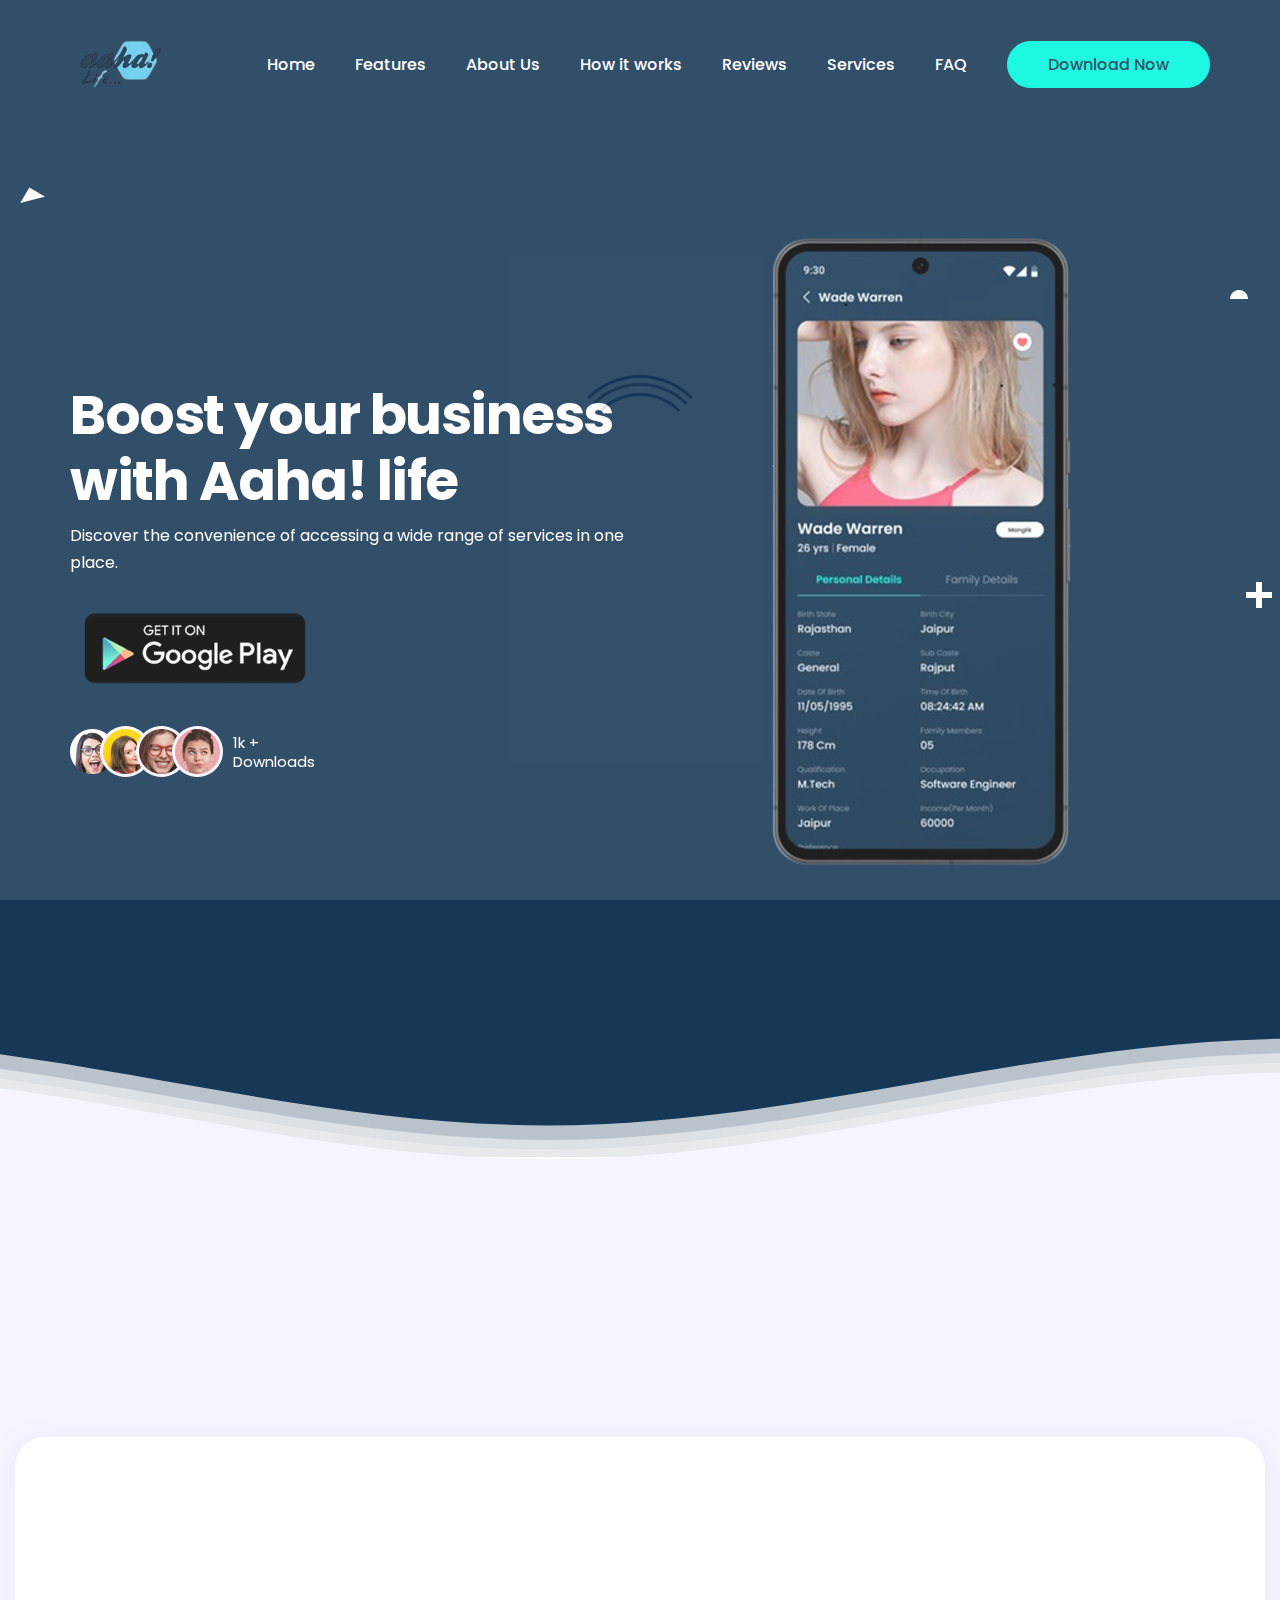
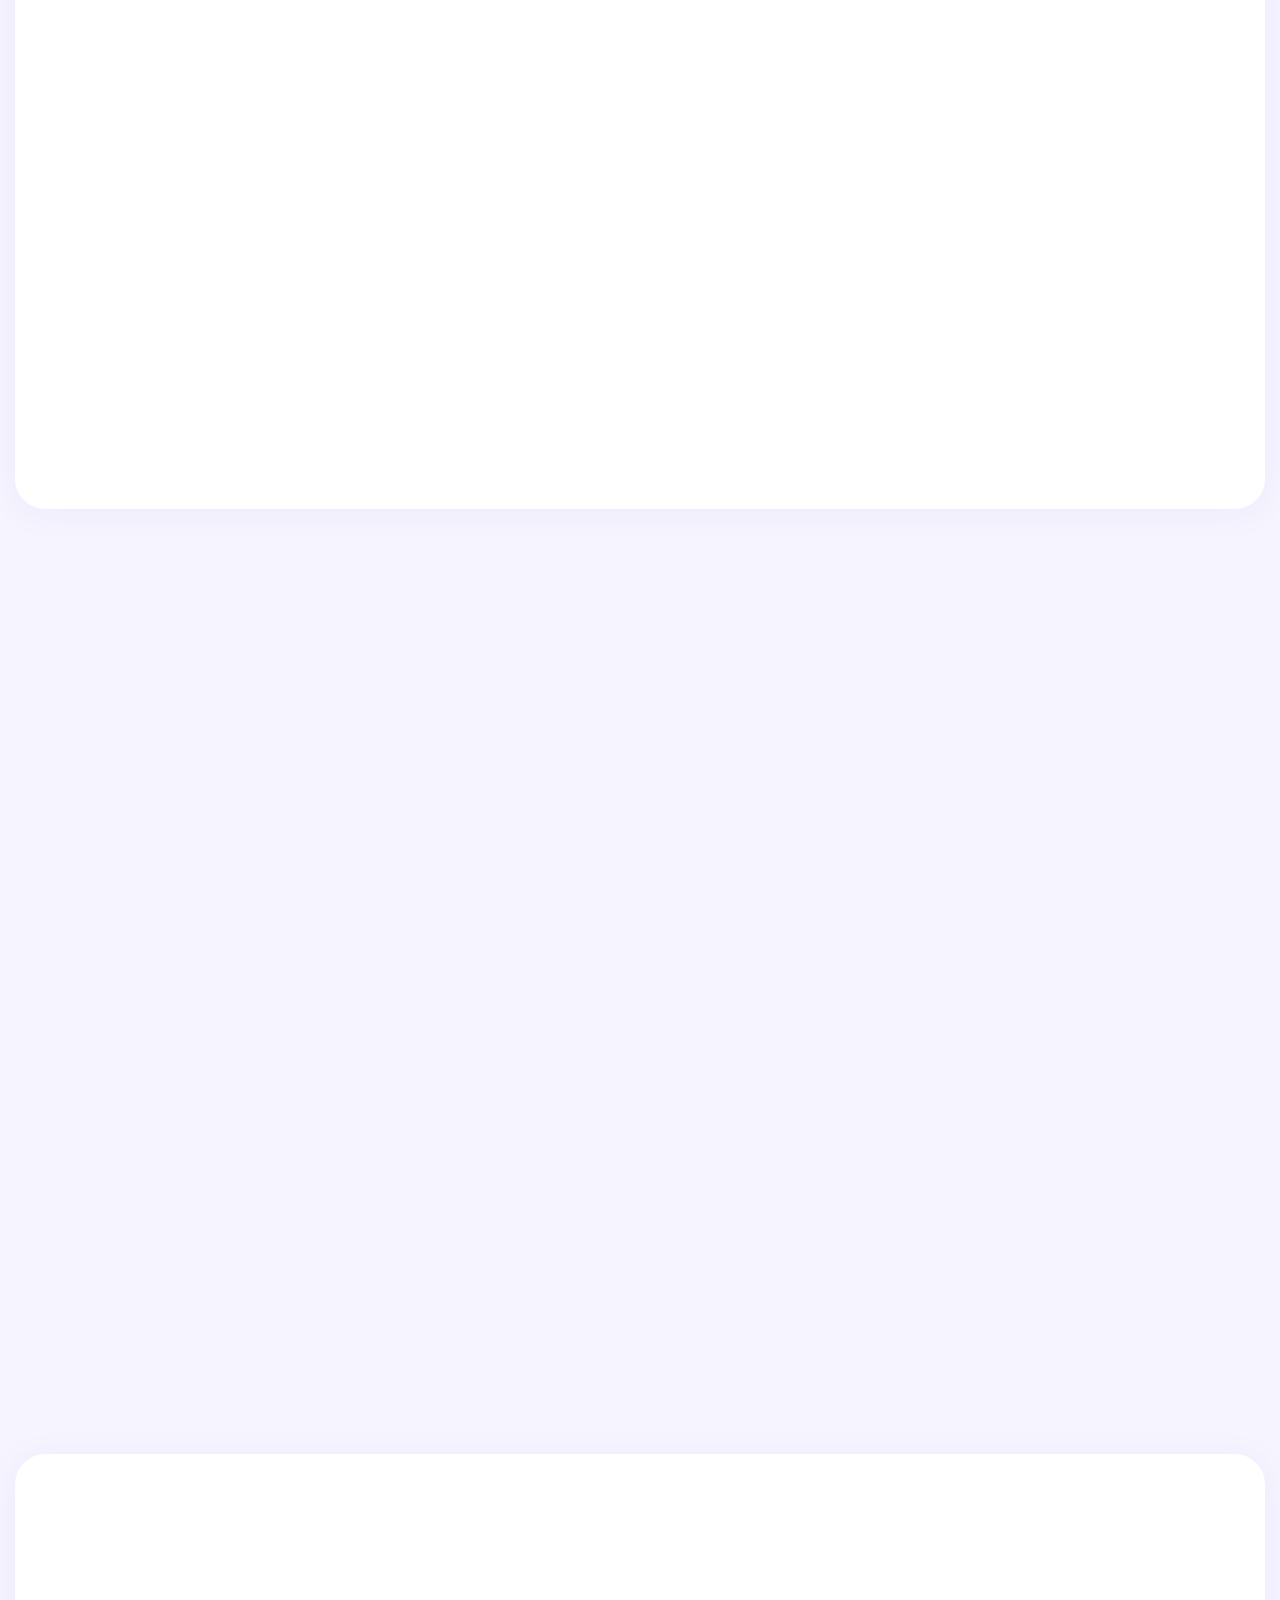
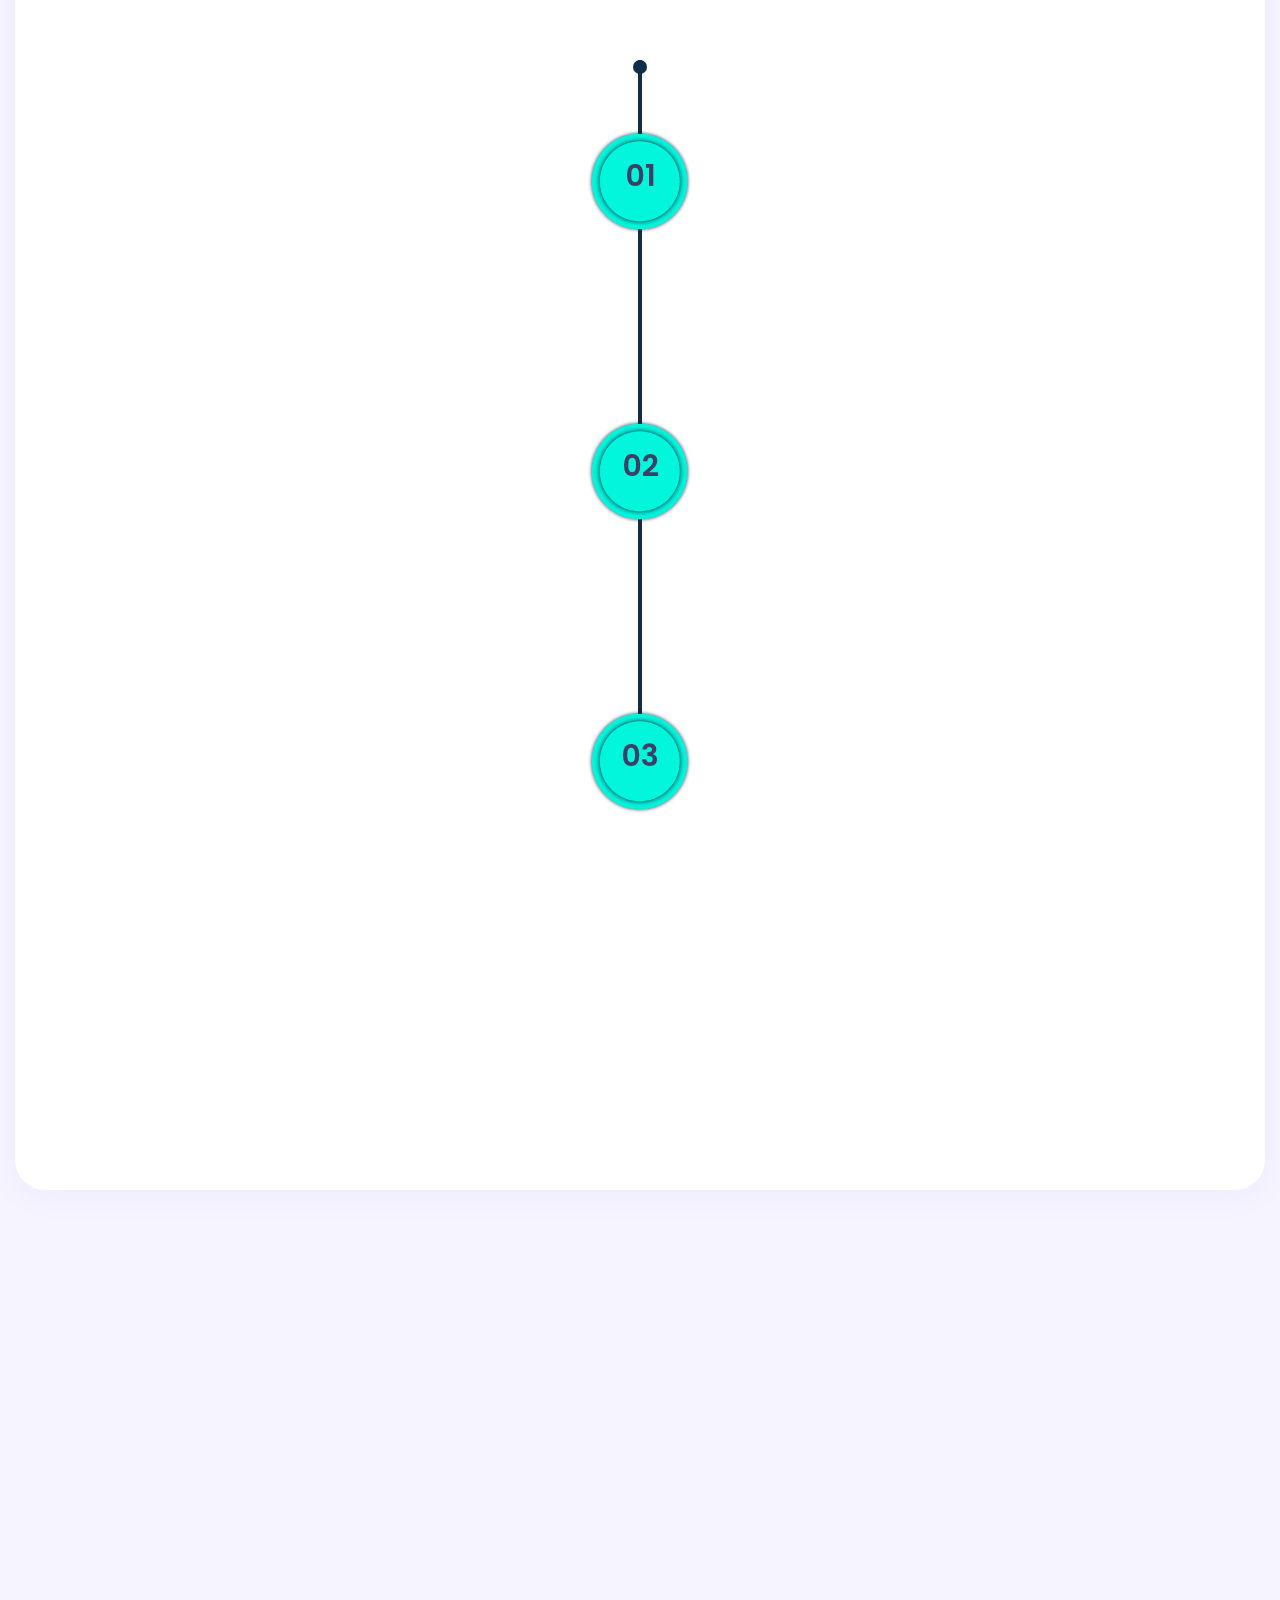
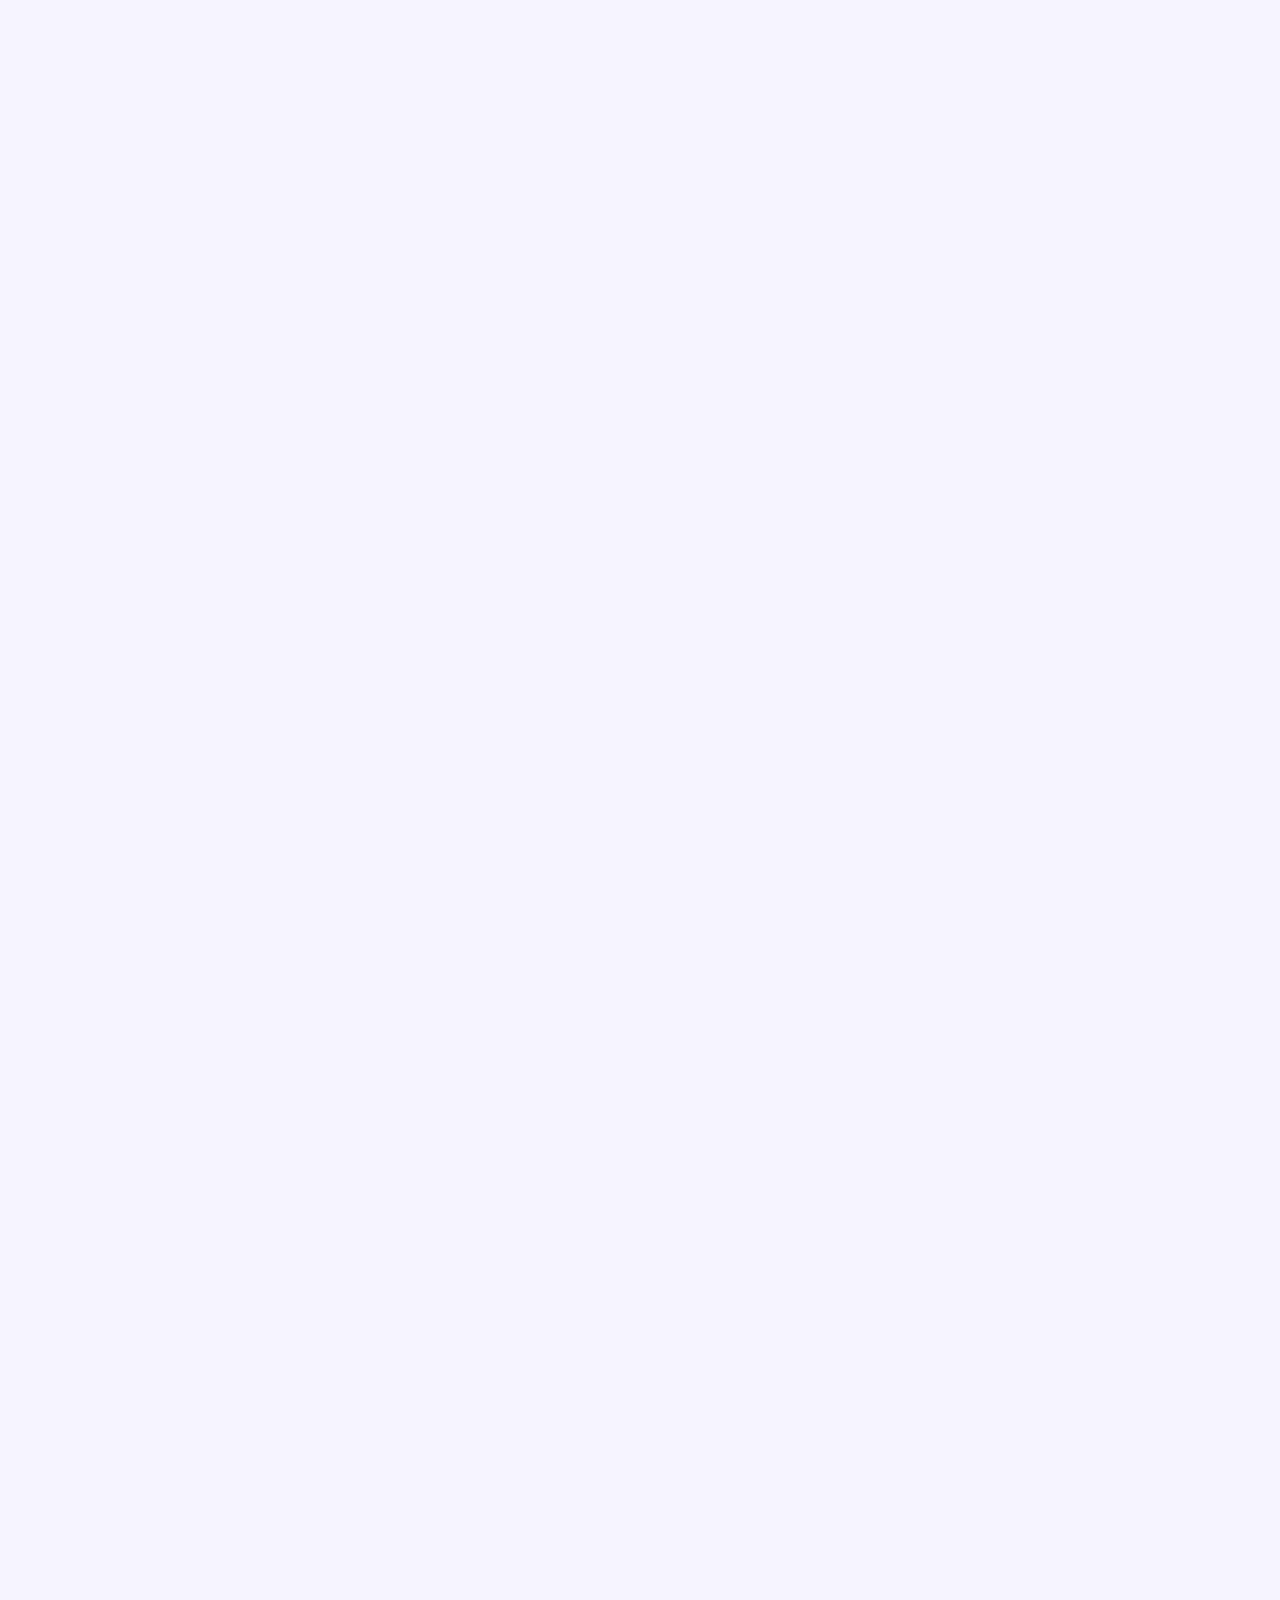
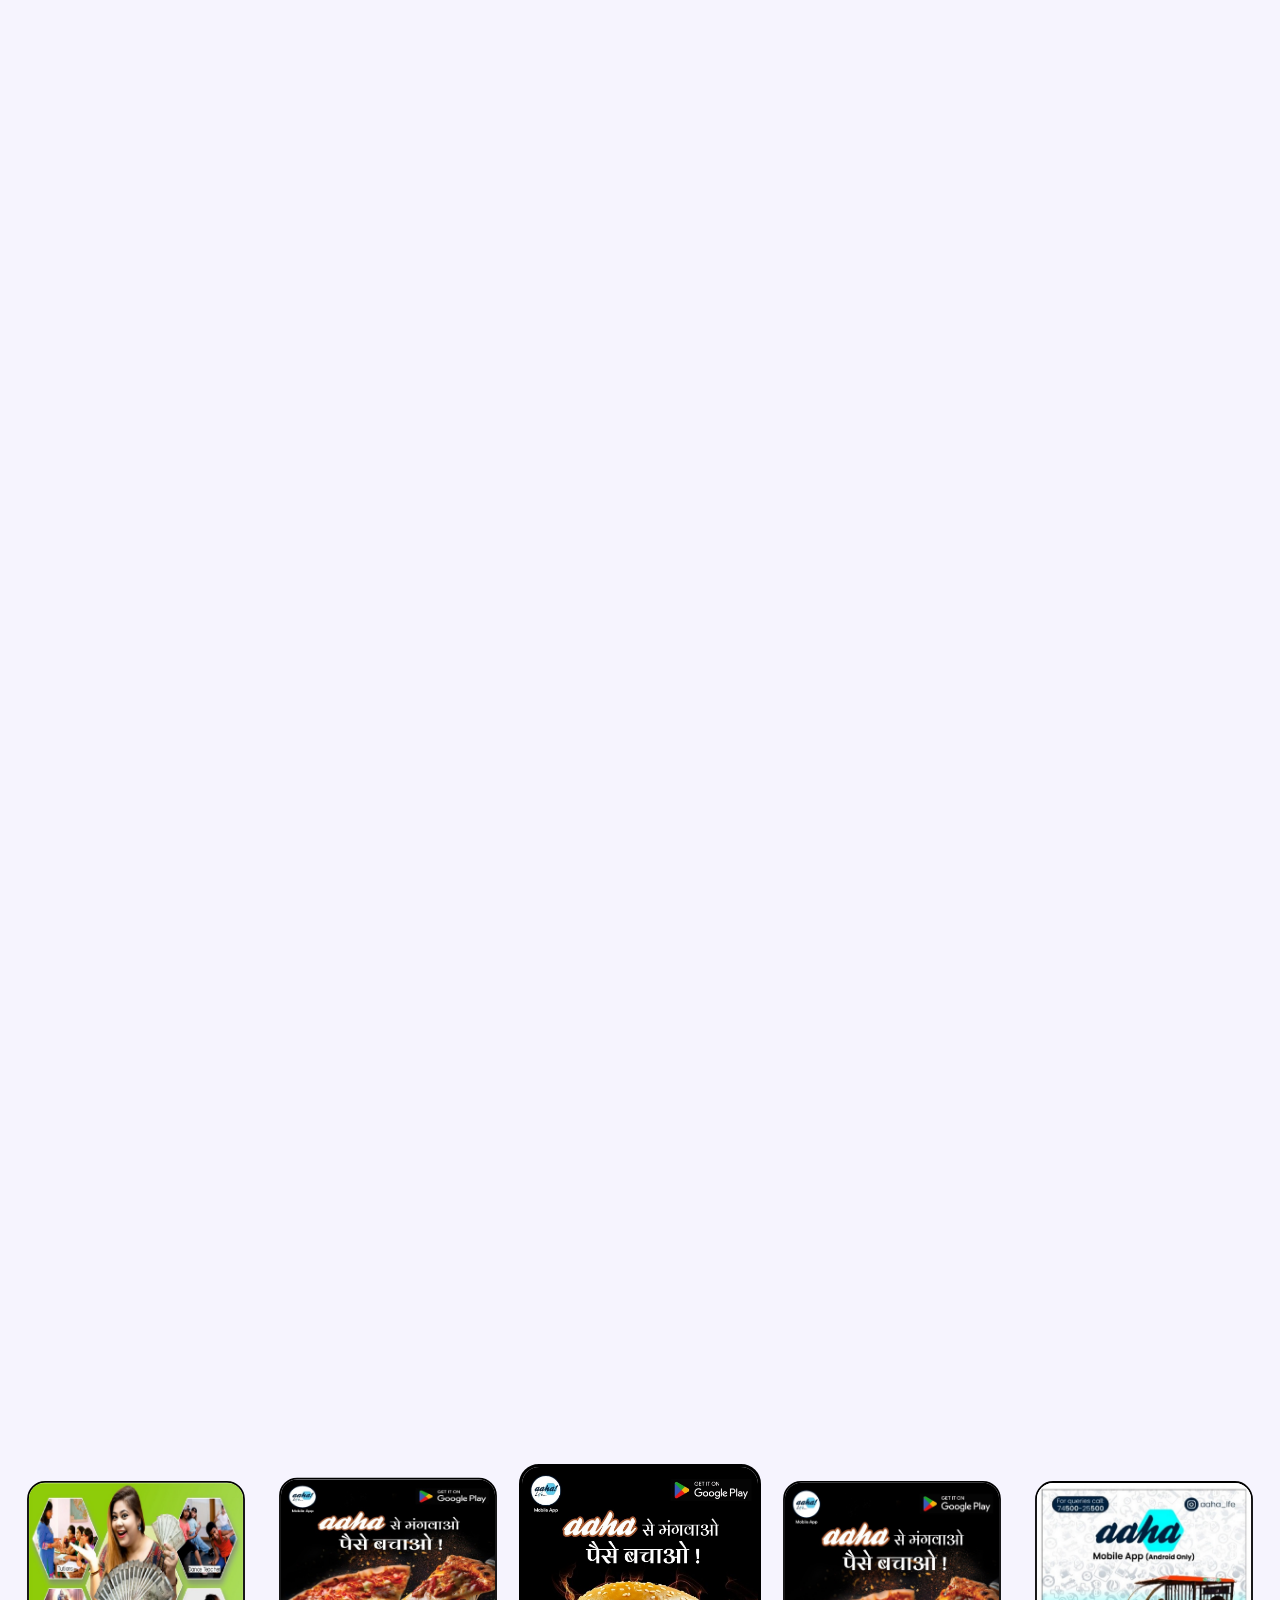
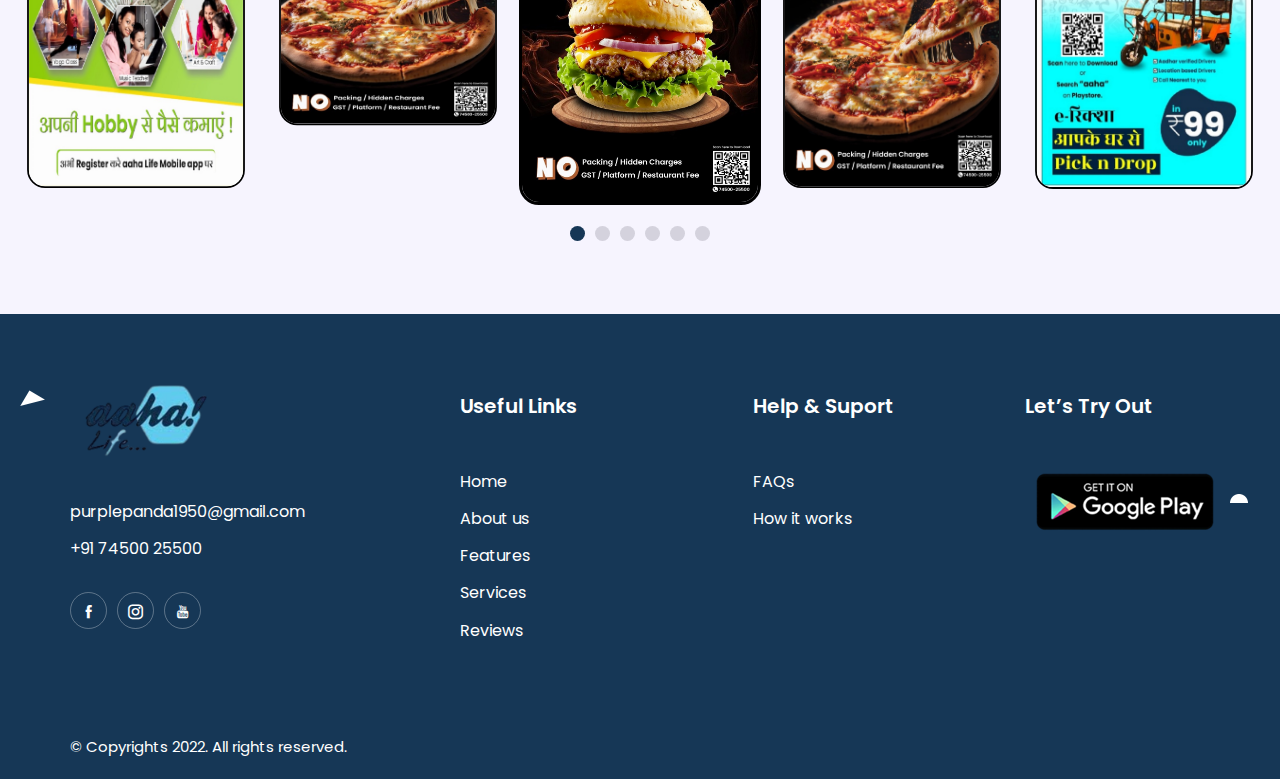
<file: index.html>
<!DOCTYPE html>
<html lang="en">


<!-- Mirrored from kalanidhithemes.com/live-preview/landing-page/apper/all-demo/03-app-landing-page-wave-animation/index.html by HTTrack Website Copier/3.x [XR&CO'2014], Sun, 15 Dec 2024 10:24:09 GMT -->

<head>

  <meta charset="UTF-8">
  <meta http-equiv="X-UA-Compatible" content="IE=edge">
  <meta name="viewport" content="width=device-width, initial-scale=1.0">
  <title>APPER:: App Landing Page</title>

  <!-- icofont-css-link -->
  <link rel="stylesheet" href="css/icofont.min.css">
  <!-- Owl-Carosal-Style-link -->
  <link rel="stylesheet" href="css/owl.carousel.min.css">
  <!-- Bootstrap-Style-link -->
  <link rel="stylesheet" href="css/bootstrap.min.css">
  <!-- Aos-Style-link -->
  <link rel="stylesheet" href="css/aos.css">
  <!-- Coustome-Style-link -->
  <link rel="stylesheet" href="css/style.css">
  <!-- Responsive-Style-link -->
  <link rel="stylesheet" href="css/responsive.css">
  <!-- waveanimation-Style-link -->
  <link rel="stylesheet" href="css/wave-animation-style.css">
  <!-- Favicon -->
  <link rel="shortcut icon" href="./images/favicon.png" type="image/x-icon">

</head>

<body>

  <!-- Page-wrapper-Start -->
  <div class="page_wrapper">

    <!-- Preloader -->
    <div id="preloader">
      <div id="loader"></div>
    </div>

    <!-- Header Start -->
    <header>
      <!-- container start -->
      <div class="container">
        <!-- navigation bar -->
        <nav class="navbar navbar-expand-lg">
          <a class="navbar-brand" href="#">
            <img src="./images/logo.png" alt="image">
          </a>
          <button class="navbar-toggler" type="button" data-toggle="collapse" data-target="#navbarSupportedContent"
            aria-controls="navbarSupportedContent" aria-expanded="false" aria-label="Toggle navigation">
            <span class="navbar-toggler-icon">
              <!-- <i class="icofont-navigation-menu ico_menu"></i> -->
              <div class="toggle-wrap">
                <span class="toggle-bar"></span>
              </div>
            </span>
          </button>

          <div class="collapse navbar-collapse" id="navbarSupportedContent">
            <ul class="navbar-nav ml-auto">
              <!-- secondery menu start -->
              <li class="nav-item has_dropdown">
                <a class="nav-link" href="#">Home</a>
              </li>
              <!-- secondery menu end -->
              <li class="nav-item">
                <a class="nav-link" href="#features">Features</a>
              </li>
              <li class="nav-item ">
                <a class="nav-link" href="#Aboutus">About Us</a>
              </li>
              <li class="nav-item">
                <a class="nav-link" href="#how_it_work">How it works</a>
              </li>
              <!-- secondery menu start -->
            
              <!-- secondery menu end -->
              <!-- secondery menu start -->
              <li class="nav-item ">
                <a class="nav-link" href="#Reviews">Reviews</a>
              </li>
              <!-- secondery menu end -->

              <li class="nav-item">
                <a class="nav-link" href="#Services">Services</a>
              </li>

              <!-- secondery menu start -->
              <li class="nav-item ">
                <a class="nav-link" href="#FAQ">FAQ</a>
              </li>
              <!-- secondery menu end -->
              <li class="nav-item">
                <a class="nav-link dark_btn" href="https://play.google.com/store/apps/details?id=com.ahaa.life.android&pcampaignid=web_share">Download Now</a>
              </li>
            </ul>
          </div>
        </nav>
        <!-- navigation end -->
      </div>
      <!-- container end -->
    </header>

    <!-- Banner-Section-Start -->
    <section class="banner_section">
      <!-- container start -->
      <div class="container">
        <!-- row start -->
        <div class="row">
          <!-- shape animation  -->
          <span class="banner_shape1"> <img src="./images/banner-shape1.png" alt="image"> </span>
          <span class="banner_shape2"> <img src="./images/banner-shape2.png" alt="image"> </span>
          <span class="banner_shape3"> <img src="./images/banner-shape3.png" alt="image"> </span>
          <div class="col-lg-6 col-md-12" data-aos="fade-right" data-aos-duration="1500">
            <!-- banner text -->
            <div class="banner_text">
              <!-- h1 -->
              <h1>Boost your business with Aaha! life</h1>
              <!-- p -->
              <p>Discover the convenience of accessing a wide range of services in one place.
              </p>
            </div>
            <!-- app buttons -->
            <ul class="app_btn">
              <a href="https://play.google.com/store/apps/details?id=com.ahaa.life.android&pcampaignid=web_share">
                <img src="./images/g-play2.png" alt="image">
              </a>
            </ul>

            <!-- users -->
            <div class="used_app">
              <ul>
                <li><img src="./images/used01.png" alt="image"></li>
                <li><img src="./images/used02.png" alt="image"></li>
                <li><img src="./images/used03.png" alt="image"></li>
                <li><img src="./images/used04.png" alt="image"></li>
              </ul>
              <p>1k + <br> Downloads</p>
            </div>
          </div>

          <!-- banner slides start -->
          <div class="col-lg-6 col-md-12" data-aos="fade-in" data-aos-duration="1500">
            <div class="banner_image">
              <img class="moving_animation" src="./images/AahaImage/img (1).png" alt="image">
            </div>
          </div>
          <!-- banner slides end -->

        </div>
        <!-- row end -->
      </div>
      <!-- container end -->

      <!-- wave animation start -->
      <div>
        <svg class="waves" xmlns="http://www.w3.org/2000/svg" xmlns:xlink="http://www.w3.org/1999/xlink"
          viewBox="0 24 150 28" preserveAspectRatio="none" shape-rendering="auto">
          <defs>
            <path id="gentle-wave" d="M-160 44c30 0 58-18 88-18s 58 18 88 18 58-18 88-18 58 18 88 18 v44h-352z" />
          </defs>
          <g class="parallax">
            <use xlink:href="#gentle-wave" x="48" y="0" fill="rgba(255,255,255,0.7" />
            <use xlink:href="#gentle-wave" x="48" y="3" fill="rgba(255,255,255,0.5)" />
            <use xlink:href="#gentle-wave" x="48" y="5" fill="rgba(255,255,255,0.3)" />
            <use xlink:href="#gentle-wave" x="48" y="7" fill="#f6f4fe" />
          </g>
        </svg>
      </div>
      <!-- wave animation end -->

    </section>
    <!-- Banner-Section-end -->



    <!-- Features-Section-Start -->
    <section class="row_am features_section" id="features">
      <!-- container start -->
      <div class="container">
        <div class="section_title" data-aos="fade-up" data-aos-duration="1500" data-aos-delay="100">
          <!-- h2 -->
          <h2><span>Features</span> that makes app different!</h2>
          <!-- p -->
          <p>With a secure and user-friendly app, all your essential services are just a tap away. Simplify your life by accessing everything you need in one place, from daily tasks to business solutions. </p>
        </div>
        <div class="feature_detail">
          <!-- feature box left -->
          <div class="left_data feature_box">

            <!-- feature box -->
            <div class="data_block" data-aos="fade-right" data-aos-duration="1500">
              <div class="icon">
                <img src="./images/feature (4).png" alt="image">
              </div>
              <div class="text">
                <h4>Secure App</h4>
                <p>Ensure your privacy with advanced security features, keeping your data safe and protected.</p>
              </div>
            </div>

            <!-- feature box -->
            <div class="data_block" data-aos="fade-right" data-aos-duration="1500">
              <div class="icon">
                <img src="./images/feature (3).png" alt="image">
              </div>
              <div class="text">
                <h4>All-in-One Service Platform</h4>
                <p> Access essential services like delivery, home assistance, and more in one place.</p>
              </div>
            </div>
          </div>

          <!-- feature box right -->
          <div class="right_data feature_box">

            <!-- feature box -->
            <div class="data_block" data-aos="fade-left" data-aos-duration="1500">
              <div class="icon">
                <img src="./images/feature (2).png" alt="image">
              </div>
              <div class="text">
                <h4>User-Friendly</h4>
                <p>Easy to use with a simple design for a smooth and enjoyable experience.</p>
              </div>
            </div>

            <!-- feature box -->
            <div class="data_block" data-aos="fade-left" data-aos-duration="1500">
              <div class="icon">
                <img src="./images/feature (1).png" alt="image">
              </div>
              <div class="text">
                <h4>24-7 Support</h4>
                <p>Access customer support anytime, day or night, for quick assistance and resolution of issues.</p>
              </div>
            </div>

          </div>
          <!-- feature image -->
          <div class="feature_img" data-aos="fade-up" data-aos-duration="1500" data-aos-delay="100">
            <img src="./images/AahaImage/img (5).png" alt="image">
          </div>
        </div>
      </div>
      <!-- container end -->
    </section>
    <!-- Features-Section-end -->

    <!-- About-App-Section-Start -->
    <section id="Aboutus" class="row_am about_app_section">
      <!-- container start -->
      <div class="container">
        <!-- row start -->
        <div class="row">
          <div class="col-lg-6">

            <!-- about images -->
            <div class="about_img" data-aos="fade-in" data-aos-duration="1500">
              <div class="frame_img">
                <img class="moving_position_animatin" src="./images/AahaImage/img (1).png" alt="image">
              </div>
              <div class="screen_img">
                <img class="moving_animation" src="./images/about-screen.png" alt="image">
              </div>
            </div>
          </div>
          <div class="col-lg-6">

            <!-- about text -->
            <div class="about_text">
              <div class="section_title" data-aos="fade-up" data-aos-duration="1500" data-aos-delay="100">

                <!-- h2 -->
                <h2>Some awesome words <span>about Aaha life app.</span></h2>

                <!-- p -->
                <p>
                  Aaha Life App provides a range of services for our customers, including property management, reliable delivery, and more, all designed to simplify daily life and enhance convenience.
                </p>
              </div>

              <!-- UL -->
              <ul class="app_statstic" id="counter" data-aos="fade-in" data-aos-duration="1500">
                <li>
                  <div class="icon">
                    <img src="./images/about (4).png" alt="image">
                  </div>
                  <div class="text">
                    <p><span class="counter-value" data-count="1">0</span><span>k+</span></p>
                    <p>Download</p>
                  </div>
                </li>
                <li>
                  <div class="icon">
                    <img src="./images/about (3).png" alt="image">
                  </div>
                  <div class="text">
                    <p><span class="counter-value" data-count="800">0 </span><span>+</span></p>
                    <p>Users</p>
                  </div>
                </li>
                <li>
                  <div class="icon">
                    <img src="./images/about (2).png" alt="image">
                  </div>
                  <div class="text">
                    <p><span class="counter-value" data-count="100">1500</span><span>+</span></p>
                    <p>Reviews</p>
                  </div>
                </li>
                <li>
                  <div class="icon">
                    <img src="./images/about (1).png" alt="image">
                  </div>
                  <div class="text">
                    <p><span class="counter-value" data-count="100">0</span><span>+</span></p>
                    <p>Business Connected</p>
                  </div>
                </li>
              </ul>
              <!-- UL end -->
              <a href="https://play.google.com/store/apps/details?id=com.ahaa.life.android&pcampaignid=web_share" class="btn puprple_btn" data-aos="fade-in" data-aos-duration="1500">START FREE
                TRIAL</a>
            </div>
          </div>
        </div>
        <!-- row end -->
      </div>
      <!-- container end -->
    </section>
    <!-- About-App-Section-end -->

    <!-- How-It-Workes-Section-Start -->
    <section class="row_am how_it_works" id="how_it_work">
      <!-- container start -->
      <div class="container">
        <div class="how_it_inner">
          <div class="section_title" data-aos="fade-up" data-aos-duration="1500" data-aos-delay="300">
            <!-- h2 -->
            <h2><span>How it works</span> - 3 easy steps</h2>
            <!-- p -->
            <p>Lorem Ipsum is simply dummy text of the printing and typese tting <br> indus orem Ipsum has beenthe
              standard dummy.</p>
          </div>
          <div class="step_block">
            <!-- UL -->
            <ul>
              <!-- step -->
              <li>
                <div class="step_text" data-aos="fade-right" data-aos-duration="1500">
                  <h4>Download app</h4>
                  <div class="app_icon">
                    <a href="https://play.google.com/store/apps/details?id=com.ahaa.life.android&pcampaignid=web_share"><i class="icofont-brand-android-robot"></i></a>
                  </div>
                  <p>Download App either for Windows, Mac or Android</p>
                </div>
                <div class="step_number">
                  <h3>01</h3>
                </div>
                <div class="step_img" data-aos="fade-left" data-aos-duration="1500">
                  <img src="./images/download_app.jpg" alt="image">
                </div>
              </li>

              <!-- step -->
              <li>
                <div class="step_text" data-aos="fade-left" data-aos-duration="1500">
                  <h4>Create account</h4>
                  <span>14 days free trial</span>
                  <p>Sign up free for App account. One account for all devices.</p>
                </div>
                <div class="step_number">
                  <h3>02</h3>
                </div>
                <div class="step_img" data-aos="fade-right" data-aos-duration="1500">
                  <img src="./images/create_account.jpg" alt="image">
                </div>
              </li>

              <!-- step -->
              <li>
                <div class="step_text" data-aos="fade-right" data-aos-duration="1500">
                  <h4>It’s done, enjoy the app</h4>
                  <span>Have any questions check our <a href="#">FAQs</a></span>
                  <p>Get most amazing app experience,Explore and share the app</p>
                </div>
                <div class="step_number">
                  <h3>03</h3>
                </div>
                <div class="step_img" data-aos="fade-left" data-aos-duration="1500">
                  <img src="./images/enjoy_app.jpg" alt="image">
                </div>
              </li>
            </ul>
          </div>
        </div>

      </div>
      <!-- container end -->
    </section>
    <!-- How-It-Workes-Section-end -->

    <!-- Testimonial-Section start -->
    <section id="Reviews" class="row_am testimonial_section">
      <!-- container start -->
      <div class="container">
        <div class="section_title" data-aos="fade-up" data-aos-duration="1500" data-aos-delay="300">
          <!-- h2 -->
          <h2>What our <span>customer say</span></h2>
          <!-- p -->
        </div>
        <div class="testimonial_block" data-aos="fade-in" data-aos-duration="1500">
          <div id="testimonial_slider" class="owl-carousel owl-theme">
            <!-- user 1 -->
            <div class="item">
              <div class="testimonial_slide_box">
                <div class="rating">
                  <span><i class="icofont-star"></i></span>
                  <span><i class="icofont-star"></i></span>
                  <span><i class="icofont-star"></i></span>
                  <span><i class="icofont-star"></i></span>
                  <span><i class="icofont-star"></i></span>
                </div>
                <p class="review">
                  “ Awesome and usefull App with a great idea. And with very simple interface. Easy to understand.”
                </p>
                <div class="testimonial_img">
                  <img src="./images/R.png" alt="image">
                </div>
                <h3>Rakesh Kumar</h3>
              </div>
            </div>

            <!-- user 2 -->
            <div class="item">
              <div class="testimonial_slide_box">
                <div class="rating">
                  <span><i class="icofont-star"></i></span>
                  <span><i class="icofont-star"></i></span>
                  <span><i class="icofont-star"></i></span>
                  <span><i class="icofont-star"></i></span>
                  <span><i class="icofont-star"></i></span>
                </div>
                <p class="review">
                  “It is a great platform for all needs to fulfill... ”
                </p>
                <div class="testimonial_img">
                  <img src="./images/V.png" alt="image">
                </div>
                <h3>Virender Kumar</h3>
              </div>
            </div>

            <!-- user 3 -->
            <div class="item">
              <div class="testimonial_slide_box">
                <div class="rating">
                  <span><i class="icofont-star"></i></span>
                  <span><i class="icofont-star"></i></span>
                  <span><i class="icofont-star"></i></span>
                  <span><i class="icofont-star"></i></span>
                  <span><i class="icofont-star"></i></span>
                </div>
                <p class="review">
                  “ Amazing app. Highly recommended ”
                </p>
                <div class="testimonial_img">
                  <img src="./images/A.png" alt="image">
                </div>
                <h3>Abha Tank</h3>
              </div>

            </div>
          </div>

          <!-- total review -->
          <div class="total_review">
            <div class="rating">
              <span><i class="icofont-star"></i></span>
              <span><i class="icofont-star"></i></span>
              <span><i class="icofont-star"></i></span>
              <span><i class="icofont-star"></i></span>
              <span><i class="icofont-star"></i></span>
              <p>5.0 / 5.0</p>
            </div>
          </div>

          <!-- avtar faces -->
          <div class="avtar_faces">
            <img src="./images/avtar_testimonial.png" alt="image">
          </div>
        </div>
      </div>
      <!-- container end -->
    </section>
    <!-- Testimonial-Section end -->

    <!-- Pricing-Section -->
    <section class="row_am pricing_section" id="Services">
      <!-- container start -->
      <div class="container">
        <div class="section_title" data-aos="fade-up" data-aos-duration="1500" data-aos-delay="300">
          <!-- h2 -->
          <h2>What We <span>Provide</span></h2>
          <!-- p -->
          <p>Aaha Life App offers a variety of services like property management <br> and reliable delivery to make your daily life simple and easy.</p>
        </div>
        <!-- toggle button -->

        <!-- pricing box  monthly start -->
        <div class="pricing_pannel monthly_plan active" data-aos="fade-up" data-aos-duration="1500">
          <!-- row start -->
          <div class="row">
            <!-- pricing box 1 -->
            <div class="col-md-6 col-lg-4">
              <div class="pricing_block">
                <div class="icon">
                  <img src="./images/service (2).png" alt="image">
                </div>
                <span class="price">Jobs</span>
            <p style="padding: 20px;" >Aaha Life offers a variety of job opportunities, helping individuals find meaningful work while contributing to making life easier.</p>
              </div>
            </div>

            <!-- pricing box 2 -->
            <div class="col-md-6 col-lg-4">
              <div class="pricing_block highlited_block">
                <div class="icon">
                  <img src="./images/service (3).png" alt="image">
                </div>
                <span class="price">Health</span>
               <p style="padding: 20px; " >Aaha Life provides health services including ambulance, doctor home visits, nursing care, and more to support your well-being.</p>
              </div>
            </div>

            <!-- pricing box 3 -->
            <div class="col-md-6 col-lg-4">
              <div class="pricing_block">
                <div class="icon">
                  <img src="./images/service (4).png" alt="image">
                </div>
                <span class="price">Automobile</span>
                <p style="padding: 20px;" >Aaha Life offers comprehensive automobile services, including Activa and bike repairs, car washes, spare parts, and company services, ensuring your vehicles stay in top condition</p>
              </div>
            </div>
            <div class="col-md-6 col-lg-4">
              <div class="pricing_block highlited_block">
                <div class="icon">
                  <img src="./images/service (8).png" alt="image">
                </div>
                <span class="price">Shopping</span>
            <p style="padding:20px;" >Aaha Life makes shopping easy by offering a wide range of Categories, from daily essentials to unique items, all at your fingertips.</p>
              </div>
            </div>

            <!-- pricing box 2 -->
            <div class="col-md-6 col-lg-4">
              <div class="pricing_block ">
                <div class="icon">
                  <img src="./images/service (6).png" alt="image">
                </div>
                <span class="price">Property</span>
               <p style="padding: 20px;" >Aaha Life offers a range of property services, including property dealers, properties for sale, and rental options to help you find the perfect space.</p>
              </div>
            </div>

            <!-- pricing box 3 -->
            <div class="col-md-6 col-lg-4">
              <div class="pricing_block highlited_block">
                <div class="icon">
                  <img src="./images/service (7).png" alt="image">
                </div>
                <span class="price">Food</span>
                <p style="padding: 20px;" >Aaha Life offers a variety of food services, including bakery items, restaurant meals, sweets, and more, delivering delicious options to satisfy every craving.</p>
              </div>
            </div>
          </div>
          <!-- row end -->
        </div>
        <!-- pricing box monthly end -->
      </div>
      <!-- container start end -->
    </section>
    <!-- Pricing-Section end -->

    <!-- FAQ-Section start -->
    <section id="FAQ" class="row_am faq_section">
      <!-- container start -->
      <div class="container">
        <div class="section_title" data-aos="fade-up" data-aos-duration="1500" data-aos-delay="300">
          <!-- h2 -->
          <h2><span>FAQ</span> - Frequently Asked Questions</h2>
          <!-- p -->
          <p>Find answers to common questions about Aaha Life services, app usage, and more. We're here to assist you</p>
        </div>
        <!-- faq data -->
        <div class="faq_panel">
          <div class="accordion" id="accordionExample">
            <div class="card" data-aos="fade-up" data-aos-duration="1500">
              <div class="card-header" id="headingOne">
                <h2 class="mb-0">
                  <button type="button" class="btn btn-link active" data-toggle="collapse" data-target="#collapseOne">
                    <i class="icon_faq icofont-plus"></i></i> What services does Aaha Life offer?</button>
                </h2>
              </div>
              <div id="collapseOne" class="collapse show" aria-labelledby="headingOne" data-parent="#accordionExample">
                <div class="card-body">
                  <p>Aaha Life offers a wide range of services including property management, delivery, health services, automobile repairs, shopping, and more, all designed to simplify your life.</p>
                </div>
              </div>
            </div>
            <div class="card" data-aos="fade-up" data-aos-duration="1500">
              <div class="card-header" id="headingTwo">
                <h2 class="mb-0">
                  <button type="button" class="btn btn-link collapsed" data-toggle="collapse"
                    data-target="#collapseTwo"><i class="icon_faq icofont-plus"></i></i> How can I use Aaha Life services?</button>
                </h2>
              </div>
              <div id="collapseTwo" class="collapse" aria-labelledby="headingTwo" data-parent="#accordionExample">
                <div class="card-body">
                  <p>You can access our services through the Aaha Life app, where you can browse, book, and manage various services according to your needs.                  </p>
                </div>
              </div>
            </div>
            <div class="card" data-aos="fade-up" data-aos-duration="1500">
              <div class="card-header" id="headingThree">
                <h2 class="mb-0">
                  <button type="button" class="btn btn-link collapsed" data-toggle="collapse"
                    data-target="#collapseThree"><i class="icon_faq icofont-plus"></i></i>How do I book a service with Aaha Life?</button>
                </h2>
              </div>
              <div id="collapseThree" class="collapse" aria-labelledby="headingThree" data-parent="#accordionExample">
                <div class="card-body">
                  <p>Simply download the Aaha Life app, select the service you need, and follow the easy steps to schedule and book.Simply download the Aaha Life app, select the service you need, and follow the easy steps to schedule and book.</p>
                </div>
              </div>
            </div>
            <div class="card" data-aos="fade-up" data-aos-duration="1500">
              <div class="card-header" id="headingFour">
                <h2 class="mb-0">
                  <button type="button" class="btn btn-link collapsed" data-toggle="collapse"
                    data-target="#collapseFour"><i class="icon_faq icofont-plus"></i></i>How can I contact Aaha Life for support?</button>
                </h2>
              </div>
              <div id="collapseFour" class="collapse" aria-labelledby="headingFour" data-parent="#accordionExample">
                <div class="card-body">
                  <p>You can reach our support team through the app, website, or by calling our customer service number for assistance with any issues.</p>
                </div>
              </div>
            </div>
          </div>
        </div>
      </div>
      <!-- container end -->
    </section>
    <!-- FAQ-Section end -->

    <!-- Download-Free-App-section-Start  -->
    <section class="row_am free_app_section" id="getstarted">
      <!-- container start -->
      <div class="container">
        <div class="free_app_inner" data-aos="fade-in" data-aos-duration="1500" data-aos-delay="100">
          <!-- row start -->
          <div class="row">
            <!-- content -->
            <div class="col-md-6">
              <div class="free_text">
                <div class="section_title">
                  <h2>Get the Aaha Life app on the Play Store Now! </h2>
                  <p>Download the Aaha Life app from the Play Store today and unlock a world of convenience. With easy access to our wide range of services, including delivery, property management, health, shopping, and more, the app is designed to simplify your life. Get started now and experience hassle-free service.</p>
                </div>
                <ul class="app_btn">
                  <a href="https://play.google.com/store/apps/details?id=com.ahaa.life.android&pcampaignid=web_share">
                      <img src="./images/g-play2.png" alt="image">
                    </a>
                    </ul>
              </div>
            </div>

            <!-- images -->
            <div class="col-md-6">
              <div class="free_img">
                <img src="./images/download-screen01.png" alt="image">
                <img class="mobile_mockup" src="./images/download-screen02.png" alt="image">
              </div>
            </div>
          </div>
          <!-- row end -->
        </div>
      </div>
      <!-- container end -->
    </section>
    <!-- Download-Free-App-section-end  -->
    <!-- Beautifull-interface-Section start -->
    <section class="row_am interface_section">
      <!-- container start -->
      <div class="container-fluid">
        <div class="section_title" data-aos="fade-up" data-aos-duration="1500" data-aos-delay="300">
          <!-- h2 -->
          <h2>Services we provide <span>for our customer</span></h2>
          <!-- p -->
            <p>Aaha Life App provides a range of services for our customers, including property management, reliable delivery,<br> and more, all designed to simplify daily life and enhance convenience.</p>
        </div>

        <!-- screen slider start -->
        <div class="screen_slider">
          <div id="screen_slider" class="owl-carousel owl-theme">
            <div class="item">
              <div class="screen_frame_img">
                <img src="./images/AahaImage/s1.jpg" alt="image">
              </div>
            </div>
            <div class="item">
              <div class="screen_frame_img">
                <img src="./images/AahaImage/s2.jpg" alt="image">
              </div>
            </div>
            <div class="item">
              <div class="screen_frame_img">
                <img src="./images/AahaImage/s3.jpg" alt="image">
              </div>
            </div>
            <div class="item">
              <div class="screen_frame_img">
                <img src="./images/AahaImage/s5.jpg" alt="image">
              </div>
            </div>
            <div class="item">
              <div class="screen_frame_img">
                <img src="./images/AahaImage/s6.jpg" alt="image">
              </div>
            </div>
            <div class="item">
              <div class="screen_frame_img">
                <img src="./images/AahaImage/s8.jpg" alt="image">
              </div>
            </div>
          </div>
        </div>
        <!-- screen slider end -->
      </div>
      <!-- container end -->
    </section>
    <!-- Beautifull-interface-Section end -->




    <!-- Footer-Section start -->
    <footer>
      <div class="top_footer" id="contact">
        <!-- container start -->
        <div class="container">
          <!-- row start -->
          <div class="row">
            <span class="banner_shape1"> <img src="./images/banner-shape1.png" alt="image"> </span>
            <span class="banner_shape2"> <img src="./images/banner-shape2.png" alt="image"> </span>
            <span class="banner_shape3"> <img src="./images/banner-shape3.png" alt="image"> </span>
            <!-- footer link 1 -->
            <div class="col-lg-4 col-md-6 col-12">
              <div class="abt_side">
                <div class="logo"> <img src="./images/logo.png" alt="image"></div>
                <ul>
                  <li><a href="#">purplepanda1950@gmail.com</a></li>
                  <li><a href="#">+91 74500 25500</a></li>
                </ul>
                <ul class="social_media">
                  <li><a href="https://www.facebook.com/aahaApp/"><i class="icofont-facebook"></i></a></li>
                  <li><a href="https://www.instagram.com/aaha_life/"><i class="icofont-instagram"></i></a></li>
                  <li><a href="https://www.youtube.com/@aaha_life"><i class="icofont-youtube"></i></a></li>
                </ul>
              </div>
            </div>

            <!-- footer link 2 -->
            <div class="col-lg-3 col-md-6 col-12">
              <div class="links">
                <h3>Useful Links</h3>
                <ul>
                  <li><a href="#">Home</a></li>
                  <li><a href="#About">About us</a></li>
                  <li><a href="#features">Features</a></li>
                  <li><a href="#Services">Services</a></li>
                  <li><a href="#Reviews">Reviews</a></li>
                </ul>
              </div>
            </div>

            <!-- footer link 3 -->
            <div class="col-lg-3 col-md-6 col-12">
              <div class="links">
                <h3>Help & Suport</h3>
                <ul>
                  <li><a href="#FAQ">FAQs</a></li>
                  <li><a href="#how_it_work">How it works</a></li>
                </ul>
              </div>
            </div>

            <!-- footer link 4 -->
            <div class="col-lg-2 col-md-6 col-12">
              <div class="try_out">
                <h3>Let’s Try Out</h3>
                <ul class="app_btn">
                    <a href="https://play.google.com/store/apps/details?id=com.ahaa.life.android&pcampaignid=web_share">
                      <img src="./images/g-play3.png" alt="image">
                    </a>
                </ul>
              </div>
            </div>
          </div>
          <!-- row end -->
        </div>
        <!-- container end -->
      </div>

      <!-- last footer -->
      <div class="bottom_footer">
        <!-- container start -->
        <div class="container">
          <!-- row start -->
          <div class="row">
            <div class="col-md-6">
              <p>© Copyrights 2022. All rights reserved.</p>
            </div>
          </div>
          <!-- row end -->
        </div>
        <!-- container end -->
      </div>

      <!-- go top button -->
      <div class="go_top">
        <span><img src="./images/go_top.png" alt="image"></span>
      </div>
    </footer>
    <!-- Footer-Section end -->

    <div class="purple_backdrop"></div>

  </div>
  <!-- Page-wrapper-End -->

  <!-- Jquery-js-Link -->
  <script src="js/jquery.js"></script>
  <!-- owl-js-Link -->
  <script src="js/owl.carousel.min.js"></script>
  <!-- bootstrap-js-Link -->
  <script src="js/bootstrap.min.js"></script>
  <!-- aos-js-Link -->
  <script src="js/aos.js"></script>
  <!-- main-js-Link -->
  <script src="js/main.js"></script>

</body>


<!-- Mirrored from kalanidhithemes.com/live-preview/landing-page/apper/all-demo/03-app-landing-page-wave-animation/index.html by HTTrack Website Copier/3.x [XR&CO'2014], Sun, 15 Dec 2024 10:24:45 GMT -->

</html>
</file>
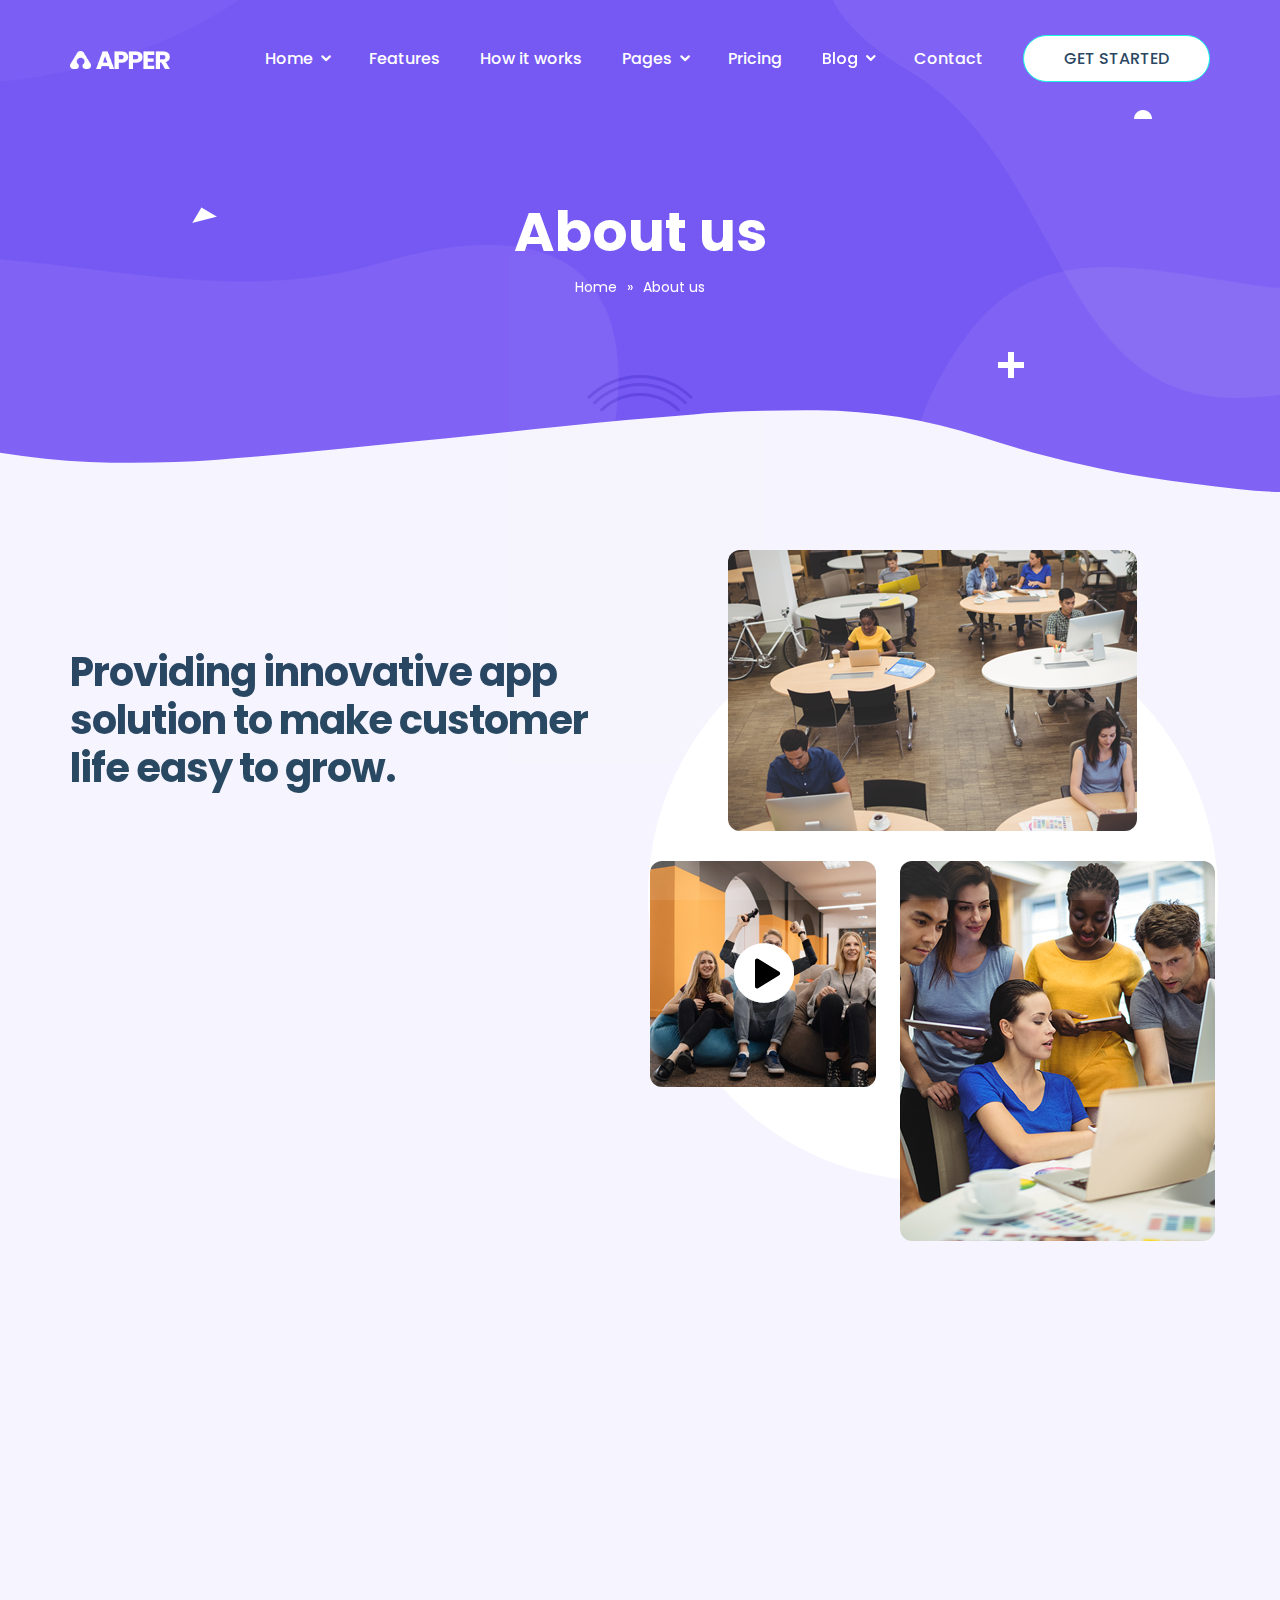
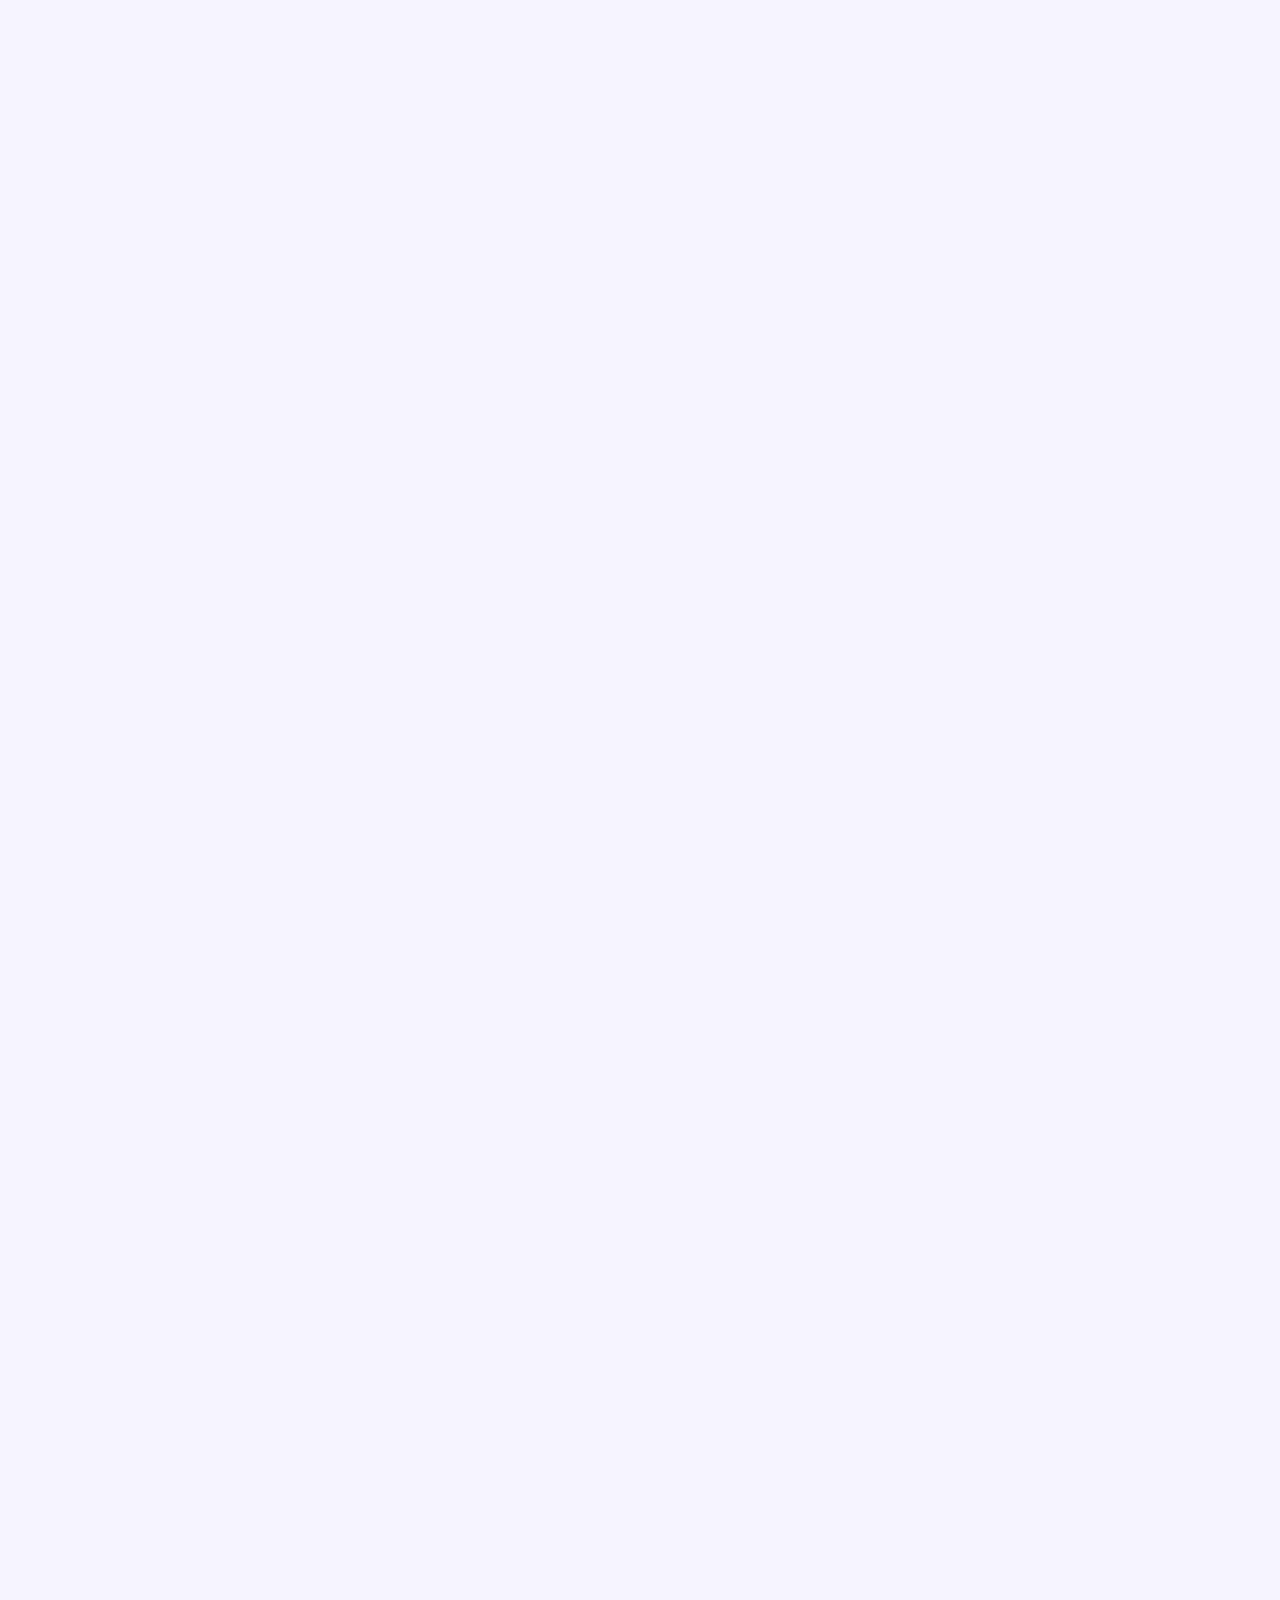
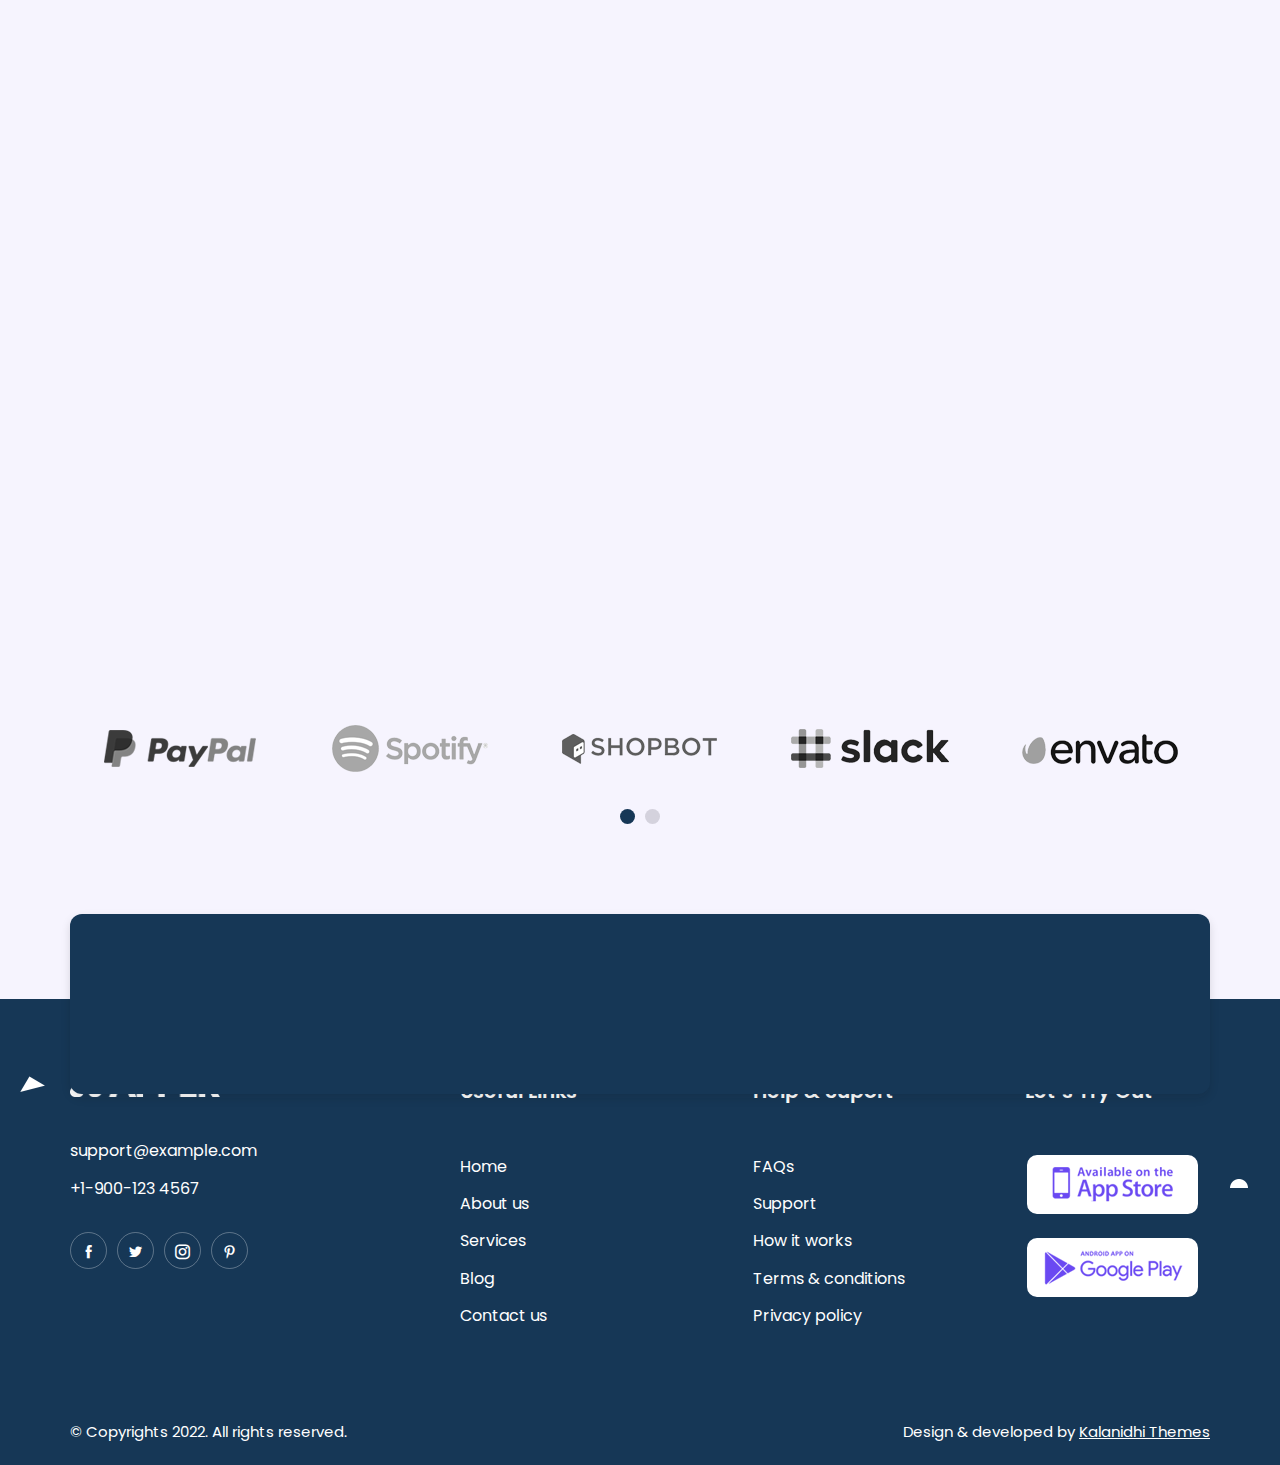
<file: about.html>
<!DOCTYPE html>
<html lang="en">


<!-- Mirrored from kalanidhithemes.com/live-preview/landing-page/apper/all-demo/03-app-landing-page-wave-animation/about.html by HTTrack Website Copier/3.x [XR&CO'2014], Sun, 15 Dec 2024 10:25:13 GMT -->
<head>

  <meta charset="UTF-8">
  <meta http-equiv="X-UA-Compatible" content="IE=edge">
  <meta name="viewport" content="width=device-width, initial-scale=1.0">
  <title>About Us</title>

  <!-- icofont-css-link -->
  <link rel="stylesheet" href="css/icofont.min.css">
  <!-- Owl-Carosal-Style-link -->
  <link rel="stylesheet" href="css/owl.carousel.min.css">
  <!-- Bootstrap-Style-link -->
  <link rel="stylesheet" href="css/bootstrap.min.css">
  <!-- Aos-Style-link -->
  <link rel="stylesheet" href="css/aos.css">
  <!-- Coustome-Style-link -->
  <link rel="stylesheet" href="css/style.css">
  <!-- Responsive-Style-link -->
  <link rel="stylesheet" href="css/responsive.css">
  <!-- Favicon -->
  <link rel="shortcut icon" href="images/favicon.png" type="image/x-icon">

</head>

<body>

  <!-- Page-wrapper-Start -->
  <div class="page_wrapper">

    <!-- Preloader -->
    <div id="preloader">
      <div id="loader"></div>
    </div>

    <!-- Header Start -->
    <header class="white_header">
      <!-- container start -->
      <div class="container">
        <!-- navigation bar -->
        <nav class="navbar navbar-expand-lg">
           <a class="navbar-brand" href="index.html">
            <img src="images/footer_logo.png" alt="image">
          </a>
          <button class="navbar-toggler" type="button" data-toggle="collapse" data-target="#navbarSupportedContent"
            aria-controls="navbarSupportedContent" aria-expanded="false" aria-label="Toggle navigation">
            <span class="navbar-toggler-icon">
              <!-- <i class="icofont-navigation-menu ico_menu"></i> -->
              <div class="toggle-wrap">
                <span class="toggle-bar"></span>
              </div>
            </span>
          </button>

          <div class="collapse navbar-collapse" id="navbarSupportedContent">
            <ul class="navbar-nav ml-auto">
              <!-- secondery menu start -->
              <li class="nav-item has_dropdown">
                <a class="nav-link" href="#">Home</a>
                <span class="drp_btn"><i class="icofont-rounded-down"></i></span>
                <div class="sub_menu">
                  <ul>
                    <li><a href="https://kalanidhithemes.com/live-preview/landing-page/apper/all-demo/01-app-landing-page-defoult/index.html">Home Defoult</a></li>
                    <li><a href="https://kalanidhithemes.com/live-preview/landing-page/apper/all-demo/02-app-landing-page-dark-hero/index.html">Home Dark Hero</a></li>
                    <li><a href="index.html">Home Wave </a></li>
                    <li><a href="https://kalanidhithemes.com/live-preview/landing-page/apper/all-demo/04-app-landing-page-gredient-color/index.html">Home Gredient</a></li>
                    <li><a href="https://kalanidhithemes.com/live-preview/landing-page/apper/all-demo/05-app-landing-page-video-hero/index.html">Home Video</a></li>
                    <li><a href="https://kalanidhithemes.com/live-preview/landing-page/apper/all-demo/06-app-landing-page-video-hero-full-background/index.html">Home Video 2</a></li>
                  </ul>
                </div>
              </li>
              <!-- secondery menu end -->
              <li class="nav-item">
                <a class="nav-link" href="index.html#features">Features</a>
              </li>
              <li class="nav-item">
                <a class="nav-link" href="index.html#how_it_work">How it works</a>
              </li>
              
              <!-- secondery menu start -->
              <li class="nav-item has_dropdown">
                <a class="nav-link" href="#">Pages</a>
                <span class="drp_btn"><i class="icofont-rounded-down"></i></span>
                <div class="sub_menu">
                  <ul>
                    <li><a href="about.html">About Us</a></li>
                    <li><a href="reviews.html">Reviews</a></li>
                    <li><a href="contact.html">Contact Us</a></li>
                    <li><a href="faq.html">Faq</a></li>
                    <li><a href="sign-in.html">Sign In</a></li>
                    <li><a href="sign-up.html">Sign Up</a></li>
                    <li><a href="blog-list.html">Blog List</a></li>
                    <li><a href="blog-single.html">Blog Single</a></li>
                  </ul>
                </div>
              </li>
              <!-- secondery menu end -->

              <li class="nav-item">
                <a class="nav-link" href="pricing.html">Pricing</a>
              </li>
              
              <!-- secondery menu start -->
              <li class="nav-item has_dropdown">
                <a class="nav-link" href="#">Blog</a>
                <span class="drp_btn"><i class="icofont-rounded-down"></i></span>
                <div class="sub_menu">
                  <ul>
                    <li><a href="blog-list.html">Blog List</a></li>
                    <li><a href="blog-single.html">Blog Single</a></li>
                  </ul>
                </div>
              </li>
              <!-- secondery menu end -->
              
              <li class="nav-item">
                <a class="nav-link" href="contact.html">Contact</a>
              </li>
              <li class="nav-item">
                <a class="nav-link dark_btn" href="contact.html">GET STARTED</a>
              </li>
            </ul>
          </div>
        </nav>
        <!-- navigation end -->
      </div>
      <!-- container end -->
    </header>


    <!-- BredCrumb-Section -->
    <div class="bred_crumb">
      <div class="container">
        <!-- shape animation  -->
        <span class="banner_shape1"> <img src="images/banner-shape1.png" alt="image" > </span>
        <span class="banner_shape2"> <img src="images/banner-shape2.png" alt="image" > </span>
        <span class="banner_shape3"> <img src="images/banner-shape3.png" alt="image" > </span>

        <div class="bred_text">
          <h1>About us</h1>
          <ul>
            <li><a href="index.html">Home</a></li>
            <li><span>»</span></li>
            <li><a href="about.html">About us</a></li>
          </ul>
        </div>
      </div>
    </div>


    <!-- App-Solution-Section-Start -->
    <section class="row_am app_solution_section">
      <!-- container start -->
      <div class="container">
        <!-- row start -->
        <div class="row">
          <div class="col-lg-6">
            <!-- UI content -->
            <div class="app_text">
              <div class="section_title" data-aos="fade-up" data-aos-duration="1500" data-aos-delay="100">
                <h2><span>Providing innovative app solution</span> to make customer
                  life easy to grow.</h2>
              </div>
              <p data-aos="fade-up" data-aos-duration="1500">
                Lorem Ipsum is simply dummy text of the printing and type
                setting industry lorem Ipsum has been the industrys standard dummy text ever since the when an unknown
                printer took a galley of type and scrambled it to make a type specimen book. It has survived not only
                five centuries, but also the leap into electronic typesetting, remaining to make a type speci
                men book. It has survived essentially unchanged.
              </p>
              <p data-aos="fade-up" data-aos-duration="1500">
                Standard dummy text ever since the when an unknown printer took a galley of type and scrambled it to
                make a type specien book. It has survived not only five centuries, but also the leap into electronic
                typesetting.
              </p>
            </div>
          </div>
          <div class="col-lg-6">
            <div class="app_images" data-aos="fade-in" data-aos-duration="1500">
              <ul>
                <li><img src="images/abt_01.png" alt=""></li>
                <li>
                  <a class="popup-youtube play-button"
                    data-url="https://www.youtube.com/embed/tgbNymZ7vqY?autoplay=1&mute=1" data-toggle="modal"
                    data-target="#myModal" title="About Video">
                    <img src="images/abt_02.png" alt="">
                    <div class="waves-block">
                      <div class="waves wave-1"></div>
                      <div class="waves wave-2"></div>
                      <div class="waves wave-3"></div>
                    </div>
                    <span class="play_icon"><img src="images/play_black.png" alt="image"></span>
                  </a>
                </li>
                <li><img src="images/abt_03.png" alt=""></li>
              </ul>
            </div>
          </div>
        </div>
        <!-- row end -->
      </div>
      <!-- container end -->
    </section>
    <!-- App-Solution-Section-end -->


    <!-- Why we are section Start -->
    <section class="row_am why_we_section" data-aos="fade-in">
      <div class="why_inner">
        <div class="container">
          <div class="section_title" data-aos="fade-up" data-aos-duration="1500" data-aos-delay="100">
            <h2><span>Why we are different</span> from others!</h2>
            <p>Lorem Ipsum is simply dummy text of the printing and typese tting <br> indus orem Ipsum has beenthe standard
              dummy.</p>
          </div>
          <div class="row">
            <div class="col-md-6 col-lg-3">
              <div class="why_box" data-aos="fade-up" data-aos-duration="1500" data-aos-delay="100">
                <div class="icon">
                  <img src="images/secure.png" alt="image">
                </div>
                <div class="text">
                  <h3>Secure code</h3>
                  <p>Lorem Ipsum is simply dummy text of the printing and type
                    setting indus ideas.
                  </p>
                </div>
              </div>
            </div>
            <div class="col-md-6 col-lg-3">
              <div class="why_box" data-aos="fade-up" data-aos-duration="1500" data-aos-delay="200">
                <div class="icon">
                  <img src="images/abt_functional.png" alt="image">
                </div>
                <div class="text">
                  <h3>Fully functional</h3>
                  <p>Simply dummy text of the printing and typesetting indus lorem Ipsum is dummy.</p>
                </div>
              </div>
            </div>
            <div class="col-md-6 col-lg-3">
              <div class="why_box" data-aos="fade-up" data-aos-duration="1500" data-aos-delay="300">
                <div class="icon">
                  <img src="images/communication.png" alt="image">
                </div>
                <div class="text">
                  <h3>Best communication</h3>
                  <p>Lorem Ipsum is simply dummy text of the printing and type
                    setting indus ideas.
                  </p>
                </div>
              </div>
            </div>
            <div class="col-md-6 col-lg-3">
              <div class="why_box" data-aos="fade-up" data-aos-duration="1500" data-aos-delay="400">
                <div class="icon">
                  <img src="images/abt_support.png" alt="image">
                </div>
                <div class="text">
                  <h3>24-7 Support</h3>
                  <p>Simply dummy text of the printing and typesetting indus lorem Ipsum is dummy.</p>
                </div>
              </div>
            </div>
          </di>
        </div>
      </div>
    </section>


    <!-- About-App-Section-Start -->
    <section class="row_am about_app_section about_page_sectino">
      <!-- container start -->
      <div class="container">
        <!-- row start -->
        <div class="row">
          <div class="col-lg-6">
            <!-- about images -->
            <div class="abt_img" data-aos="fade-in" data-aos-duration="1500">
                <img src="images/about_main.png" alt="image">
            </div>
          </div>
          <div class="col-lg-6">
            <!-- about text -->
            <div class="about_text">
              <div class="section_title" data-aos="fade-up" data-aos-duration="1500" data-aos-delay="100">
                <!-- h2 --> 
                <h2> <span>We focus on quality,</span> never
                  focus on quantity</h2>
                <!-- p -->
                <p>
                  Lorem Ipsum is simply dummy text of the printing and typesetting industry lorem Ipsum has been the industrys standard dummy text ever since the when an unknown printer took a galley of type and.
                </p>
              </div>
              <!-- UL -->
              <ul class="app_statstic" id="counter" data-aos="fade-in" data-aos-duration="1500">
                <li>
                  <div class="icon">
                    <img src="images/download.png" alt="image">
                  </div>
                  <div class="text">
                    <p><span class="counter-value" data-count="17">0</span><span>M+</span></p>
                    <p>Download</p>
                  </div>
                </li>
                <li>
                  <div class="icon">
                    <img src="images/followers.png" alt="image">
                  </div>
                  <div class="text">
                    <p><span class="counter-value" data-count="08">0 </span><span>M+</span></p>
                    <p>Followers</p>
                  </div>
                </li>
                <li>
                  <div class="icon">
                    <img src="images/reviews.png" alt="image">
                  </div>
                  <div class="text">
                    <p><span class="counter-value" data-count="2300">1500</span><span>+</span></p>
                    <p>Reviews</p>
                  </div>
                </li>
                <li>
                  <div class="icon">
                    <img src="images/countries.png" alt="image">
                  </div>
                  <div class="text">
                    <p><span class="counter-value" data-count="150">0</span><span>+</span></p>
                    <p>Countries</p>
                  </div>
                </li>
              </ul>
              <!-- UL end -->
            </div>
          </div>
        </div>
        <!-- row end -->
      </div>
      <!-- container end -->
    </section>
    <!-- About-App-Section-end -->


    <!--Experts Team Section Start  -->
    <section class="row_am experts_team_section">
      <div class="container">
        <div class="section_title" data-aos="fade-up" data-aos-duration="1500" data-aos-delay="100">
          <!-- h2 --> 
          <h2> Meet our <span> experts </span></h2>
          <!-- p -->
          <p>
            Lorem Ipsum is simply dummy text of the printing and typese tting <br> indus orem Ipsum has beenthe standard dummy.
          </p>
        </div>
        <div class="row">
          <div class="col-md-6 col-lg-3"  data-aos="fade-up" data-aos-duration="1500" data-aos-delay="100">
            <div class="experts_box">
              <img src="images/experts_01.png" alt="image">
              <div class="text">
                <h3>Steav Joe</h3>
                <span>CEO & Co-Founder</span>
                <ul class="social_media">
                  <li><a href="#"><i class="icofont-facebook"></i></a></li>
                  <li><a href="#"><i class="icofont-twitter"></i></a></li>
                  <li><a href="#"><i class="icofont-instagram"></i></a></li>
                </ul>
              </div>
            </div>
          </div>
          <div class="col-md-6 col-lg-3"  data-aos="fade-up" data-aos-duration="1500" data-aos-delay="200">
            <div class="experts_box">
              <img src="images/experts_02.png" alt="image">
              <div class="text">
                <h3>Mark Dele</h3>
                <span>Co-Founder</span>
                <ul class="social_media">
                  <li><a href="#"><i class="icofont-facebook"></i></a></li>
                  <li><a href="#"><i class="icofont-twitter"></i></a></li>
                  <li><a href="#"><i class="icofont-instagram"></i></a></li>
                </ul>
              </div>
            </div>
          </div>
          <div class="col-md-6 col-lg-3"  data-aos="fade-up" data-aos-duration="1500" data-aos-delay="300">
            <div class="experts_box">
              <img src="images/experts_03.png" alt="image">
              <div class="text">
                <h3>Jolley Sihe</h3>
                <span>Business Developer</span>
                <ul class="social_media">
                  <li><a href="#"><i class="icofont-facebook"></i></a></li>
                  <li><a href="#"><i class="icofont-twitter"></i></a></li>
                  <li><a href="#"><i class="icofont-instagram"></i></a></li>
                </ul>
              </div>
            </div>
          </div>
          <div class="col-md-6 col-lg-3"  data-aos="fade-up" data-aos-duration="1500" data-aos-delay="400">
            <div class="experts_box">
              <img src="images/experts_04.png" alt="image">
              <div class="text">
                <h3>Rimy Nail</h3>
                <span>Marketing & Sales</span>
                <ul class="social_media">
                  <li><a href="#"><i class="icofont-facebook"></i></a></li>
                  <li><a href="#"><i class="icofont-twitter"></i></a></li>
                  <li><a href="#"><i class="icofont-instagram"></i></a></li>
                </ul>
              </div>
            </div>
          </div>
        </div>
      </div>
    </section>


    <!-- Query Section Start -->
    <section class="row_am query_section">
      <div class="query_inner" data-aos="fade-in" data-aos-duration="1500">
          <div class="container">
            <!-- shape animation  -->
            <span class="banner_shape1"> <img src="images/banner-shape1.png" alt="image" > </span>
            <span class="banner_shape2"> <img src="images/banner-shape2.png" alt="image" > </span>
            <span class="banner_shape3"> <img src="images/banner-shape3.png" alt="image" > </span>
        
              <div class="section_title">
                  <h2>Have any query about ?</h2>
                  <p>Lorem Ipsum is simply dummy text of the printing and typese tting <br> indus orem Ipsum has beenthe standard dummy.</p>
              </div>
              <a href="blog-single.html" class="btn white_btn">CONTACT US NOW</a>
          </div>
      </div>
    </section>


    <!-- Trusted Section start -->
    <section class="row_am trusted_section mt-0 about_trust_section">
      <!-- container start -->
      <div class="container">
        <div class="section_title" data-aos="fade-up" data-aos-duration="1500" data-aos-delay="100">
          <!-- h2 -->
          <h2>Trusted by <span>150+</span> companies</h2>
          <!-- p -->
          <p>Lorem Ipsum is simply dummy text of the printing and typese tting <br> indus orem Ipsum has beenthe
            standard dummy.</p>
        </div>

        <!-- logos slider start -->
        <div class="company_logos">
          <div id="company_slider" class="owl-carousel owl-theme">
            <div class="item">
              <div class="logo">
                <img src="images/paypal.png" alt="image">
              </div>
            </div>
            <div class="item">
              <div class="logo">
                <img src="images/spoty.png" alt="image">
              </div>
            </div>
            <div class="item">
              <div class="logo">
                <img src="images/shopboat.png" alt="image">
              </div>
            </div>
            <div class="item">
              <div class="logo">
                <img src="images/slack.png" alt="image">
              </div>
            </div>
            <div class="item">
              <div class="logo">
                <img src="images/envato.png" alt="image">
              </div>
            </div>
            <div class="item">
              <div class="logo">
                <img src="images/paypal.png" alt="image">
              </div>
            </div>
            <div class="item">
              <div class="logo">
                <img src="images/spoty.png" alt="image">
              </div>
            </div>
            <div class="item">
              <div class="logo">
                <img src="images/shopboat.png" alt="image">
              </div>
            </div>
          </div>
        </div>
        <!-- logos slider end -->
      </div>
      <!-- container end -->
    </section>
    <!-- Trusted Section ends -->


    <!-- News-Letter-Section-Start -->
    <section class="newsletter_section">
      <!-- container start -->
      <div class="container">
        <div class="newsletter_box">
          <div class="section_title" data-aos="fade-in" data-aos-duration="1500" data-aos-delay="100">
            <!-- h2 -->
            <h2>Subscribe newsletter</h2>
            <!-- p -->
            <p>Be the first to recieve all latest post in your inbox</p>
          </div>
          <form action="#" data-aos="fade-in" data-aos-duration="1500" data-aos-delay="100">
            <div class="form-group">
              <input type="email" class="form-control" placeholder="Enter your email">
            </div>
            <div class="form-group">
              <button class="btn">SUBMIT</button>
            </div>
          </form>
        </div>
      </div>
      <!-- container end -->
    </section>
    <!-- News-Letter-Section-end -->


    <!-- Footer-Section start -->
    <footer>
      <div class="top_footer has_bg">
        <!-- container start -->
        <div class="container">
          <!-- row start -->
          <div class="row">
            <span class="banner_shape1"> <img src="images/banner-shape1.png" alt="image" > </span>
                <span class="banner_shape2"> <img src="images/banner-shape2.png" alt="image" > </span>
                <span class="banner_shape3"> <img src="images/banner-shape3.png" alt="image" > </span>
            <!-- footer link 1 -->
            <div class="col-lg-4 col-md-6 col-12">
              <div class="abt_side">
                <div class="logo"> <img src="images/footer_logo.png" alt="image"></div>
                <ul>
                  <li><a href="#">support@example.com</a></li>
                  <li><a href="#">+1-900-123 4567</a></li>
                </ul>
                <ul class="social_media">
                  <li><a href="#"><i class="icofont-facebook"></i></a></li>
                  <li><a href="#"><i class="icofont-twitter"></i></a></li>
                  <li><a href="#"><i class="icofont-instagram"></i></a></li>
                  <li><a href="#"><i class="icofont-pinterest"></i></a></li>
                </ul>
              </div>
            </div>

            <!-- footer link 2 -->
            <div class="col-lg-3 col-md-6 col-12">
              <div class="links">
                <h3>Useful Links</h3>
                <ul>
                  <li><a href="index.html">Home</a></li>
                  <li><a href="#">About us</a></li>
                  <li><a href="#">Services</a></li>
                  <li><a href="#">Blog</a></li>
                  <li><a href="#">Contact us</a></li>
                </ul>
              </div>
            </div>

            <!-- footer link 3 -->
            <div class="col-lg-3 col-md-6 col-12">
              <div class="links">
                <h3>Help & Suport</h3>
                <ul>
                  <li><a href="#">FAQs</a></li>
                  <li><a href="#">Support</a></li>
                  <li><a href="#">How it works</a></li>
                  <li><a href="#">Terms & conditions</a></li>
                  <li><a href="#">Privacy policy</a></li>
                </ul>
              </div>
            </div>

            <!-- footer link 4 -->
            <div class="col-lg-2 col-md-6 col-12">
              <div class="try_out">
                <h3>Let’s Try Out</h3>
                <ul class="app_btn">
                  <li>
                    <a href="#">
                      <img src="images/appstore_blue.png" alt="image">
                    </a>
                  </li>
                  <li>
                    <a href="#">
                      <img src="images/googleplay_blue.png" alt="image">
                    </a>
                  </li>
                </ul>
              </div>
            </div>
          </div>
          <!-- row end -->
        </div>
        <!-- container end -->
      </div>

      <!-- last footer -->
      <div class="bottom_footer">
        <!-- container start -->
        <div class="container">
          <!-- row start -->
          <div class="row">
            <div class="col-md-6">
              <p>© Copyrights 2022. All rights reserved.</p>
            </div>
            <div class="col-md-6">
              <p class="developer_text">Design & developed by <a href="https://themeforest.net/user/kalanidhithemes" target="blank">Kalanidhi Themes</a></p>
            </div>
          </div>
          <!-- row end -->
        </div>
        <!-- container end -->
      </div>

      <!-- go top button -->
      <div class="go_top">
        <span><img src="images/go_top.png" alt="image"></span>
      </div>
    </footer>
    <!-- Footer-Section end -->

    <!-- VIDEO MODAL -->
    <div class="modal fade youtube-video" id="myModal" tabindex="-1" role="dialog" aria-labelledby="myModalLabel">
      <div class="modal-dialog" role="document">
        <div class="modal-content">
          <button id="close-video" type="button" class="button btn btn-default text-right" data-dismiss="modal">
            <i class="icofont-close-line-circled"></i>
          </button>
          <div class="modal-body">
            <div id="video-container" class="video-container">
              <iframe id="youtubevideo" src="#" width="640" height="360" frameborder="0" allowfullscreen></iframe>
            </div>
          </div>
          <div class="modal-footer">
          </div>
        </div>
      </div>
    </div>


  </div>
  <!-- Page-wrapper-End -->

  <!-- Jquery-js-Link -->
  <script src="js/jquery.js"></script>
  <!-- owl-js-Link -->
  <script src="js/owl.carousel.min.js"></script>
  <!-- bootstrap-js-Link -->
  <script src="js/bootstrap.min.js"></script>
  <!-- aos-js-Link -->
  <script src="js/aos.js"></script>
  <!-- main-js-Link -->
  <script src="js/main.js"></script>

</body>


<!-- Mirrored from kalanidhithemes.com/live-preview/landing-page/apper/all-demo/03-app-landing-page-wave-animation/about.html by HTTrack Website Copier/3.x [XR&CO'2014], Sun, 15 Dec 2024 10:25:18 GMT -->
</html>
</file>
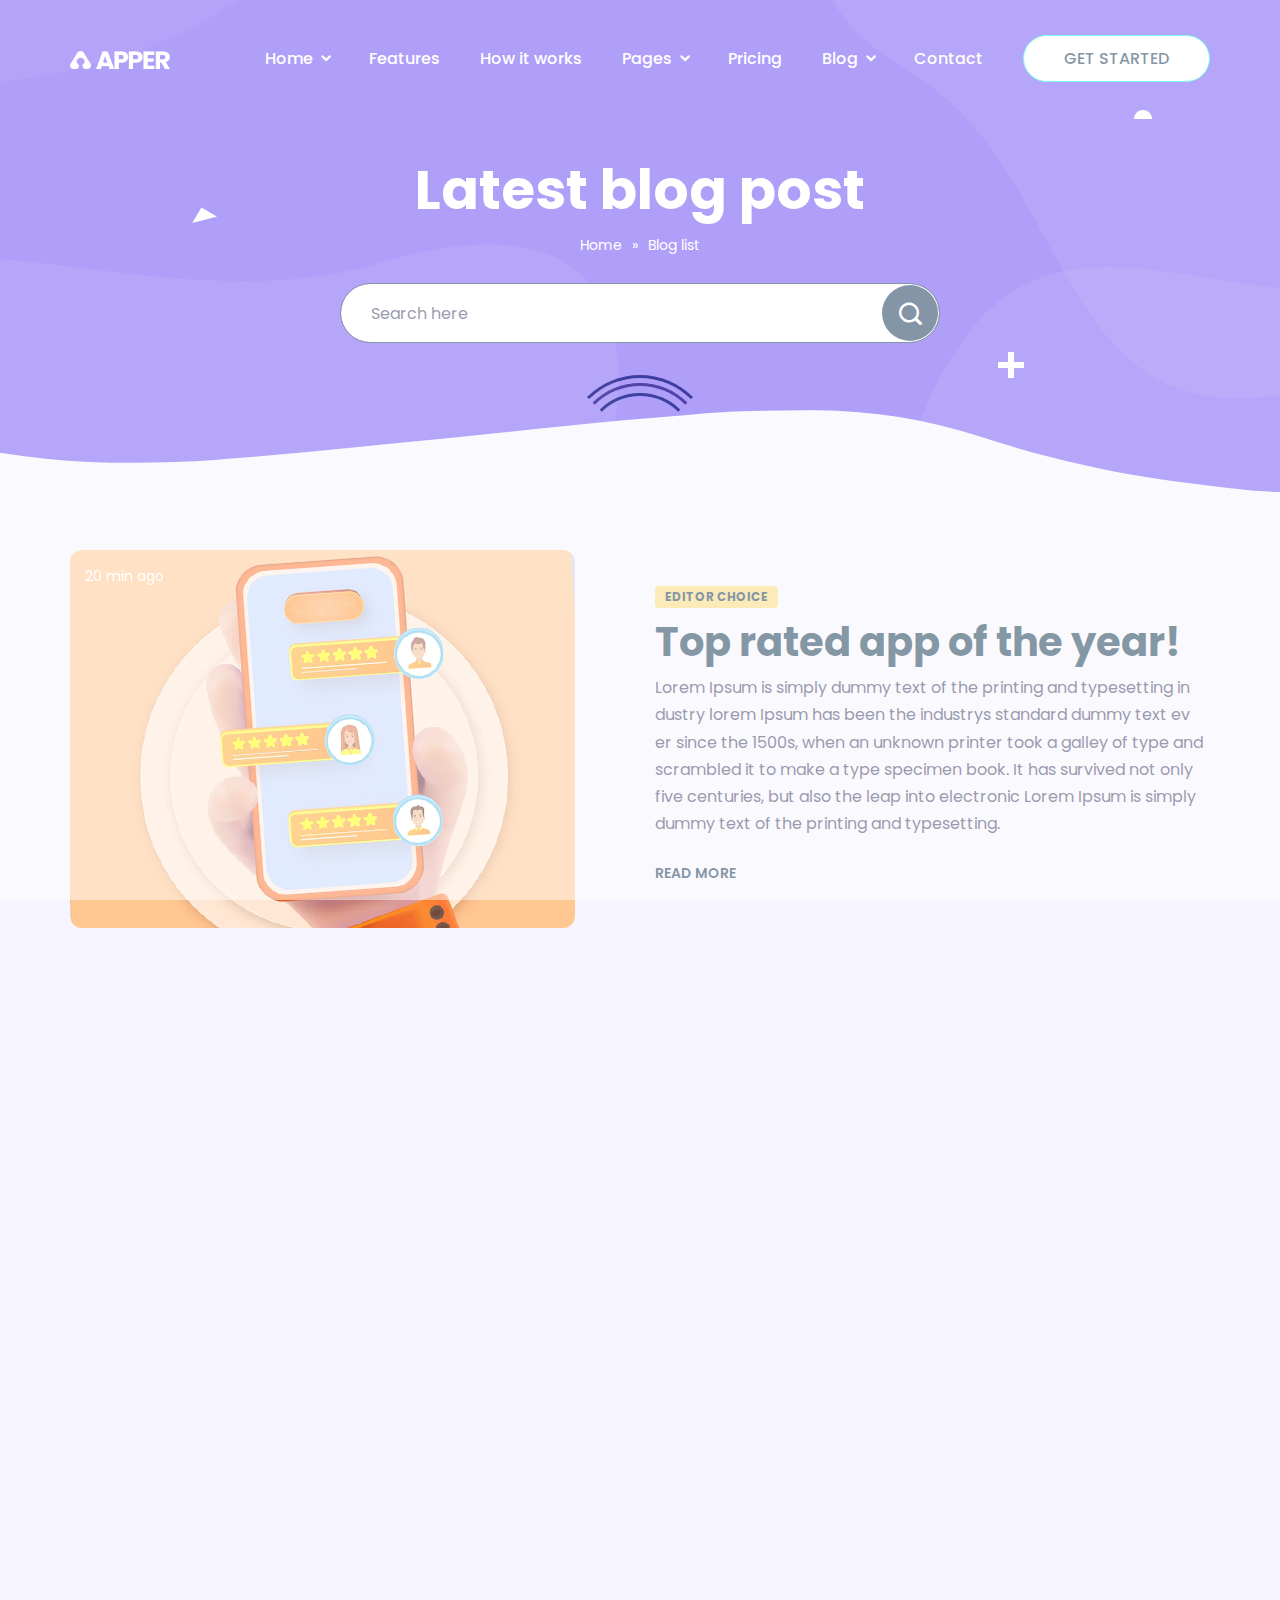
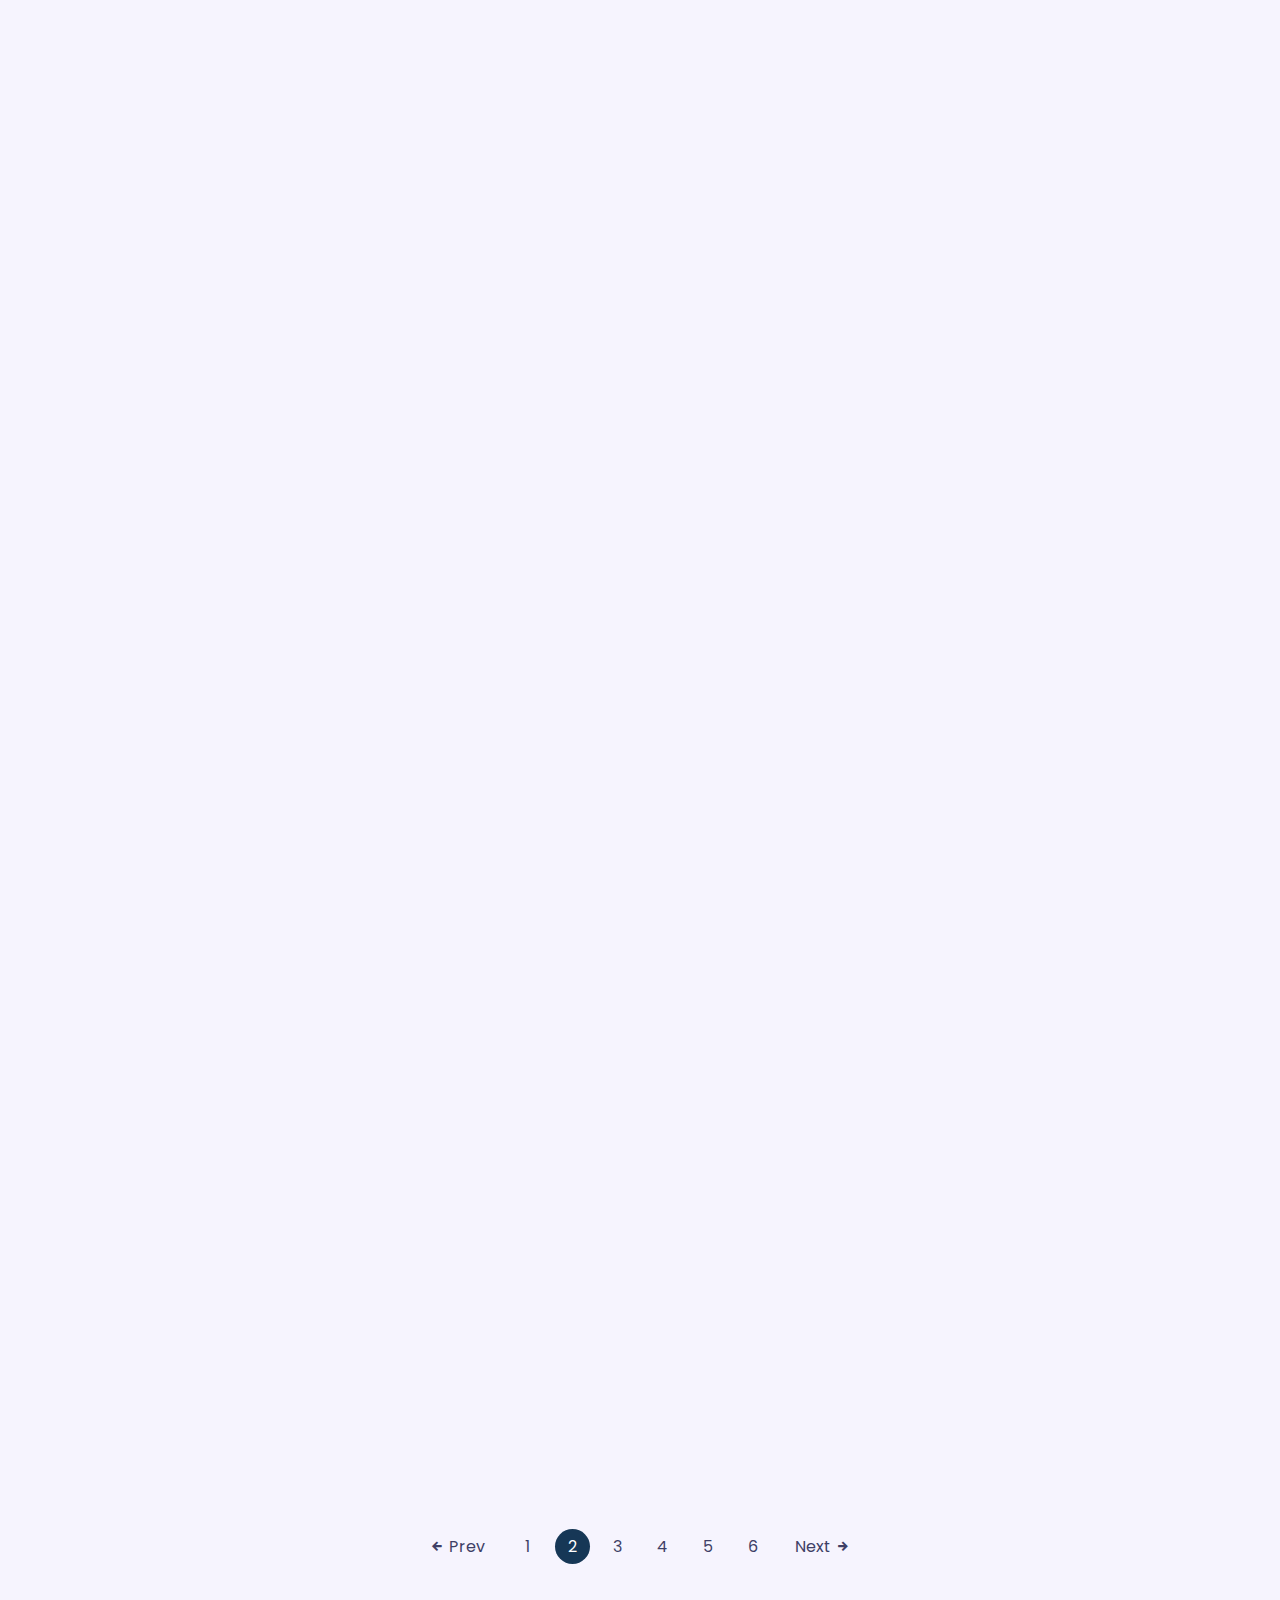
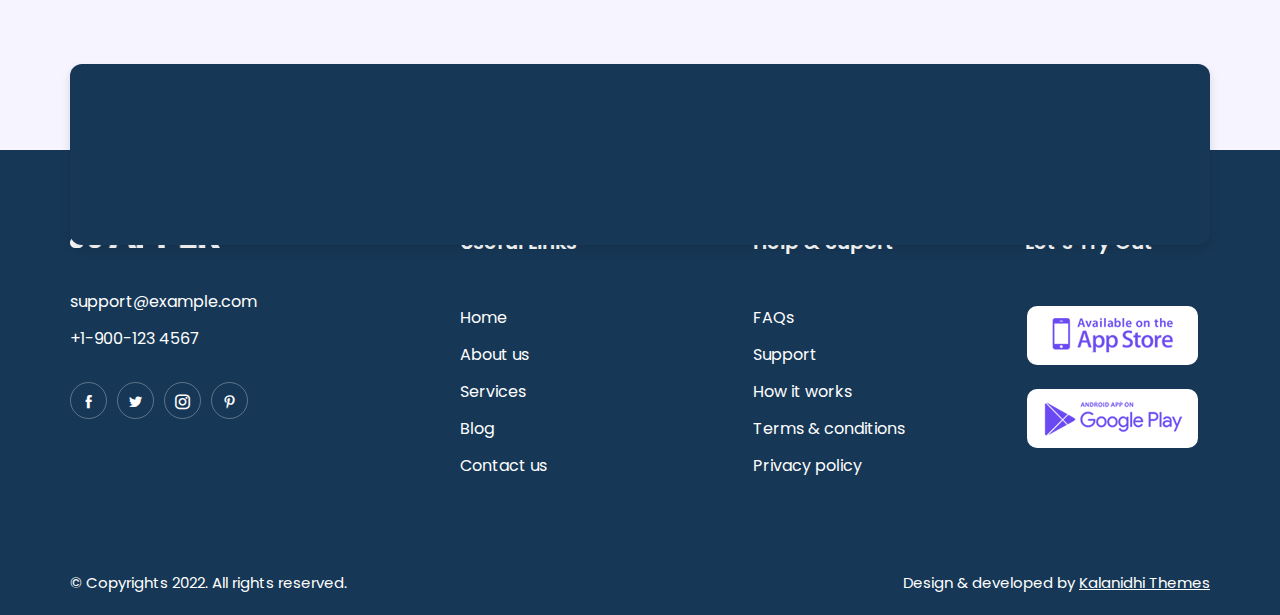
<file: blog-list.html>
<!DOCTYPE html>
<html lang="en">


<!-- Mirrored from kalanidhithemes.com/live-preview/landing-page/apper/all-demo/03-app-landing-page-wave-animation/blog-list.html by HTTrack Website Copier/3.x [XR&CO'2014], Sun, 15 Dec 2024 10:25:25 GMT -->
<head>

  <meta charset="UTF-8">
  <meta http-equiv="X-UA-Compatible" content="IE=edge">
  <meta name="viewport" content="width=device-width, initial-scale=1.0">
  <title>Latest blog post</title>

  <!-- icofont-css-link -->
  <link rel="stylesheet" href="css/icofont.min.css">
  <!-- Owl-Carosal-Style-link -->
  <link rel="stylesheet" href="css/owl.carousel.min.css">
  <!-- Bootstrap-Style-link -->
  <link rel="stylesheet" href="css/bootstrap.min.css">
  <!-- Aos-Style-link -->
  <link rel="stylesheet" href="css/aos.css">
  <!-- Coustome-Style-link -->
  <link rel="stylesheet" href="css/style.css">
  <!-- Responsive-Style-link -->
  <link rel="stylesheet" href="css/responsive.css">
  <!-- Favicon -->
  <link rel="shortcut icon" href="images/favicon.png" type="image/x-icon">

</head>

<body>

  <!-- Page-wrapper-Start -->
  <div class="page_wrapper">

    <!-- Preloader -->
    <div id="preloader">
      <div id="loader"></div>
    </div>

    <!-- Header Start -->
    <header class="white_header">
      <!-- container start -->
      <div class="container">
        <!-- navigation bar -->
        <nav class="navbar navbar-expand-lg">
           <a class="navbar-brand" href="index.html">
            <img src="images/footer_logo.png" alt="image">
          </a>
          <button class="navbar-toggler" type="button" data-toggle="collapse" data-target="#navbarSupportedContent"
            aria-controls="navbarSupportedContent" aria-expanded="false" aria-label="Toggle navigation">
            <span class="navbar-toggler-icon">
              <!-- <i class="icofont-navigation-menu ico_menu"></i> -->
              <div class="toggle-wrap">
                <span class="toggle-bar"></span>
              </div>
            </span>
          </button>

          <div class="collapse navbar-collapse" id="navbarSupportedContent">
            <ul class="navbar-nav ml-auto">
              <!-- secondery menu start -->
              <li class="nav-item has_dropdown">
                <a class="nav-link" href="#">Home</a>
                <span class="drp_btn"><i class="icofont-rounded-down"></i></span>
                <div class="sub_menu">
                  <ul>
                    <li><a href="https://kalanidhithemes.com/live-preview/landing-page/apper/all-demo/01-app-landing-page-defoult/index.html">Home Defoult</a></li>
                    <li><a href="https://kalanidhithemes.com/live-preview/landing-page/apper/all-demo/02-app-landing-page-dark-hero/index.html">Home Dark Hero</a></li>
                    <li><a href="index.html">Home Wave </a></li>
                    <li><a href="https://kalanidhithemes.com/live-preview/landing-page/apper/all-demo/04-app-landing-page-gredient-color/index.html">Home Gredient</a></li>
                    <li><a href="https://kalanidhithemes.com/live-preview/landing-page/apper/all-demo/05-app-landing-page-video-hero/index.html">Home Video</a></li>
                    <li><a href="https://kalanidhithemes.com/live-preview/landing-page/apper/all-demo/06-app-landing-page-video-hero-full-background/index.html">Home Video 2</a></li>
                  </ul>
                </div>
              </li>
              <!-- secondery menu end -->
              <li class="nav-item">
                <a class="nav-link" href="index.html#features">Features</a>
              </li>
              <li class="nav-item">
                <a class="nav-link" href="index.html#how_it_work">How it works</a>
              </li>
              
              <!-- secondery menu start -->
              <li class="nav-item has_dropdown">
                <a class="nav-link" href="#">Pages</a>
                <span class="drp_btn"><i class="icofont-rounded-down"></i></span>
                <div class="sub_menu">
                  <ul>
                    <li><a href="about.html">About Us</a></li>
                    <li><a href="reviews.html">Reviews</a></li>
                    <li><a href="contact.html">Contact Us</a></li>
                    <li><a href="faq.html">Faq</a></li>
                    <li><a href="sign-in.html">Sign In</a></li>
                    <li><a href="sign-up.html">Sign Up</a></li>
                    <li><a href="blog-list.html">Blog List</a></li>
                    <li><a href="blog-single.html">Blog Single</a></li>
                  </ul>
                </div>
              </li>
              <!-- secondery menu end -->

              <li class="nav-item">
                <a class="nav-link" href="pricing.html">Pricing</a>
              </li>

              <!-- secondery menu start -->
              <li class="nav-item has_dropdown">
                <a class="nav-link" href="#">Blog</a>
                <span class="drp_btn"><i class="icofont-rounded-down"></i></span>
                <div class="sub_menu">
                  <ul>
                    <li><a href="blog-list.html">Blog List</a></li>
                    <li><a href="blog-single.html">Blog Single</a></li>
                  </ul>
                </div>
              </li>
              <!-- secondery menu end -->

              <li class="nav-item">
                <a class="nav-link" href="contact.html">Contact</a>
              </li>
              <li class="nav-item">
                <a class="nav-link dark_btn" href="contact.html">GET STARTED</a>
              </li>
            </ul>
          </div>
        </nav>
        <!-- navigation end -->
      </div>
      <!-- container end -->
    </header>


    <!-- BredCrumb-Section -->
    <div class="bred_crumb">
      <div class="container">
        <!-- shape animation  -->
        <span class="banner_shape1"> <img src="images/banner-shape1.png" alt="image" > </span>
        <span class="banner_shape2"> <img src="images/banner-shape2.png" alt="image" > </span>
        <span class="banner_shape3"> <img src="images/banner-shape3.png" alt="image" > </span>

        <div class="bred_text">
          <h1>Latest blog post</h1>
          <ul>
            <li><a href="index.html">Home</a></li>
            <li><span>»</span></li>
            <li><a href="blog-list.html">Blog list</a></li>
          </ul>
          <div class="search_bar">
            <form action="#">
                <div class="form-group">
                    <input type="text" placeholder="Search here" class="form-control">
                    <button class="btn" type="submit"><i class="icofont-search-1"></i></button>
                </div>
            </form>
          </div>
        </div>
      </div>
    </div>


    <!-- Blog-Detail-Section-Start -->
    <section class="row_am blog_list_main">
      <!-- container start -->
      <div class="container">
        <!-- row start -->
        <div class="row">
          <div class="col-lg-6" data-aos="fade-in" data-aos-duration="1500">
            <div class="blog_img">
                <img src="images/blod-detail.png" alt="image">
                <span>20 min ago</span>
            </div>
          </div>
          <div class="col-lg-6">
              <div class="blog_text">
                <span class="choice_badge">EDITOR CHOICE</span>
                <div class="section_title">
                  <h2>Top rated app of the year!</h2>
                  <p>Lorem Ipsum is simply dummy text of the printing and typesetting in
                    dustry lorem Ipsum has been the industrys standard dummy text ev
                    er since the 1500s, when an unknown printer took a galley of type and scrambled it to make a type specimen book. It has survived not only five centuries, but also the leap into electronic Lorem Ipsum is simply dummy text of the printing and typesetting.</p>
                    <a href="blog-single.html">READ MORE</a>
                </div>
              </div>
          </div>
        </div>
        <!-- row end -->
      </div>
      <!-- container end -->
    </section>
    <!-- Blog-Detail-Section-end -->

    <!-- Story-Section-Start -->
    <section class="row_am latest_story blog_list_story" id="blog">
      <!-- container start -->
      <div class="container">
          <!-- row start -->
          <div class="row">
            <!-- story -->
            <div class="col-md-4">
                <div class="story_box" data-aos="fade-up" data-aos-duration="1500">
                    <div class="story_img">
                      <img src="images/story01.png" alt="image" >
                      <span>45 min ago</span>
                    </div>
                    <div class="story_text">
                        <h3>Cool features added!</h3>
                        <p>Lorem Ipsum is simply dummy text of the printing and typesetting 
                          industry lorem Ipsum has.</p>
                        <a href="blog-single.html">READ MORE</a>
                    </div>
                </div>
            </div>

            <!-- story -->
            <div class="col-md-4">
                <div class="story_box" data-aos="fade-up" data-aos-duration="1500">
                    <div class="story_img">
                      <img src="images/story02.png" alt="image" >
                      <span>45 min ago</span>
                    </div>
                    <div class="story_text">
                          <h3>Top rated app! Yupp.</h3>
                        <p>Simply dummy text of the printing and typesetting industry lorem Ipsum has Lorem Ipsum is.</p>
                        <a href="blog-single.html">READ MORE</a>
                    </div>
                </div>
            </div>

            <!-- story -->
            <div class="col-md-4">
                <div class="story_box" data-aos="fade-up" data-aos-duration="1500">
                    <div class="story_img">
                      <img src="images/story03.png" alt="image" >
                      <span>45 min ago</span>
                    </div>
                    <div class="story_text">
                          <h3>Creative ideas on app.</h3>
                        <p>Printing and typesetting industry lorem Ipsum has Lorem simply dummy text of the.</p>
                        <a href="blog-single.html">READ MORE</a>
                    </div>
                </div>
            </div>
           
            <!-- story -->
            <div class="col-md-4">
                <div class="story_box" data-aos="fade-up" data-aos-duration="1500">
                    <div class="story_img">
                      <img src="images/story04.png" alt="image" >
                      <span>45 min ago</span>
                    </div>
                    <div class="story_text">
                        <h3>Excellence UI design</h3>
                        <p>Lorem Ipsum is simply dummy text of the printing and typesetting 
                          industry lorem Ipsum has.</p>
                        <a href="blog-single.html">READ MORE</a>
                    </div>
                </div>
            </div>

            <!-- story -->
            <div class="col-md-4">
                <div class="story_box" data-aos="fade-up" data-aos-duration="1500">
                    <div class="story_img">
                      <img src="images/story05.png" alt="image" >
                      <span>45 min ago</span>
                    </div>
                    <div class="story_text">
                          <h3>Quick and easy Search</h3>
                        <p>Simply dummy text of the printing and typesetting industry lorem Ipsum has Lorem Ipsum is.</p>
                        <a href="blog-single.html">READ MORE</a>
                    </div>
                </div>
            </div>

            <!-- story -->
            <div class="col-md-4">
                <div class="story_box" data-aos="fade-up" data-aos-duration="1500">
                    <div class="story_img">
                      <img src="images/story06.png" alt="image" >
                      <span>45 min ago</span>
                    </div>
                    <div class="story_text">
                          <h3>Chat function eded</h3>
                        <p>Printing and typesetting industry lorem Ipsum has Lorem simply dummy text of the.</p>
                        <a href="blog-single.html">READ MORE</a>
                    </div>
                </div>
            </div>

            <!-- story -->
            <div class="col-md-4">
                <div class="story_box" data-aos="fade-up" data-aos-duration="1500">
                    <div class="story_img">
                      <img src="images/story07.png" alt="image" >
                      <span>45 min ago</span>
                    </div>
                    <div class="story_text">
                        <h3>Cool features added!</h3>
                        <p>Lorem Ipsum is simply dummy text of the printing and typesetting 
                          industry lorem Ipsum has.</p>
                        <a href="blog-single.html">READ MORE</a>
                    </div>
                </div>
            </div>

            <!-- story -->
            <div class="col-md-4">
                <div class="story_box" data-aos="fade-up" data-aos-duration="1500">
                    <div class="story_img">
                      <img src="images/story08.png" alt="image" >
                      <span>45 min ago</span>
                    </div>
                    <div class="story_text">
                          <h3>Top rated app! Yupp.</h3>
                        <p>Simply dummy text of the printing and typesetting industry lorem Ipsum has Lorem Ipsum is.</p>
                        <a href="blog-single.html">READ MORE</a>
                    </div>
                </div>
            </div>

            <!-- story -->
            <div class="col-md-4">
                <div class="story_box" data-aos="fade-up" data-aos-duration="1500">
                    <div class="story_img">
                      <img src="images/story09.png" alt="image" >
                      <span>45 min ago</span>
                    </div>
                    <div class="story_text">
                          <h3>Creative ideas on app.</h3>
                        <p>Printing and typesetting industry lorem Ipsum has Lorem simply dummy text of the.</p>
                        <a href="blog-single.html">READ MORE</a>
                    </div>
                </div>
            </div>
           
            <!-- story -->
            <div class="col-md-4">
                <div class="story_box" data-aos="fade-up" data-aos-duration="1500">
                    <div class="story_img">
                      <img src="images/story01.png" alt="image" >
                      <span>45 min ago</span>
                    </div>
                    <div class="story_text">
                        <h3>Excellence UI design</h3>
                        <p>Lorem Ipsum is simply dummy text of the printing and typesetting 
                          industry lorem Ipsum has.</p>
                        <a href="blog-single.html">READ MORE</a>
                    </div>
                </div>
            </div>

            <!-- story -->
            <div class="col-md-4">
                <div class="story_box" data-aos="fade-up" data-aos-duration="1500">
                    <div class="story_img">
                      <img src="images/story02.png" alt="image" >
                      <span>45 min ago</span>
                    </div>
                    <div class="story_text">
                          <h3>Quick and easy Search</h3>
                        <p>Simply dummy text of the printing and typesetting industry lorem Ipsum has Lorem Ipsum is.</p>
                        <a href="blog-single.html">READ MORE</a>
                    </div>
                </div>
            </div>

            <!-- story -->
            <div class="col-md-4">
                <div class="story_box" data-aos="fade-up" data-aos-duration="1500">
                    <div class="story_img">
                      <img src="images/story03.png" alt="image" >
                      <span>45 min ago</span>
                    </div>
                    <div class="story_text">
                          <h3>Chat function eded</h3>
                        <p>Printing and typesetting industry lorem Ipsum has Lorem simply dummy text of the.</p>
                        <a href="blog-single.html">READ MORE</a>
                    </div>
                </div>
            </div>

          </div>
          <!-- row end -->

          <!-- Pagination -->
          <div class="pagination_block">
            <ul>
              <li><a href="#" class="prev"><i class="icofont-arrow-left"></i> Prev</a></li>
              <li><a href="#">1</a></li>
              <li><a href="#" class="active">2</a></li>
              <li><a href="#">3</a></li>
              <li><a href="#">4</a></li>
              <li><a href="#">5</a></li>
              <li><a href="#">6</a></li>
              <li><a href="#" class="next">Next <i class="icofont-arrow-right"></i></a></li>
            </ul>
          </div>
      </div>
      <!-- container end -->
    </section>
    <!-- Story-Section-end -->


    <!-- News-Letter-Section-Start -->
    <section class="newsletter_section">
      <!-- container start -->
      <div class="container">
        <div class="newsletter_box">
          <div class="section_title" data-aos="fade-in" data-aos-duration="1500" data-aos-delay="100">
            <!-- h2 -->
            <h2>Subscribe newsletter</h2>
            <!-- p -->
            <p>Be the first to recieve all latest post in your inbox</p>
          </div>
          <form action="#" data-aos="fade-in" data-aos-duration="1500" data-aos-delay="100">
            <div class="form-group">
              <input type="email" class="form-control" placeholder="Enter your email">
            </div>
            <div class="form-group">
              <button class="btn">SUBMIT</button>
            </div>
          </form>
        </div>
      </div>
      <!-- container end -->
    </section>
    <!-- News-Letter-Section-end -->


    <!-- Footer-Section start -->
    <footer>
      <div class="top_footer has_bg">
        <!-- container start -->
        <div class="container">
          <!-- row start -->
          <div class="row">
            <!-- footer link 1 -->
            <div class="col-lg-4 col-md-6 col-12">
              <div class="abt_side">
                <div class="logo"> <img src="images/footer_logo.png" alt="image"></div>
                <ul>
                  <li><a href="#">support@example.com</a></li>
                  <li><a href="#">+1-900-123 4567</a></li>
                </ul>
                <ul class="social_media">
                  <li><a href="#"><i class="icofont-facebook"></i></a></li>
                  <li><a href="#"><i class="icofont-twitter"></i></a></li>
                  <li><a href="#"><i class="icofont-instagram"></i></a></li>
                  <li><a href="#"><i class="icofont-pinterest"></i></a></li>
                </ul>
              </div>
            </div>

            <!-- footer link 2 -->
            <div class="col-lg-3 col-md-6 col-12">
              <div class="links">
                <h3>Useful Links</h3>
                <ul>
                  <li><a href="index.html">Home</a></li>
                  <li><a href="#">About us</a></li>
                  <li><a href="#">Services</a></li>
                  <li><a href="#">Blog</a></li>
                  <li><a href="#">Contact us</a></li>
                </ul>
              </div>
            </div>

            <!-- footer link 3 -->
            <div class="col-lg-3 col-md-6 col-12">
              <div class="links">
                <h3>Help & Suport</h3>
                <ul>
                  <li><a href="#">FAQs</a></li>
                  <li><a href="#">Support</a></li>
                  <li><a href="#">How it works</a></li>
                  <li><a href="#">Terms & conditions</a></li>
                  <li><a href="#">Privacy policy</a></li>
                </ul>
              </div>
            </div>

            <!-- footer link 4 -->
            <div class="col-lg-2 col-md-6 col-12">
              <div class="try_out">
                <h3>Let’s Try Out</h3>
                <ul class="app_btn">
                  <li>
                    <a href="#">
                      <img src="images/appstore_blue.png" alt="image">
                    </a>
                  </li>
                  <li>
                    <a href="#">
                      <img src="images/googleplay_blue.png" alt="image">
                    </a>
                  </li>
                </ul>
              </div>
            </div>
          </div>
          <!-- row end -->
        </div>
        <!-- container end -->
      </div>

      <!-- last footer -->
      <div class="bottom_footer">
        <!-- container start -->
        <div class="container">
          <!-- row start -->
          <div class="row">
            <div class="col-md-6">
              <p>© Copyrights 2022. All rights reserved.</p>
            </div>
            <div class="col-md-6">
              <p class="developer_text">Design & developed by <a href="https://themeforest.net/user/kalanidhithemes" target="blank">Kalanidhi Themes</a></p>
            </div>
          </div>
          <!-- row end -->
        </div>
        <!-- container end -->
      </div>

      <!-- go top button -->
      <div class="go_top">
        <span><img src="images/go_top.png" alt="image"></span>
      </div>
    </footer>
    <!-- Footer-Section end -->


  </div>
  <!-- Page-wrapper-End -->

  <!-- Jquery-js-Link -->
  <script src="js/jquery.js"></script>
  <!-- owl-js-Link -->
  <script src="js/owl.carousel.min.js"></script>
  <!-- bootstrap-js-Link -->
  <script src="js/bootstrap.min.js"></script>
  <!-- aos-js-Link -->
  <script src="js/aos.js"></script>
  <!-- main-js-Link -->
  <script src="js/main.js"></script>

</body>


<!-- Mirrored from kalanidhithemes.com/live-preview/landing-page/apper/all-demo/03-app-landing-page-wave-animation/blog-list.html by HTTrack Website Copier/3.x [XR&CO'2014], Sun, 15 Dec 2024 10:25:29 GMT -->
</html>
</file>
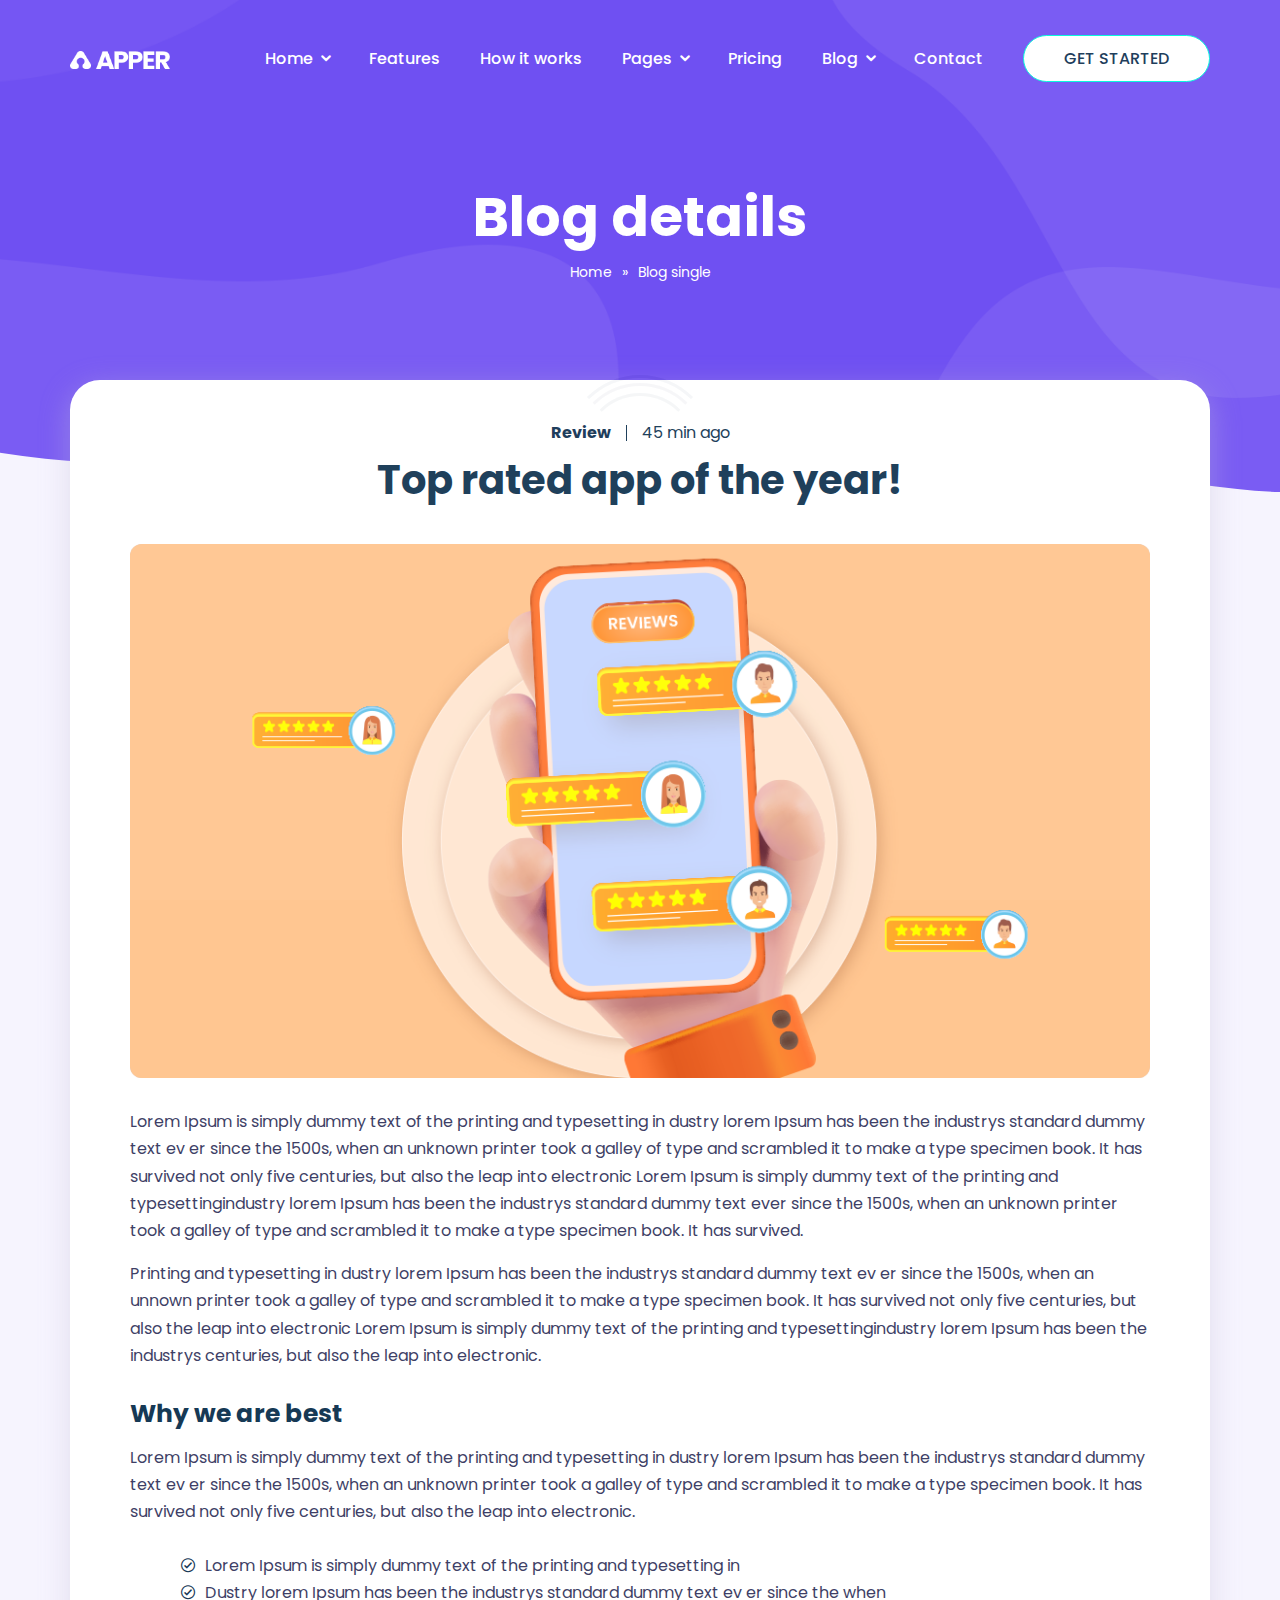
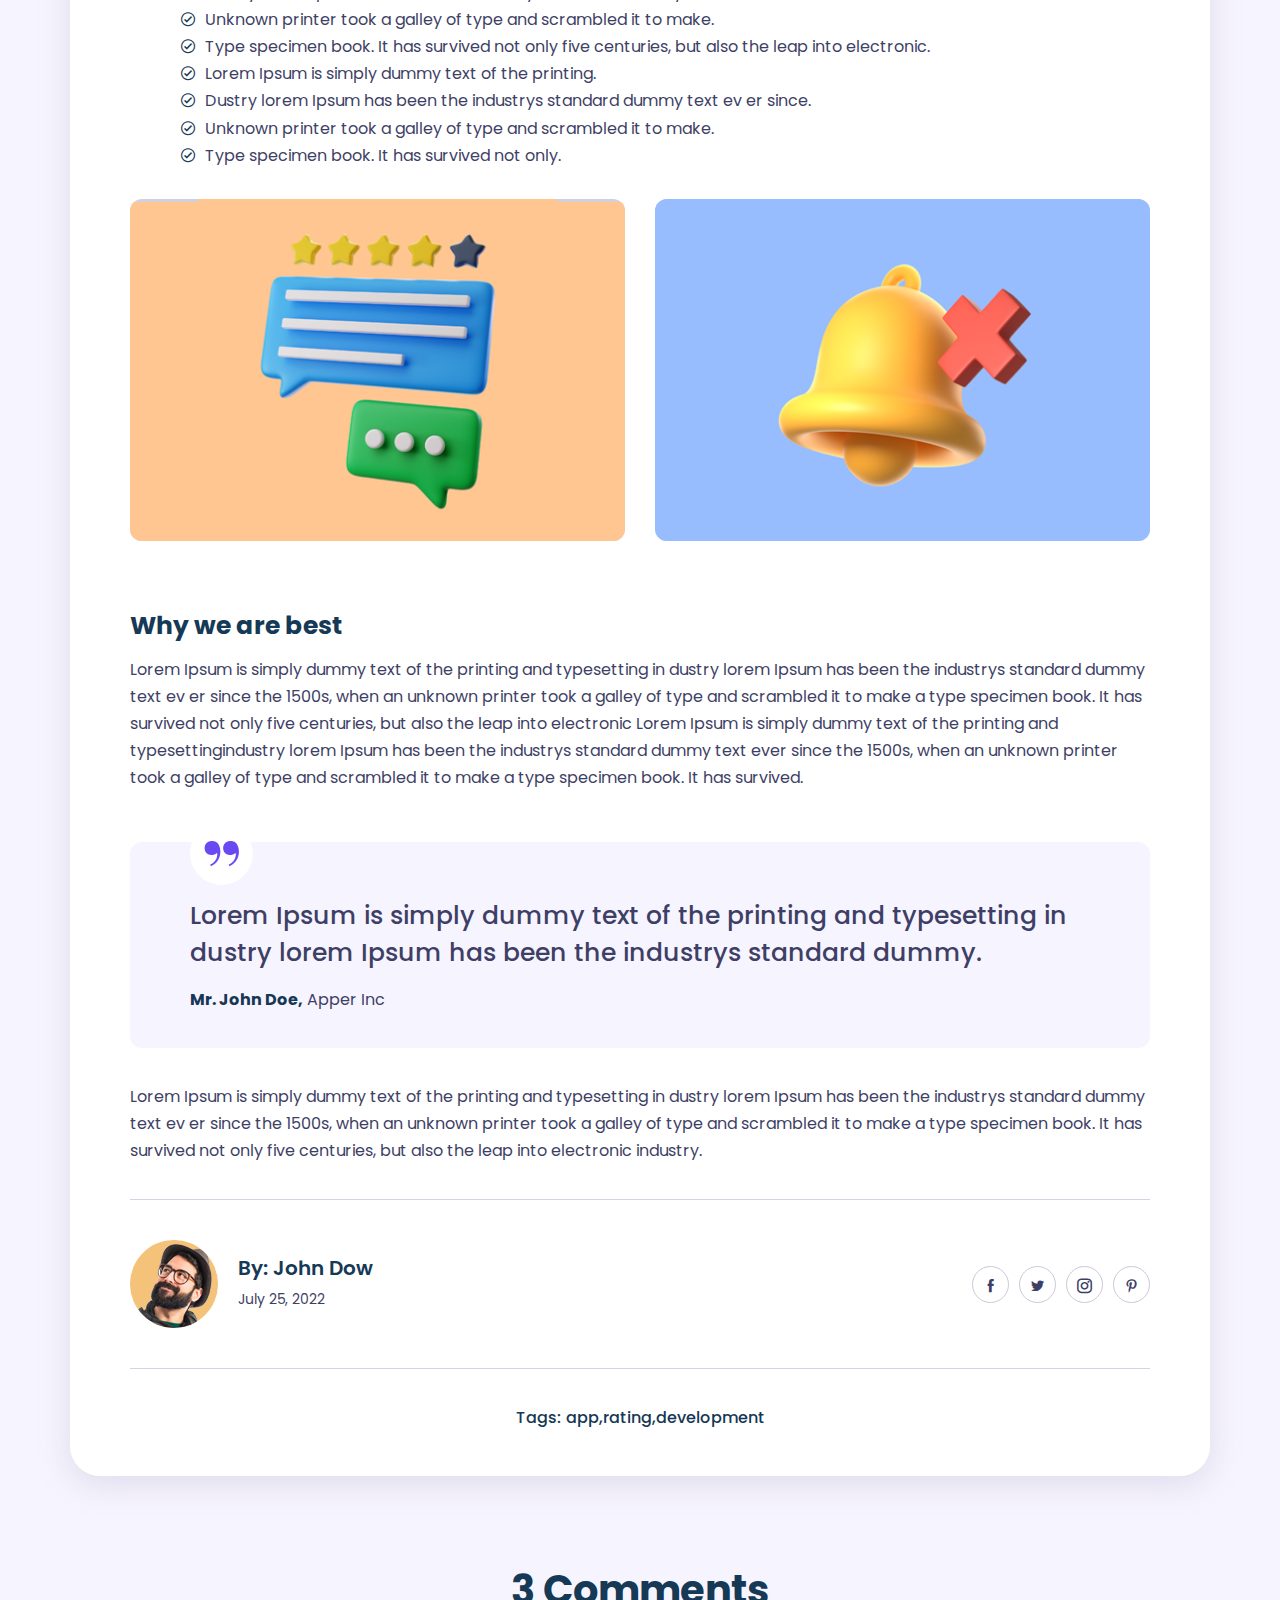
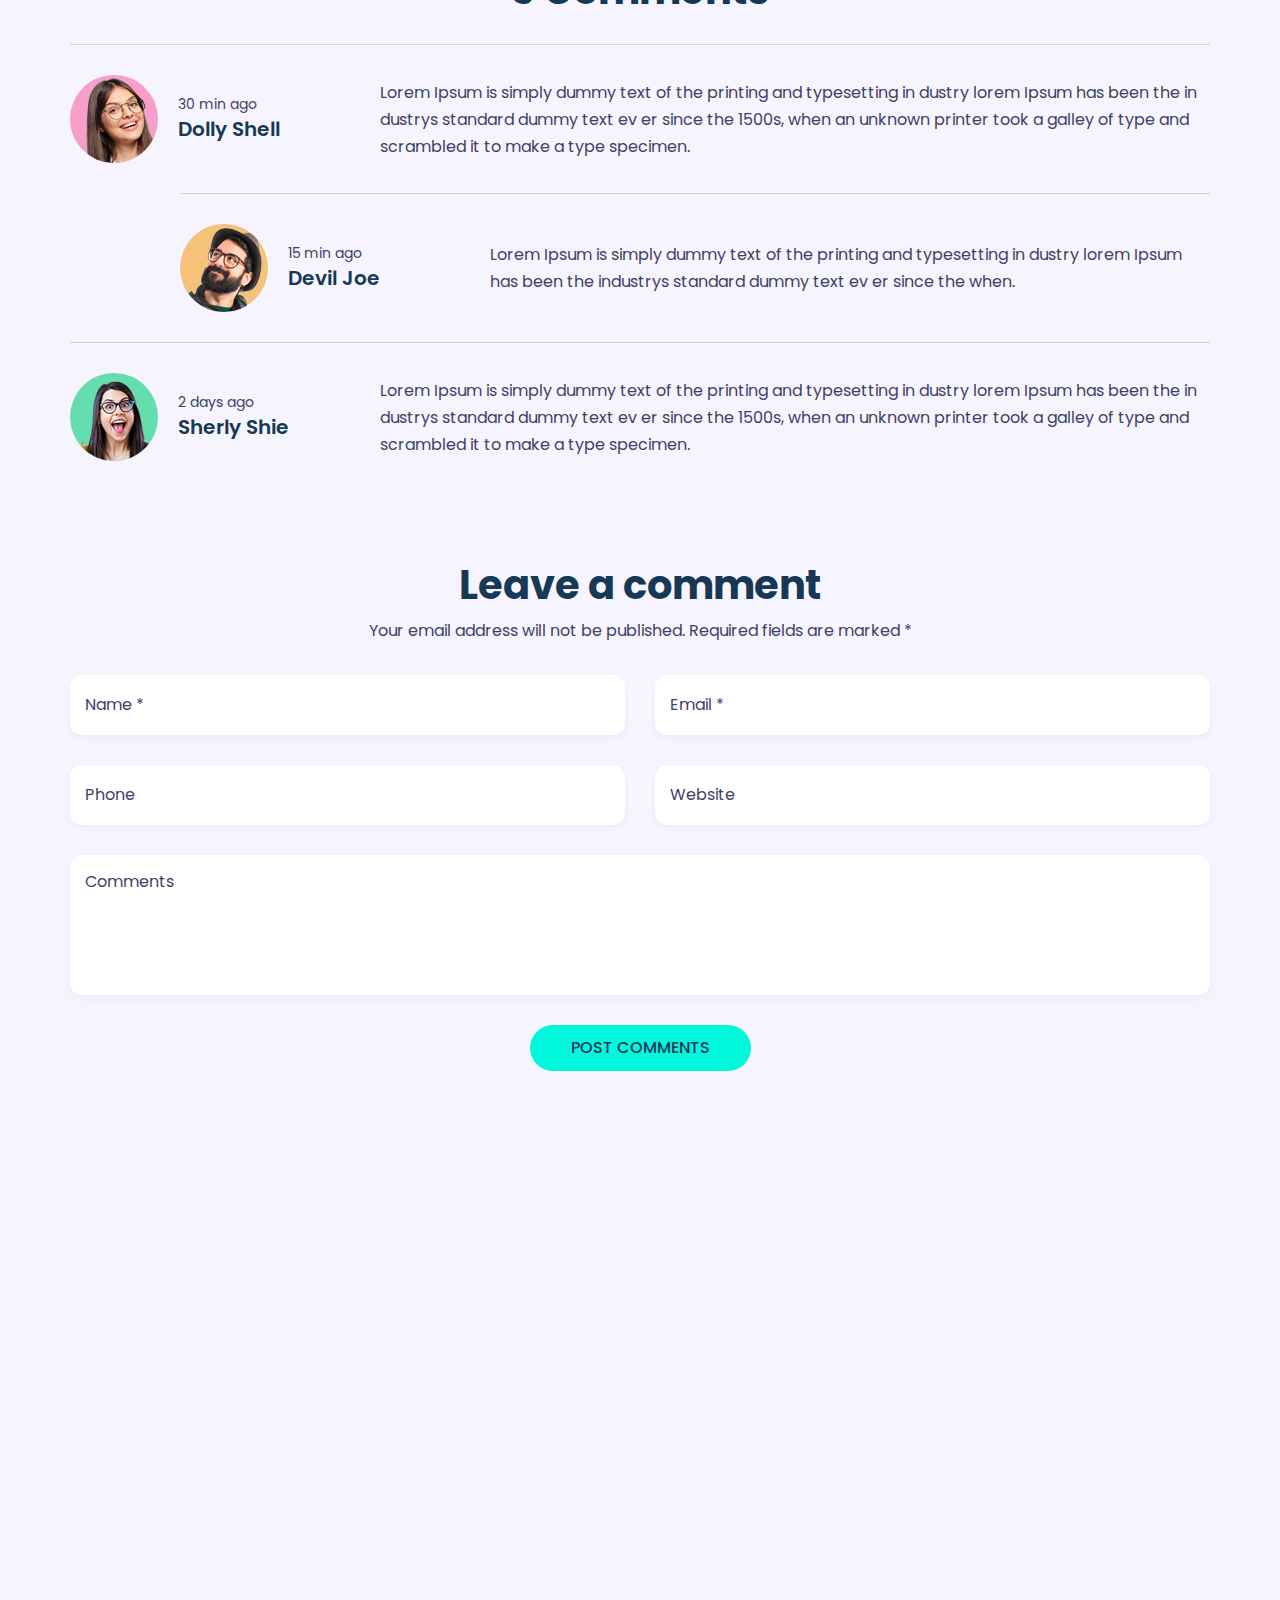
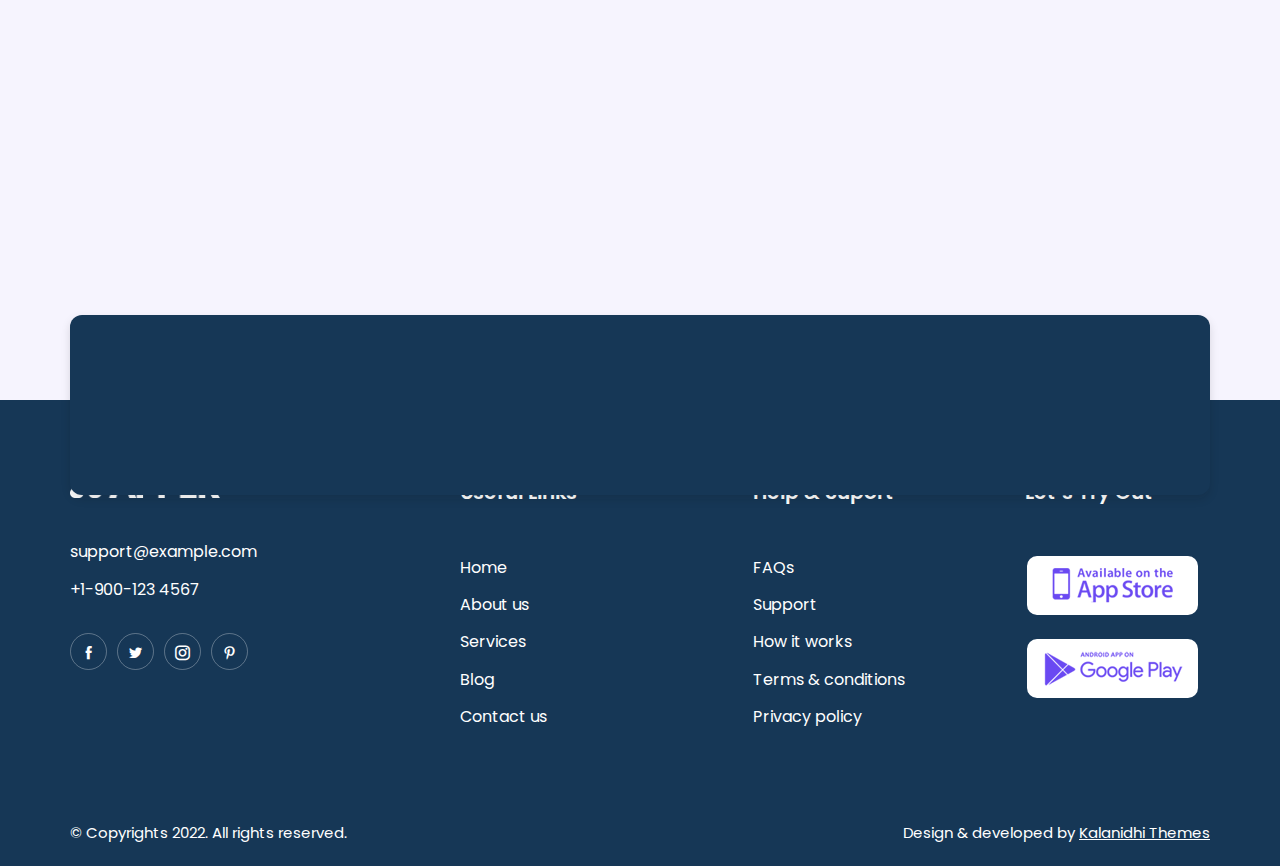
<file: blog-single.html>
<!DOCTYPE html>
<html lang="en">


<!-- Mirrored from kalanidhithemes.com/live-preview/landing-page/apper/all-demo/03-app-landing-page-wave-animation/blog-single.html by HTTrack Website Copier/3.x [XR&CO'2014], Sun, 15 Dec 2024 10:25:29 GMT -->
<head>

  <meta charset="UTF-8">
  <meta http-equiv="X-UA-Compatible" content="IE=edge">
  <meta name="viewport" content="width=device-width, initial-scale=1.0">
  <title>Latest blog post</title>

  <!-- icofont-css-link -->
  <link rel="stylesheet" href="css/icofont.min.css">
  <!-- Owl-Carosal-Style-link -->
  <link rel="stylesheet" href="css/owl.carousel.min.css">
  <!-- Bootstrap-Style-link -->
  <link rel="stylesheet" href="css/bootstrap.min.css">
  <!-- Aos-Style-link -->
  <link rel="stylesheet" href="css/aos.css">
  <!-- Coustome-Style-link -->
  <link rel="stylesheet" href="css/style.css">
  <!-- Responsive-Style-link -->
  <link rel="stylesheet" href="css/responsive.css">
  <!-- Favicon -->
  <link rel="shortcut icon" href="images/favicon.png" type="image/x-icon">

</head>

<body>

  <!-- Page-wrapper-Start -->
  <div class="page_wrapper">

    <!-- Preloader -->
    <div id="preloader">
      <div id="loader"></div>
    </div>

    <!-- Header Start -->
    <header class="white_header">
      <!-- container start -->
      <div class="container">
        <!-- navigation bar -->
        <nav class="navbar navbar-expand-lg">
          <a class="navbar-brand" href="index.html">
            <img src="images/footer_logo.png" alt="image">
          </a>
          <button class="navbar-toggler" type="button" data-toggle="collapse" data-target="#navbarSupportedContent"
            aria-controls="navbarSupportedContent" aria-expanded="false" aria-label="Toggle navigation">
            <span class="navbar-toggler-icon">
              <!-- <i class="icofont-navigation-menu ico_menu"></i> -->
              <div class="toggle-wrap">
                <span class="toggle-bar"></span>
              </div>
            </span>
          </button>

          <div class="collapse navbar-collapse" id="navbarSupportedContent">
            <ul class="navbar-nav ml-auto">
              <!-- secondery menu start -->
              <li class="nav-item has_dropdown">
                <a class="nav-link" href="#">Home</a>
                <span class="drp_btn"><i class="icofont-rounded-down"></i></span>
                <div class="sub_menu">
                  <ul>
                    <li><a href="https://kalanidhithemes.com/live-preview/landing-page/apper/all-demo/01-app-landing-page-defoult/index.html">Home Defoult</a></li>
                    <li><a href="https://kalanidhithemes.com/live-preview/landing-page/apper/all-demo/02-app-landing-page-dark-hero/index.html">Home Dark Hero</a></li>
                    <li><a href="index.html">Home Wave </a></li>
                    <li><a href="https://kalanidhithemes.com/live-preview/landing-page/apper/all-demo/04-app-landing-page-gredient-color/index.html">Home Gredient</a></li>
                    <li><a href="https://kalanidhithemes.com/live-preview/landing-page/apper/all-demo/05-app-landing-page-video-hero/index.html">Home Video</a></li>
                    <li><a href="https://kalanidhithemes.com/live-preview/landing-page/apper/all-demo/06-app-landing-page-video-hero-full-background/index.html">Home Video 2</a></li>
                  </ul>
                </div>
              </li>
              <!-- secondery menu end -->
              <li class="nav-item">
                <a class="nav-link" href="index.html#features">Features</a>
              </li>
              <li class="nav-item">
                <a class="nav-link" href="index.html#how_it_work">How it works</a>
              </li>
              
              <!-- secondery menu start -->
              <li class="nav-item has_dropdown">
                <a class="nav-link" href="#">Pages</a>
                <span class="drp_btn"><i class="icofont-rounded-down"></i></span>
                <div class="sub_menu">
                  <ul>
                    <li><a href="about.html">About Us</a></li>
                    <li><a href="reviews.html">Reviews</a></li>
                    <li><a href="contact.html">Contact Us</a></li>
                    <li><a href="faq.html">Faq</a></li>
                    <li><a href="sign-in.html">Sign In</a></li>
                    <li><a href="sign-up.html">Sign Up</a></li>
                    <li><a href="blog-list.html">Blog List</a></li>
                    <li><a href="blog-single.html">Blog Single</a></li>
                  </ul>
                </div>
              </li>
              <!-- secondery menu end -->

              <li class="nav-item">
                <a class="nav-link" href="pricing.html">Pricing</a>
              </li>

              <!-- secondery menu start -->
              <li class="nav-item has_dropdown">
                <a class="nav-link" href="#">Blog</a>
                <span class="drp_btn"><i class="icofont-rounded-down"></i></span>
                <div class="sub_menu">
                  <ul>
                    <li><a href="blog-list.html">Blog List</a></li>
                    <li><a href="blog-single.html">Blog Single</a></li>
                  </ul>
                </div>
              </li>
              <!-- secondery menu end -->
              
              <li class="nav-item">
                <a class="nav-link" href="contact.html">Contact</a>
              </li>
              <li class="nav-item">
                <a class="nav-link dark_btn" href="contact.html">GET STARTED</a>
              </li>
            </ul>
          </div>
        </nav>
        <!-- navigation end -->
      </div>
      <!-- container end -->
    </header>


    <!-- BredCrumb-Section -->
    <div class="bred_crumb blog_detail_bredcrumb">
      <div class="container">
        <div class="bred_text">
          <h1>Blog details</h1>
          <ul>
            <li><a href="index.html">Home</a></li>
            <li><span>»</span></li>
            <li><a href="blog-detail.html"> Blog single</a></li>
          </ul>
        </div>
      </div>
    </div>

    <!-- Blog Details Block -->
    <section class="blog_detail_section">
      <div class="container">
        <div class="blog_inner_pannel">
            <div class="review">
              <span>Review</span>
              <span>45 min ago</span>
            </div>
            <div class="section_title">
              <h2>Top rated app of the year!</h2>
            </div>
            <div class="main_img">
              <img src="images/blog_detail_main.png" alt="image">
            </div>
            <div class="info">
              <p>Lorem Ipsum is simply dummy text of the printing and typesetting in dustry lorem Ipsum has been the industrys standard dummy text ev er since the 1500s, when an unknown printer took a galley of type and scrambled it to make a type specimen book. It has survived not only five centuries, but also the leap into electronic Lorem Ipsum is simply dummy text of the printing and typesettingindustry lorem Ipsum has been the industrys standard dummy text ever since the 1500s, when an unknown printer took a galley of type and scrambled it to make a type specimen book. It has survived.</p>
              <p>Printing and typesetting in dustry lorem Ipsum has been the industrys standard dummy text ev er since the 1500s, when an unnown printer took a galley of type and scrambled it to make a type specimen book. It has survived not only five centuries, but also the leap into electronic Lorem Ipsum is simply dummy text of the printing and typesettingindustry lorem Ipsum has been the industrys centuries, but also the leap into electronic.</p>
              <h3>Why we are best</h3>
              <p>Lorem Ipsum is simply dummy text of the printing and typesetting in dustry lorem Ipsum has been the industrys standard dummy text ev er since the 1500s, when an unknown printer took a galley of type and scrambled it to make a type specimen book. It has survived not only five centuries, but also the leap into electronic.</p>
              <ul>
                <li><p> <span class="icon"><i class="icofont-check-circled"></i></span> Lorem Ipsum is simply dummy text of the printing and typesetting in </p></li>
                <li><p> <span class="icon"><i class="icofont-check-circled"></i></span> Dustry lorem Ipsum has been the industrys standard dummy text ev er since the when</p></li>
                <li><p> <span class="icon"><i class="icofont-check-circled"></i></span> Unknown printer took a galley of type and scrambled it to make.</p></li>
                <li><p> <span class="icon"><i class="icofont-check-circled"></i></span> Type specimen book. It has survived not only five centuries, but also the leap into electronic.</p></li>
                <li><p> <span class="icon"><i class="icofont-check-circled"></i></span> Lorem Ipsum is simply dummy text of the printing.</p></li>
                <li><p> <span class="icon"><i class="icofont-check-circled"></i></span> Dustry lorem Ipsum has been the industrys standard dummy text ev er since.</p></li>
                <li><p> <span class="icon"><i class="icofont-check-circled"></i></span> Unknown printer took a galley of type and scrambled it to make.</p></li>
                <li><p> <span class="icon"><i class="icofont-check-circled"></i></span> Type specimen book. It has survived not only.</p></li>
              </ul>
            </div>
            <div class="two_img">
              <div class="row">
                <div class="col-md-6">
                  <img src="images/blog_sub_01.png" alt="image">
                </div>
                <div class="col-md-6">
                  <img src="images/blog_sub_02.png" alt="image">
                </div>
              </div>
            </div>
            <div class="info">
              <h3>Why we are best</h3>
              <p>Lorem Ipsum is simply dummy text of the printing and typesetting in dustry lorem Ipsum has been the industrys standard dummy text ev er since the 1500s, when an unknown printer took a galley of type and scrambled it to make a type specimen book. It has survived not only five centuries, but also the leap into electronic Lorem Ipsum is simply dummy text of the printing and typesettingindustry lorem Ipsum has been the industrys standard dummy text ever since the 1500s, when an unknown printer took a galley of type and scrambled it to make a type specimen book. It has survived.</p>
            </div>
            <div class="quote_block">
              <span class="q_icon"><img src="images/quote_icon.png" alt="image"></span>
              <h2>Lorem Ipsum is simply dummy text of the printing and typesetting in dustry lorem Ipsum has been the industrys standard dummy.</h2>
              <p><span class="name">Mr. John Doe,</span> Apper Inc</p>
            </div>
            <p>Lorem Ipsum is simply dummy text of the printing and typesetting in dustry lorem Ipsum has been the industrys standard dummy text ev er since the 1500s, when an unknown printer took a galley of type and scrambled it to make a type specimen book. It has survived not only five centuries, but also the leap into electronic industry.</p>
            <div class="blog_authore">
                <div class="authore_info">
                    <div class="avtar">
                      <img src="images/blog_d02.png" alt="image">
                    </div>
                    <div class="text">
                      <h3>By: John Dow</h3>
                      <span>July 25, 2022</span>
                    </div>
                </div>
                <div class="social_media">
                  <ul>
                    <li><a href="#"><i class="icofont-facebook"></i></a></li>
                    <li><a href="#"><i class="icofont-twitter"></i></a></li>
                    <li><a href="#"><i class="icofont-instagram"></i></a></li>
                    <li><a href="#"><i class="icofont-pinterest"></i></a></li>
                  </ul>
                </div>
            </div>
            <div class="blog_tags">
                <ul>
                  <li class="tags"><p>Tags:</p></li>
                  <li><span>app,</span></li>
                  <li><span>rating,</span></li>
                  <li><span>development</span></li>
                </ul>
            </div>
        </div>
      </div>
    </section>

    <!-- Comment Section -->
    <section class="row_am comment_section">
      <div class="container">
        <div class="section_title">
           <h2>3 Comments</h2>
        </div>
        <ul>
          <li>
            <div class="authore_info">
              <div class="avtar">
                <img src="images/blog_d01.png" alt="image">
              </div>
              <div class="text">
                <span>30 min ago</span>
                <h4>Dolly Shell</h4>
              </div>
            </div>
            <div class="comment">
              <p>Lorem Ipsum is simply dummy text of the printing and typesetting in dustry lorem Ipsum has been the in
                dustrys standard dummy text ev er since the 1500s, when an unknown printer took a galley of type and scrambled it to make a type specimen. </p>
            </div>
          </li>
          <li class="replay_comment">
            <div class="authore_info">
              <div class="avtar">
                <img src="images/blog_d02.png" alt="image">
              </div>
              <div class="text">
                <span>15 min ago</span>
                <h4>Devil Joe</h4>
              </div>
            </div>
            <div class="comment">
              <p>Lorem Ipsum is simply dummy text of the printing and typesetting in dustry lorem Ipsum has been the industrys standard dummy text ev er since the when.</p>
            </div>
          </li>
          <li>
            <div class="authore_info">
              <div class="avtar">
                <img src="images/blog_d03.png" alt="image">
              </div>
              <div class="text">
                <span>2 days ago</span>
                <h4>Sherly Shie</h4>
              </div>
            </div>
            <div class="comment">
              <p>Lorem Ipsum is simply dummy text of the printing and typesetting in dustry lorem Ipsum has been the in
                dustrys standard dummy text ev er since the 1500s, when an unknown printer took a galley of type and scrambled it to make a type specimen. </p>
            </div>
          </li>
        </ul>
      </div>
    </section>
    
   
    <!-- Comment Form Section -->
    <section class="row_am comment_form_section">
      <div class="container">
        <div class="section_title">
          <h2>Leave a <span>comment</span></h2>
          <p>Your email address will not be published. Required fields are marked *</p>
        </div>
        <form action="#">
          <div class="row">
            <div class="col-md-6">
              <div class="form-group">
                <input type="text" class="form-control" placeholder="Name *">
              </div>
            </div>
            <div class="col-md-6">
              <div class="form-group">
                <input type="email" class="form-control" placeholder="Email *">
              </div>
            </div>
            <div class="col-md-6">
              <div class="form-group">
                <input type="text" class="form-control" placeholder="Phone">
              </div>
            </div>
            <div class="col-md-6">
              <div class="form-group">
                <input type="text" class="form-control" placeholder="Website  ">
              </div>
            </div>
            <div class="col-md-12">
              <div class="form-group">
                <textarea class="form-control" placeholder="Comments"></textarea>
              </div>
            </div>
            <div class="col-md-12 text-center">
              <button class="btn puprple_btn" type="submit">POST COMMENTS</button>
            </div>
          </div>
        </form>
      </div>
    </section>


    <!-- Story-Section-Start -->
    <section class="row_am latest_story" id="blog">
      <!-- container start -->
       <div class="container">
           <div class="section_title" data-aos="fade-in" data-aos-duration="1500" data-aos-delay="100">
               <h2>Read latest <span>story</span></h2>
               <p>Lorem Ipsum is simply dummy text of the printing and typese tting <br> indus orem Ipsum has beenthe standard dummy.</p>
           </div>
           <!-- row start -->
           <div class="row">
             <!-- story -->
             <div class="col-md-4">
                 <div class="story_box" data-aos="fade-up" data-aos-duration="1500">
                     <div class="story_img">
                       <img src="images/story01.png" alt="image" >
                       <span>45 min ago</span>
                     </div>
                     <div class="story_text">
                         <h3>Cool features added!</h3>
                         <p>Lorem Ipsum is simply dummy text of the printing and typesetting 
                           industry lorem Ipsum has.</p>
                         <a href="#">READ MORE</a>
                     </div>
                 </div>
             </div>
 
             <!-- story -->
             <div class="col-md-4">
                 <div class="story_box" data-aos="fade-up" data-aos-duration="1500">
                     <div class="story_img">
                       <img src="images/story02.png" alt="image" >
                       <span>45 min ago</span>
                     </div>
                     <div class="story_text">
                           <h3>Top rated app! Yupp.</h3>
                         <p>Simply dummy text of the printing and typesetting industry lorem Ipsum has Lorem Ipsum is.</p>
                         <a href="#">READ MORE</a>
                     </div>
                 </div>
             </div>
 
             <!-- story -->
             <div class="col-md-4">
                 <div class="story_box" data-aos="fade-up" data-aos-duration="1500">
                     <div class="story_img">
                       <img src="images/story03.png" alt="image" >
                       <span>45 min ago</span>
                     </div>
                     <div class="story_text">
                           <h3>Creative ideas on app.</h3>
                         <p>Printing and typesetting industry lorem Ipsum has Lorem simply dummy text of the.</p>
                         <a href="#">READ MORE</a>
                     </div>
                 </div>
             </div>
           </div>
           <!-- row end -->
       </div>
       <!-- container end -->
     </section>
     <!-- Story-Section-end -->


    <!-- News-Letter-Section-Start -->
    <section class="newsletter_section">
      <!-- container start -->
      <div class="container">
        <div class="newsletter_box">
          <div class="section_title" data-aos="fade-in" data-aos-duration="1500" data-aos-delay="100">
            <!-- h2 -->
            <h2>Subscribe newsletter</h2>
            <!-- p -->
            <p>Be the first to recieve all latest post in your inbox</p>
          </div>
          <form action="#" data-aos="fade-in" data-aos-duration="1500" data-aos-delay="100">
            <div class="form-group">
              <input type="email" class="form-control" placeholder="Enter your email">
            </div>
            <div class="form-group">
              <button class="btn">SUBMIT</button>
            </div>
          </form>
        </div>
      </div>
      <!-- container end -->
    </section>
    <!-- News-Letter-Section-end -->


    <!-- Footer-Section start -->
    <footer>
      <div class="top_footer has_bg">
        <!-- container start -->
        <div class="container">
          <!-- row start -->
          <div class="row">
            <!-- footer link 1 -->
            <div class="col-lg-4 col-md-6 col-12">
              <div class="abt_side">
                <div class="logo"> <img src="images/footer_logo.png" alt="image"></div>
                <ul>
                  <li><a href="#">support@example.com</a></li>
                  <li><a href="#">+1-900-123 4567</a></li>
                </ul>
                <ul class="social_media">
                  <li><a href="#"><i class="icofont-facebook"></i></a></li>
                  <li><a href="#"><i class="icofont-twitter"></i></a></li>
                  <li><a href="#"><i class="icofont-instagram"></i></a></li>
                  <li><a href="#"><i class="icofont-pinterest"></i></a></li>
                </ul>
              </div>
            </div>

            <!-- footer link 2 -->
            <div class="col-lg-3 col-md-6 col-12">
              <div class="links">
                <h3>Useful Links</h3>
                <ul>
                  <li><a href="index.html">Home</a></li>
                  <li><a href="#">About us</a></li>
                  <li><a href="#">Services</a></li>
                  <li><a href="#">Blog</a></li>
                  <li><a href="#">Contact us</a></li>
                </ul>
              </div>
            </div>

            <!-- footer link 3 -->
            <div class="col-lg-3 col-md-6 col-12">
              <div class="links">
                <h3>Help & Suport</h3>
                <ul>
                  <li><a href="#">FAQs</a></li>
                  <li><a href="#">Support</a></li>
                  <li><a href="#">How it works</a></li>
                  <li><a href="#">Terms & conditions</a></li>
                  <li><a href="#">Privacy policy</a></li>
                </ul>
              </div>
            </div>

            <!-- footer link 4 -->
            <div class="col-lg-2 col-md-6 col-12">
              <div class="try_out">
                <h3>Let’s Try Out</h3>
                <ul class="app_btn">
                  <li>
                    <a href="#">
                      <img src="images/appstore_blue.png" alt="image">
                    </a>
                  </li>
                  <li>
                    <a href="#">
                      <img src="images/googleplay_blue.png" alt="image">
                    </a>
                  </li>
                </ul>
              </div>
            </div>
          </div>
          <!-- row end -->
        </div>
        <!-- container end -->
      </div>

      <!-- last footer -->
      <div class="bottom_footer">
        <!-- container start -->
        <div class="container">
          <!-- row start -->
          <div class="row">
            <div class="col-md-6">
              <p>© Copyrights 2022. All rights reserved.</p>
            </div>
            <div class="col-md-6">
              <p class="developer_text">Design & developed by <a href="https://themeforest.net/user/kalanidhithemes" target="blank">Kalanidhi Themes</a></p>
            </div>
          </div>
          <!-- row end -->
        </div>
        <!-- container end -->
      </div>

      <!-- go top button -->
      <div class="go_top">
        <span><img src="images/go_top.png" alt="image"></span>
      </div>
    </footer>
    <!-- Footer-Section end -->
    
  </div>
  <!-- Page-wrapper-End -->

  <!-- Jquery-js-Link -->
  <script src="js/jquery.js"></script>
  <!-- owl-js-Link -->
  <script src="js/owl.carousel.min.js"></script>
  <!-- bootstrap-js-Link -->
  <script src="js/bootstrap.min.js"></script>
  <!-- aos-js-Link -->
  <script src="js/aos.js"></script>
  <!-- main-js-Link -->
  <script src="js/main.js"></script>

</body>


<!-- Mirrored from kalanidhithemes.com/live-preview/landing-page/apper/all-demo/03-app-landing-page-wave-animation/blog-single.html by HTTrack Website Copier/3.x [XR&CO'2014], Sun, 15 Dec 2024 10:25:32 GMT -->
</html>
</file>
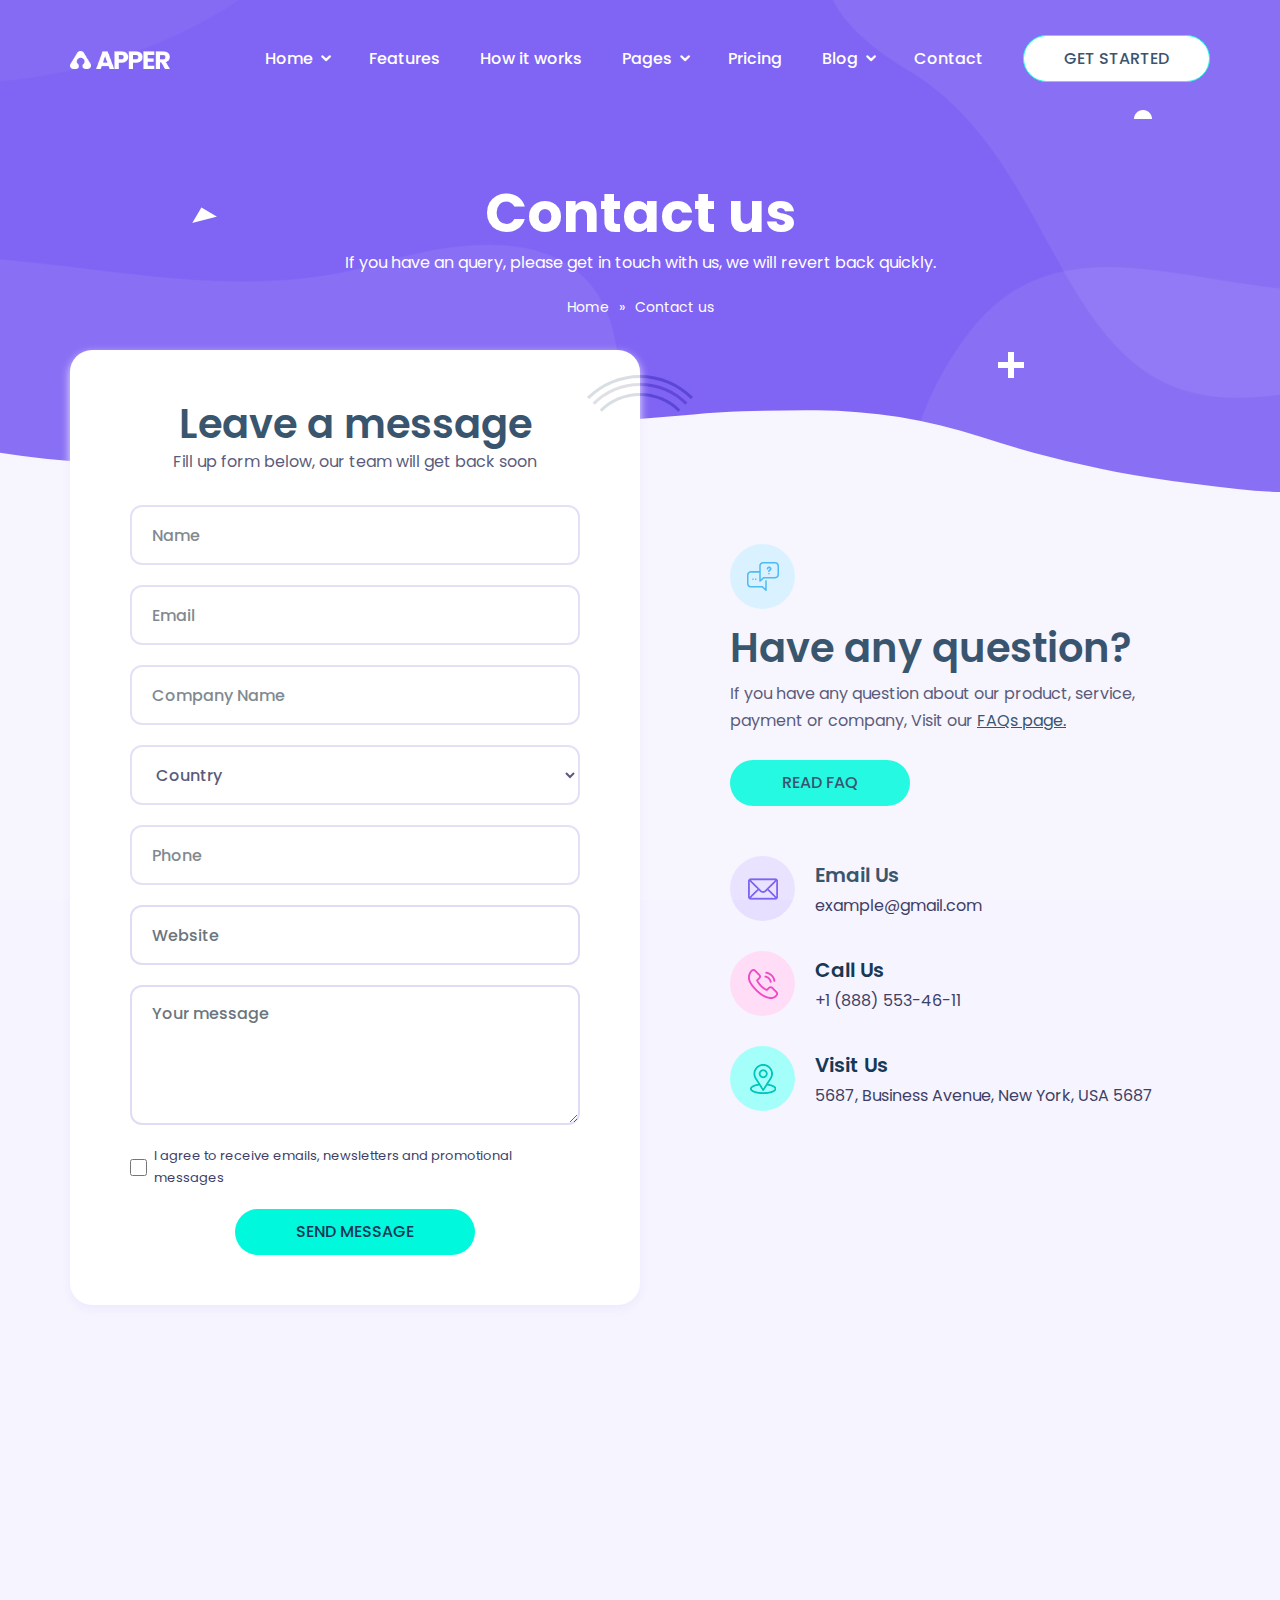
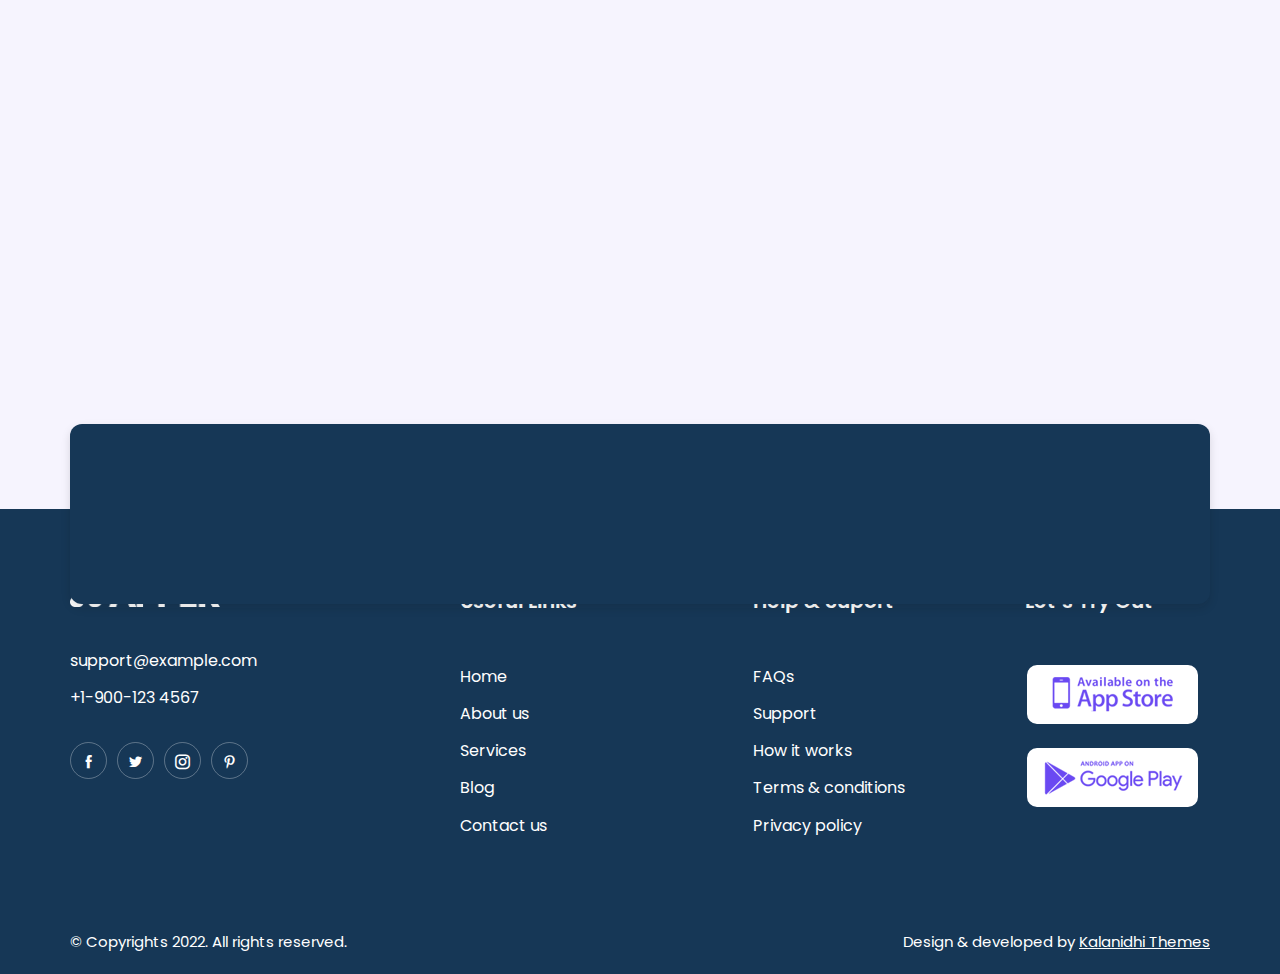
<file: contact.html>
<!DOCTYPE html>
<html lang="en">


<!-- Mirrored from kalanidhithemes.com/live-preview/landing-page/apper/all-demo/03-app-landing-page-wave-animation/contact.html by HTTrack Website Copier/3.x [XR&CO'2014], Sun, 15 Dec 2024 10:25:23 GMT -->
<head>

  <meta charset="UTF-8">
  <meta http-equiv="X-UA-Compatible" content="IE=edge">
  <meta name="viewport" content="width=device-width, initial-scale=1.0">
  <title>Contact us</title>

  <!-- icofont-css-link -->
  <link rel="stylesheet" href="css/icofont.min.css">
  <!-- Owl-Carosal-Style-link -->
  <link rel="stylesheet" href="css/owl.carousel.min.css">
  <!-- Bootstrap-Style-link -->
  <link rel="stylesheet" href="css/bootstrap.min.css">
  <!-- Aos-Style-link -->
  <link rel="stylesheet" href="css/aos.css">
  <!-- Coustome-Style-link -->
  <link rel="stylesheet" href="css/style.css">
  <!-- Responsive-Style-link -->
  <link rel="stylesheet" href="css/responsive.css">
  <!-- Favicon -->
  <link rel="shortcut icon" href="images/favicon.png" type="image/x-icon">

</head>

<body>

  <!-- Page-wrapper-Start -->
  <div class="page_wrapper">

    <!-- Preloader -->
    <div id="preloader">
      <div id="loader"></div>
    </div>

    <!-- Header Start -->
    <header class="white_header">
      <!-- container start -->
      <div class="container">
        <!-- navigation bar -->
        <nav class="navbar navbar-expand-lg">
           <a class="navbar-brand" href="index.html">
            <img src="images/footer_logo.png" alt="image">
          </a>
          <button class="navbar-toggler" type="button" data-toggle="collapse" data-target="#navbarSupportedContent"
            aria-controls="navbarSupportedContent" aria-expanded="false" aria-label="Toggle navigation">
            <span class="navbar-toggler-icon">
              <!-- <i class="icofont-navigation-menu ico_menu"></i> -->
              <div class="toggle-wrap">
                <span class="toggle-bar"></span>
              </div>
            </span>
          </button>

          <div class="collapse navbar-collapse" id="navbarSupportedContent">
            <ul class="navbar-nav ml-auto">
              <!-- secondery menu start -->
              <li class="nav-item has_dropdown">
                <a class="nav-link" href="#">Home</a>
                <span class="drp_btn"><i class="icofont-rounded-down"></i></span>
                <div class="sub_menu">
                  <ul>
                    <li><a href="https://kalanidhithemes.com/live-preview/landing-page/apper/all-demo/01-app-landing-page-defoult/index.html">Home Defoult</a></li>
                    <li><a href="https://kalanidhithemes.com/live-preview/landing-page/apper/all-demo/02-app-landing-page-dark-hero/index.html">Home Dark Hero</a></li>
                    <li><a href="index.html">Home Wave </a></li>
                    <li><a href="https://kalanidhithemes.com/live-preview/landing-page/apper/all-demo/04-app-landing-page-gredient-color/index.html">Home Gredient</a></li>
                    <li><a href="https://kalanidhithemes.com/live-preview/landing-page/apper/all-demo/05-app-landing-page-video-hero/index.html">Home Video</a></li>
                    <li><a href="https://kalanidhithemes.com/live-preview/landing-page/apper/all-demo/06-app-landing-page-video-hero-full-background/index.html">Home Video 2</a></li>
                  </ul>
                </div>
              </li>
              <!-- secondery menu end -->
              <li class="nav-item">
                <a class="nav-link" href="index.html#features">Features</a>
              </li>
              <li class="nav-item">
                <a class="nav-link" href="index.html#how_it_work">How it works</a>
              </li>

              <!-- secondery menu start -->
              <li class="nav-item has_dropdown">
                <a class="nav-link" href="#">Pages</a>
                <span class="drp_btn"><i class="icofont-rounded-down"></i></span>
                <div class="sub_menu">
                  <ul>
                    <li><a href="about.html">About Us</a></li>
                    <li><a href="reviews.html">Reviews</a></li>
                    <li><a href="contact.html">Contact Us</a></li>
                    <li><a href="faq.html">Faq</a></li>
                    <li><a href="sign-in.html">Sign In</a></li>
                    <li><a href="sign-up.html">Sign Up</a></li>
                    <li><a href="blog-list.html">Blog List</a></li>
                    <li><a href="blog-single.html">Blog Single</a></li>
                  </ul>
                </div>
              </li>
              <!-- secondery menu end -->

              <li class="nav-item">
                <a class="nav-link" href="pricing.html">Pricing</a>
              </li>

              <!-- secondery menu start -->
              <li class="nav-item has_dropdown">
                <a class="nav-link" href="#">Blog</a>
                <span class="drp_btn"><i class="icofont-rounded-down"></i></span>
                <div class="sub_menu">
                  <ul>
                    <li><a href="blog-list.html">Blog List</a></li>
                    <li><a href="blog-single.html">Blog Single</a></li>
                  </ul>
                </div>
              </li>
              <!-- secondery menu end -->
              
              <li class="nav-item">
                <a class="nav-link" href="contact.html">Contact</a>
              </li>
              <li class="nav-item">
                <a class="nav-link dark_btn" href="contact.html">GET STARTED</a>
              </li>
            </ul>
          </div>
        </nav>
        <!-- navigation end -->
      </div>
      <!-- container end -->
    </header>


    <!-- BredCrumb-Section -->
    <div class="bred_crumb">
      <div class="container">
        <!-- shape animation  -->
        <span class="banner_shape1"> <img src="images/banner-shape1.png" alt="image" > </span>
        <span class="banner_shape2"> <img src="images/banner-shape2.png" alt="image" > </span>
        <span class="banner_shape3"> <img src="images/banner-shape3.png" alt="image" > </span>
        
        <div class="bred_text">
          <h1>Contact us</h1>
          <p>If you have an query, please get in touch with us, we will revert back quickly.</p>
          <ul>
            <li><a href="index.html">Home</a></li>
            <li><span>»</span></li>
            <li><a href="contact.html">Contact us</a></li>
          </ul>
        </div>
      </div>
    </div>  
    

    <!-- Contact Us Section Start -->
    <section class="contact_page_section">
      <div class="container">
          <div class="contact_inner">
              <div class="contact_form">
                <div class="section_title">
                    <h2>Leave a <span>message</span></h2>
                    <p>Fill up form below, our team will get back soon</p>
                </div>
                  <form action="#">
                    <div class="form-group">
                        <input type="text" placeholder="Name" class="form-control">
                    </div>
                    <div class="form-group">
                        <input type="email" placeholder="Email" class="form-control">
                    </div>
                    <div class="form-group">
                        <input type="text" placeholder="Company Name" class="form-control">
                    </div>
                    <div class="form-group">
                        <select class="form-control">
                          <option value="">Country</option>
                        </select>
                    </div>
                    <div class="form-group">
                        <input type="text" placeholder="Phone" class="form-control">
                    </div>
                    <div class="form-group">
                        <input type="text" placeholder="Website" class="form-control">
                    </div>
                    <div class="form-group">
                        <textarea class="form-control" placeholder="Your message"></textarea>
                    </div>
                    <div class="form-group term_check">
                      <input type="checkbox" id="term">
                      <label for="term">I agree to receive emails, newsletters and promotional messages</label>
                    </div>
                    <div class="form-group mb-0">
                      <button type="submit" class="btn puprple_btn">SEND MESSAGE</button>
                    </div>
                  </form>
              </div>
              <div class="contact_info">
                  <div class="icon"><img src="images/contact_message_icon.png" alt="image"></div>
                  <div class="section_title">
                    <h2>Have any <span>question?</span></h2>
                    <p>If you have any question about our product, service, payment or company, Visit our <a href="faq.html">FAQs page.</a></p>
                  </div>
                  <a href="faq.html" class="btn puprple_btn">READ FAQ</a>
                  <ul class="contact_info_list">
                    <li>
                      <div class="img">
                        <img src="images/mail_icon.png" alt="image">
                      </div>
                      <div class="text">
                        <span>Email Us</span>
                        <a href="mailto:example@gmail.com">example@gmail.com</a>
                      </div>
                    </li>
                    <li>
                      <div class="img">
                        <img src="images/call_icon.png" alt="image">
                      </div>
                      <div class="text">
                        <span>Call Us</span>
                        <a href="tel:+1(888)553-46-11">+1 (888) 553-46-11</a>
                      </div>
                    </li>
                    <li>
                      <div class="img">
                        <img src="images/location_icon.png" alt="image">
                      </div>
                      <div class="text">
                        <span>Visit Us</span>
                        <p>5687, Business Avenue, New York, USA 5687</p>
                      </div>
                    </li>
                  </ul>
              </div>
          </div>
      </div>
    </section>
    <!-- Contact Us Section End -->


    <!-- Map Section Start -->
    <section class="row_am map_section">
      <div class="container">
          <div class="map_inner">
            <iframe src="https://www.google.com/maps/embed?pb=!1m18!1m12!1m3!1d387190.2799160891!2d-74.25987584510595!3d40.69767006338158!2m3!1f0!2f0!3f0!3m2!1i1024!2i768!4f13.1!3m3!1m2!1s0x89c24fa5d33f083b%3A0xc80b8f06e177fe62!2sNew%20York%2C%20NY%2C%20USA!5e0!3m2!1sen!2sin!4v1664399300741!5m2!1sen!2sin" width="100%" height="510" style="border:0;" allowfullscreen="" loading="lazy" referrerpolicy="no-referrer-when-downgrade"></iframe>
          </div>
      </div>
    </section>
    <!-- Map Section End -->


    <!-- News-Letter-Section-Start -->
    <section class="newsletter_section">
      <!-- container start -->
      <div class="container">
        <div class="newsletter_box">
          <div class="section_title" data-aos="fade-in" data-aos-duration="1500" data-aos-delay="100">
            <!-- h2 -->
            <h2>Subscribe newsletter</h2>
            <!-- p -->
            <p>Be the first to recieve all latest post in your inbox</p>
          </div>
          <form action="#" data-aos="fade-in" data-aos-duration="1500" data-aos-delay="100">
            <div class="form-group">
              <input type="email" class="form-control" placeholder="Enter your email">
            </div>
            <div class="form-group">
              <button class="btn">SUBMIT</button>
            </div>
          </form>
        </div>
      </div>
      <!-- container end -->
    </section>
    <!-- News-Letter-Section-end -->


    <!-- Footer-Section start -->
    <footer>
      <div class="top_footer has_bg">
        <!-- container start -->
        <div class="container">
          <!-- row start -->
          <div class="row">
            <!-- footer link 1 -->
            <div class="col-lg-4 col-md-6 col-12">
              <div class="abt_side">
                <div class="logo"> <img src="images/footer_logo.png" alt="image"></div>
                <ul>
                  <li><a href="#">support@example.com</a></li>
                  <li><a href="#">+1-900-123 4567</a></li>
                </ul>
                <ul class="social_media">
                  <li><a href="#"><i class="icofont-facebook"></i></a></li>
                  <li><a href="#"><i class="icofont-twitter"></i></a></li>
                  <li><a href="#"><i class="icofont-instagram"></i></a></li>
                  <li><a href="#"><i class="icofont-pinterest"></i></a></li>
                </ul>
              </div>
            </div>

            <!-- footer link 2 -->
            <div class="col-lg-3 col-md-6 col-12">
              <div class="links">
                <h3>Useful Links</h3>
                <ul>
                  <li><a href="index.html">Home</a></li>
                  <li><a href="#">About us</a></li>
                  <li><a href="#">Services</a></li>
                  <li><a href="#">Blog</a></li>
                  <li><a href="#">Contact us</a></li>
                </ul>
              </div>
            </div>

            <!-- footer link 3 -->
            <div class="col-lg-3 col-md-6 col-12">
              <div class="links">
                <h3>Help & Suport</h3>
                <ul>
                  <li><a href="#">FAQs</a></li>
                  <li><a href="#">Support</a></li>
                  <li><a href="#">How it works</a></li>
                  <li><a href="#">Terms & conditions</a></li>
                  <li><a href="#">Privacy policy</a></li>
                </ul>
              </div>
            </div>

            <!-- footer link 4 -->
            <div class="col-lg-2 col-md-6 col-12">
              <div class="try_out">
                <h3>Let’s Try Out</h3>
                <ul class="app_btn">
                  <li>
                    <a href="#">
                      <img src="images/appstore_blue.png" alt="image">
                    </a>
                  </li>
                  <li>
                    <a href="#">
                      <img src="images/googleplay_blue.png" alt="image">
                    </a>
                  </li>
                </ul>
              </div>
            </div>
          </div>
          <!-- row end -->
        </div>
        <!-- container end -->
      </div>

      <!-- last footer -->
      <div class="bottom_footer">
        <!-- container start -->
        <div class="container">
          <!-- row start -->
          <div class="row">
            <div class="col-md-6">
              <p>© Copyrights 2022. All rights reserved.</p>
            </div>
            <div class="col-md-6">
              <p class="developer_text">Design & developed by <a href="https://themeforest.net/user/kalanidhithemes" target="blank">Kalanidhi Themes</a></p>
            </div>
          </div>
          <!-- row end -->
        </div>
        <!-- container end -->
      </div>

      <!-- go top button -->
      <div class="go_top">
        <span><img src="images/go_top.png" alt="image"></span>
      </div>
    </footer>
    <!-- Footer-Section end -->
    
  </div>
  <!-- Page-wrapper-End -->

  <!-- Jquery-js-Link -->
  <script src="js/jquery.js"></script>
  <!-- owl-js-Link -->
  <script src="js/owl.carousel.min.js"></script>
  <!-- bootstrap-js-Link -->
  <script src="js/bootstrap.min.js"></script>
  <!-- aos-js-Link -->
  <script src="js/aos.js"></script>
  <!-- main-js-Link -->
  <script src="js/main.js"></script>

</body>


<!-- Mirrored from kalanidhithemes.com/live-preview/landing-page/apper/all-demo/03-app-landing-page-wave-animation/contact.html by HTTrack Website Copier/3.x [XR&CO'2014], Sun, 15 Dec 2024 10:25:24 GMT -->
</html>
</file>
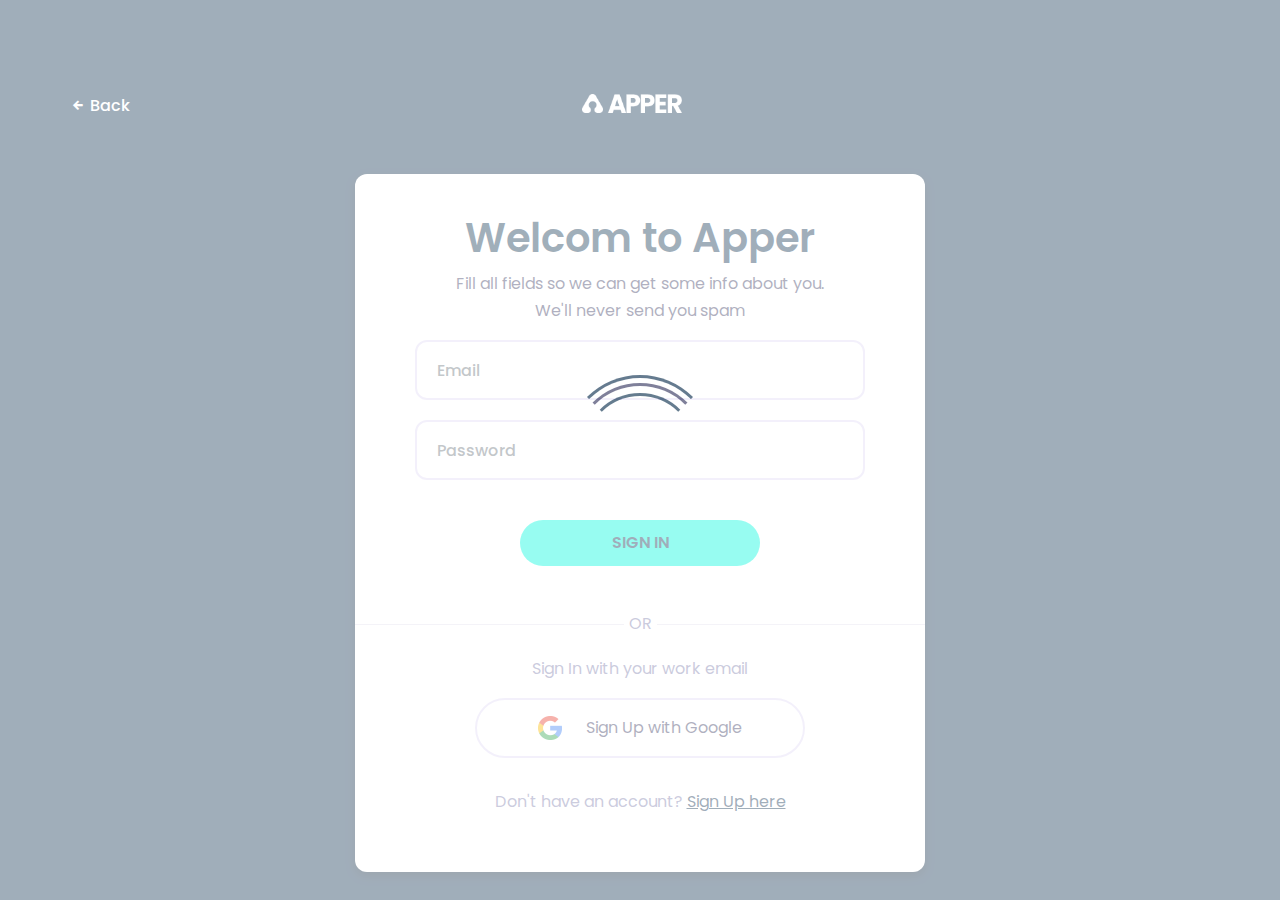
<file: sign-in.html>
<!DOCTYPE html>
<html lang="en">


<!-- Mirrored from kalanidhithemes.com/live-preview/landing-page/apper/all-demo/03-app-landing-page-wave-animation/sign-in.html by HTTrack Website Copier/3.x [XR&CO'2014], Sun, 15 Dec 2024 10:25:24 GMT -->
<head>

  <meta charset="UTF-8">
  <meta http-equiv="X-UA-Compatible" content="IE=edge">
  <meta name="viewport" content="width=device-width, initial-scale=1.0">
  <title>Sign In</title>

  <!-- icofont-css-link -->
  <link rel="stylesheet" href="css/icofont.min.css">
  <!-- Bootstrap-Style-link -->
  <link rel="stylesheet" href="css/bootstrap.min.css">
  <!-- Aos-Style-link -->
  <link rel="stylesheet" href="css/aos.css">
  <!-- Coustome-Style-link -->
  <link rel="stylesheet" href="css/style.css">
  <!-- Responsive-Style-link -->
  <link rel="stylesheet" href="css/responsive.css">
  <!-- Favicon -->
  <link rel="shortcut icon" href="images/favicon.png" type="image/x-icon">

</head>

<body>

  <!-- Page-wrapper-Start -->
  <div class="page_wrapper">

    <!-- Preloader -->
    <div id="preloader">
      <div id="loader"></div>
    </div>

    <div class="full_bg">

      <div class="container">
         <section class="signup_section">

          <div class="top_part">
            <a href="index.html" class="back_btn"><i class="icofont-arrow-left"></i> Back</a>
            <a class="navbar-brand" href="#">
              <img src="images/footer_logo.png" alt="image">
            </a>
          </div>
  
          <!-- Comment Form Section -->
          <div class="signup_form">
            <div class="section_title">
              <h2> Welcom to <span>Apper</span> </h2>
              <p>Fill all fields so we can get some info about you. <br> We'll never send you spam</p>
            </div>
            <form action="#">
              <div class="form-group">
                <input type="email" class="form-control" placeholder="Email">
              </div>
              <div class="form-group">
                <input type="password" class="form-control" placeholder="Password">
              </div>
              <div class="form-group">
                <button class="btn puprple_btn" type="submit">SIGN IN</button>
              </div>
            </form>
            <p class="or_block">
              <span>OR</span>
            </p>
           <div class="or_option">
              <p>Sign In with your work email</p>
              <a href="#" class="btn google_btn"><img src="images/google.png" alt="image"> <span>Sign Up with Google</span> </a>
              <p>Don't have an account? <a href="#">Sign Up here</a></p>
           </div>
          </div>
         </section>
      </div>
      
    </div>



  </div>
  <!-- Page-wrapper-End -->

  <!-- Jquery-js-Link -->
  <script src="js/jquery.js"></script>
  <!-- bootstrap-js-Link -->
  <script src="js/bootstrap.min.js"></script>
  <!-- aos-js-Link -->
  <script src="js/aos.js"></script>
  <!-- main-js-Link -->
  <script src="js/main.js"></script>

</body>


<!-- Mirrored from kalanidhithemes.com/live-preview/landing-page/apper/all-demo/03-app-landing-page-wave-animation/sign-in.html by HTTrack Website Copier/3.x [XR&CO'2014], Sun, 15 Dec 2024 10:25:25 GMT -->
</html>
</file>
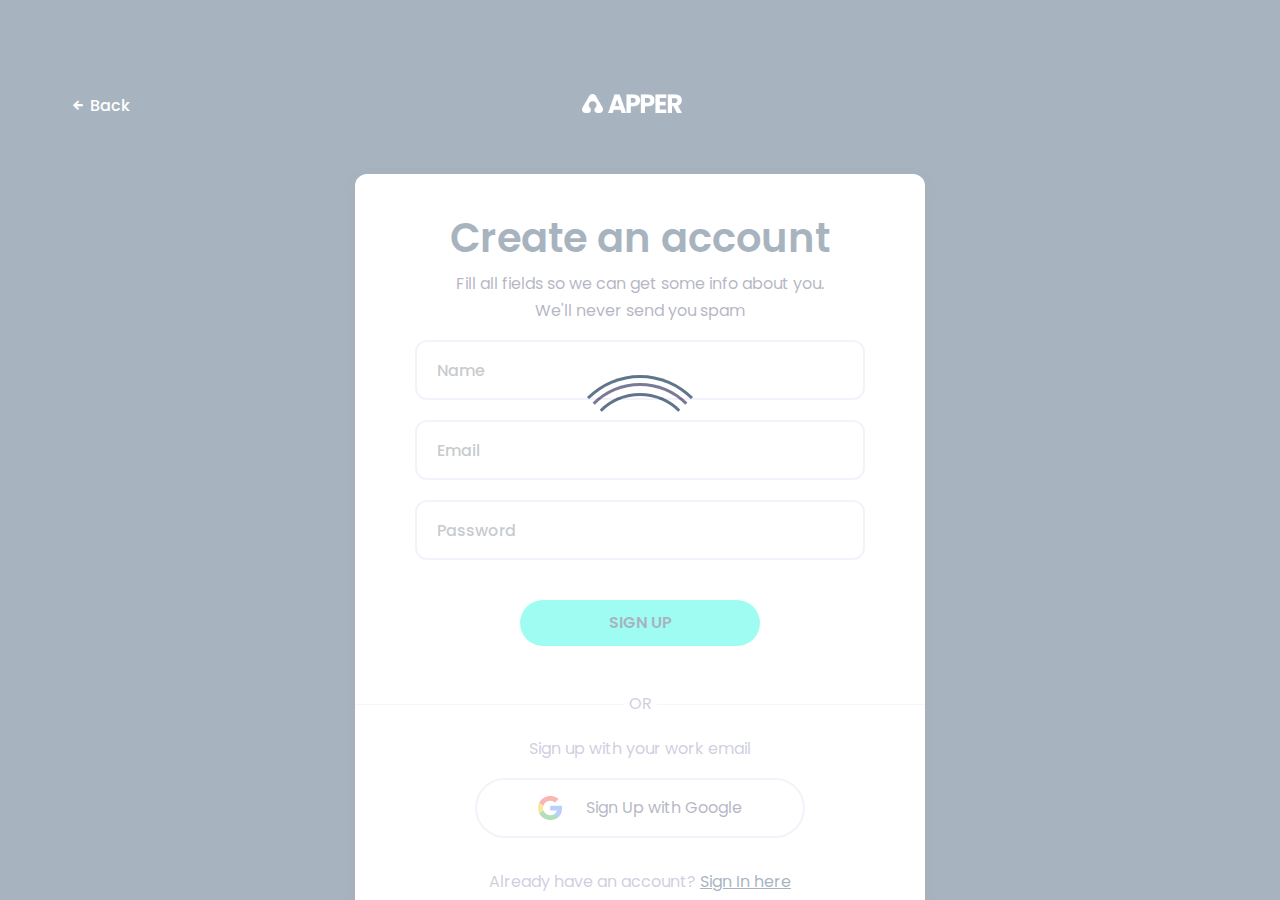
<file: sign-up.html>
<!DOCTYPE html>
<html lang="en">


<!-- Mirrored from kalanidhithemes.com/live-preview/landing-page/apper/all-demo/03-app-landing-page-wave-animation/sign-up.html by HTTrack Website Copier/3.x [XR&CO'2014], Sun, 15 Dec 2024 10:25:25 GMT -->
<head>

  <meta charset="UTF-8">
  <meta http-equiv="X-UA-Compatible" content="IE=edge">
  <meta name="viewport" content="width=device-width, initial-scale=1.0">
  <title>Sign up</title>

  <!-- icofont-css-link -->
  <link rel="stylesheet" href="css/icofont.min.css">
  <!-- Bootstrap-Style-link -->
  <link rel="stylesheet" href="css/bootstrap.min.css">
  <!-- Aos-Style-link -->
  <link rel="stylesheet" href="css/aos.css">
  <!-- Coustome-Style-link -->
  <link rel="stylesheet" href="css/style.css">
  <!-- Responsive-Style-link -->
  <link rel="stylesheet" href="css/responsive.css">
  <!-- Favicon -->
  <link rel="shortcut icon" href="images/favicon.png" type="image/x-icon">

</head>

<body>

  <!-- Page-wrapper-Start -->
  <div class="page_wrapper">

    <!-- Preloader -->
    <div id="preloader">
      <div id="loader"></div>
    </div>

    <div class="full_bg">

      <div class="container">
         <section class="signup_section">

          <div class="top_part">
            <a href="index.html" class="back_btn"><i class="icofont-arrow-left"></i> Back</a>
            <a class="navbar-brand" href="#">
              <img src="images/footer_logo.png" alt="image">
            </a>
          </div>
  
          <!-- Comment Form Section -->
          <div class="signup_form">
            <div class="section_title">
              <h2> <span>Create</span> an account</h2>
              <p>Fill all fields so we can get some info about you. <br> We'll never send you spam</p>
            </div>
            <form action="#">
              <div class="form-group">
                <input type="text" class="form-control" placeholder="Name">
              </div>
              <div class="form-group">
                <input type="email" class="form-control" placeholder="Email">
              </div>
              <div class="form-group">
                <input type="password" class="form-control" placeholder="Password">
              </div>
              <div class="form-group">
                <button class="btn puprple_btn" type="submit">SIGN UP</button>
              </div>
            </form>
            <p class="or_block">
              <span>OR</span>
            </p>
           <div class="or_option">
              <p>Sign up with your work email</p>
              <a href="#" class="btn google_btn"><img src="images/google.png" alt="image"> <span>Sign Up with Google</span> </a>
              <p>Already have an account? <a href="#">Sign In here</a></p>
           </div>
          </div>
         </section>
      </div>
      
    </div>



  </div>
  <!-- Page-wrapper-End -->

  <!-- Jquery-js-Link -->
  <script src="js/jquery.js"></script>
  <!-- bootstrap-js-Link -->
  <script src="js/bootstrap.min.js"></script>
  <!-- aos-js-Link -->
  <script src="js/aos.js"></script>
  <!-- main-js-Link -->
  <script src="js/main.js"></script>

</body>


<!-- Mirrored from kalanidhithemes.com/live-preview/landing-page/apper/all-demo/03-app-landing-page-wave-animation/sign-up.html by HTTrack Website Copier/3.x [XR&CO'2014], Sun, 15 Dec 2024 10:25:25 GMT -->
</html>
</file>
<file: css/style.css>
/*-----------------------------------------------------------------------------------

[Table of contents]

1. Font
2. Css Variable for colors
3. Common CSS
4. Preloader CSS
5. Header - Main Navigation ( section )
6. Hero Slider ( section )
7. Trusted Logo Slider ( section )
8. Features ( section )
9. About us ( section )
10. Modern UI ( section )
11. How it works ( section )
12. Testimonials ( section )
13. Pricing ( section )
14. Faq ( section )
15. Interface ( section )
16. Download app ( section )
17. Latest story ( section )
18. Newsletter ( section )
19. Footer ( section )
20. Animation CSS ( section )


-----------------------------------------------------------------------------------*/

/* --------Font--------------- */
/* poppins-300 - latin */
@font-face {
    font-family: 'Poppins';
    font-style: normal;
    font-weight: 300;
    src: url('../fonts/poppins-v20-latin-300.eot'); /* IE9 Compat Modes */
    src: local(''),
         url('../fonts/poppins-v20-latin-300d41d.eot?#iefix') format('embedded-opentype'), /* IE6-IE8 */
         url('../fonts/poppins-v20-latin-300.woff2') format('woff2'), /* Super Modern Browsers */
         url('../fonts/poppins-v20-latin-300.woff') format('woff'), /* Modern Browsers */
         url('../fonts/poppins-v20-latin-300.ttf') format('truetype'), /* Safari, Android, iOS */
         url('../fonts/poppins-v20-latin-300.svg#Poppins') format('svg'); /* Legacy iOS */
  }
  /* poppins-regular - latin */
  @font-face {
    font-family: 'Poppins';
    font-style: normal;
    font-weight: 400;
    src: url('../fonts/poppins-v20-latin-regular.eot'); /* IE9 Compat Modes */
    src: local(''),
         url('../fonts/poppins-v20-latin-regulard41d.eot?#iefix') format('embedded-opentype'), /* IE6-IE8 */
         url('../fonts/poppins-v20-latin-regular.woff2') format('woff2'), /* Super Modern Browsers */
         url('../fonts/poppins-v20-latin-regular.woff') format('woff'), /* Modern Browsers */
         url('../fonts/poppins-v20-latin-regular.ttf') format('truetype'), /* Safari, Android, iOS */
         url('../fonts/poppins-v20-latin-regular.svg#Poppins') format('svg'); /* Legacy iOS */
  }
  /* poppins-italic - latin */
  @font-face {
    font-family: 'Poppins';
    font-style: italic;
    font-weight: 400;
    src: url('../fonts/poppins-v20-latin-italic.eot'); /* IE9 Compat Modes */
    src: local(''),
         url('../fonts/poppins-v20-latin-italicd41d.eot?#iefix') format('embedded-opentype'), /* IE6-IE8 */
         url('../fonts/poppins-v20-latin-italic.woff2') format('woff2'), /* Super Modern Browsers */
         url('../fonts/poppins-v20-latin-italic.woff') format('woff'), /* Modern Browsers */
         url('../fonts/poppins-v20-latin-italic.ttf') format('truetype'), /* Safari, Android, iOS */
         url('../fonts/poppins-v20-latin-italic.svg#Poppins') format('svg'); /* Legacy iOS */
  }
  /* poppins-500 - latin */
  @font-face {
    font-family: 'Poppins';
    font-style: normal;
    font-weight: 500;
    src: url('../fonts/poppins-v20-latin-500.eot'); /* IE9 Compat Modes */
    src: local(''),
         url('../fonts/poppins-v20-latin-500d41d.eot?#iefix') format('embedded-opentype'), /* IE6-IE8 */
         url('../fonts/poppins-v20-latin-500.woff2') format('woff2'), /* Super Modern Browsers */
         url('../fonts/poppins-v20-latin-500.woff') format('woff'), /* Modern Browsers */
         url('../fonts/poppins-v20-latin-500.ttf') format('truetype'), /* Safari, Android, iOS */
         url('../fonts/poppins-v20-latin-500.svg#Poppins') format('svg'); /* Legacy iOS */
  }
  /* poppins-500italic - latin */
  @font-face {
    font-family: 'Poppins';
    font-style: italic;
    font-weight: 500;
    src: url('../fonts/poppins-v20-latin-500italic.eot'); /* IE9 Compat Modes */
    src: local(''),
         url('../fonts/poppins-v20-latin-500italicd41d.eot?#iefix') format('embedded-opentype'), /* IE6-IE8 */
         url('../fonts/poppins-v20-latin-500italic.woff2') format('woff2'), /* Super Modern Browsers */
         url('../fonts/poppins-v20-latin-500italic.woff') format('woff'), /* Modern Browsers */
         url('../fonts/poppins-v20-latin-500italic.ttf') format('truetype'), /* Safari, Android, iOS */
         url('../fonts/poppins-v20-latin-500italic.svg#Poppins') format('svg'); /* Legacy iOS */
  }
  /* poppins-600 - latin */
  @font-face {
    font-family: 'Poppins';
    font-style: normal;
    font-weight: 600;
    src: url('../fonts/poppins-v20-latin-600.eot'); /* IE9 Compat Modes */
    src: local(''),
         url('../fonts/poppins-v20-latin-600d41d.eot?#iefix') format('embedded-opentype'), /* IE6-IE8 */
         url('../fonts/poppins-v20-latin-600.woff2') format('woff2'), /* Super Modern Browsers */
         url('../fonts/poppins-v20-latin-600.woff') format('woff'), /* Modern Browsers */
         url('../fonts/poppins-v20-latin-600.ttf') format('truetype'), /* Safari, Android, iOS */
         url('../fonts/poppins-v20-latin-600.svg#Poppins') format('svg'); /* Legacy iOS */
  }
  /* poppins-700 - latin */
  @font-face {
    font-family: 'Poppins';
    font-style: normal;
    font-weight: 700;
    src: url('../fonts/poppins-v20-latin-700.eot'); /* IE9 Compat Modes */
    src: local(''),
         url('../fonts/poppins-v20-latin-700d41d.eot?#iefix') format('embedded-opentype'), /* IE6-IE8 */
         url('../fonts/poppins-v20-latin-700.woff2') format('woff2'), /* Super Modern Browsers */
         url('../fonts/poppins-v20-latin-700.woff') format('woff'), /* Modern Browsers */
         url('../fonts/poppins-v20-latin-700.ttf') format('truetype'), /* Safari, Android, iOS */
         url('../fonts/poppins-v20-latin-700.svg#Poppins') format('svg'); /* Legacy iOS */
  }
  /* poppins-800 - latin */
  @font-face {
    font-family: 'Poppins';
    font-style: normal;
    font-weight: 800;
    src: url('../fonts/poppins-v20-latin-800.eot'); /* IE9 Compat Modes */
    src: local(''),
         url('../fonts/poppins-v20-latin-800d41d.eot?#iefix') format('embedded-opentype'), /* IE6-IE8 */
         url('../fonts/poppins-v20-latin-800.woff2') format('woff2'), /* Super Modern Browsers */
         url('../fonts/poppins-v20-latin-800.woff') format('woff'), /* Modern Browsers */
         url('../fonts/poppins-v20-latin-800.ttf') format('truetype'), /* Safari, Android, iOS */
         url('../fonts/poppins-v20-latin-800.svg#Poppins') format('svg'); /* Legacy iOS */
  }

/* -----------Css-variable------ */

:root {
    --light-purple: #F6F4FE;
    --purple: #6A49F2;
    --bg-purple: #163756;
    --dark-purple: #32236F;
    --body-text-purple: #3E3F66;
    --text-white: #ffffff;
    --bg-white: #ffffff;
    --slider-dots-color: #D4D2DD;
    --light-bg: #DFDAF3;
}



/* ------Common-Css------------- */

html{scroll-behavior:smooth}

body {
    margin: 0;
    padding: 0;
    box-sizing: border-box;
    font-size: 16px;
    line-height: 1.7;
    font-family: 'Poppins', sans-serif;
    color: var(--body-text-purple);
    background-color: var(--light-purple);
}

.page_wrapper {
    width: 100%;
    overflow-x: hidden;
}

a {
    text-decoration: none;
    color: var(--body-text-purple);
}

a:hover {
    text-decoration: none;
    color: var(--body-text-purple);
}

ul,
li {
    padding: 0;
    list-style-type: none;
    margin: 0;
}

button:focus,
.btn.focus,
.btn:focus {
    outline: none;
    box-shadow: none;
}

@media screen and (min-width:1200px) {
    .container {
        max-width: 1170px;
    }
}

.section_title {
    text-align: center;
}

/* section heading h2 */
.section_title h2 {
    font-size: 40px;
    font-weight: 700;
    color: var(--dark-purple);
}

.section_title h2 span {
    color: var(--purple);
}

.row_am {
    padding: 50px 0;
}

/* purple button */
.puprple_btn {
    background-color: #00f8dd;
    color: var(--purple);
    border-radius: 50px;
    padding: 10px 40px;
    position: relative;
    overflow: hidden;
    z-index: 1;
    font-weight: 500;
}

.puprple_btn::before {
    content: "";
    position: absolute;
    left: 0;
    top: 0;
    width: 0%;
    height: 100%;
    background-color: var(--bg-white);
    border-radius: 50px;
    transition: .6s all;
    z-index: -1;
}

.puprple_btn:hover::before {
    width: 100%;
}

.puprple_btn:hover {
    color: var(--purple);
}

/* white button */
.white_btn {
    padding: 10px 45px;
    border: 1px solid var(--purple);
    color: var(--purple);
    border-radius: 50px;
    background-color: var(--bg-white);
    font-weight: 700;
    position: relative;
    z-index: 1;
    overflow: hidden;
    font-weight: 500;
}

.white_btn::before {
    content: "";
    position: absolute;
    left: 0;
    top: 0;
    width: 0%;
    height: 100%;
    background-color: var(--bg-purple);
    border-radius: 50px;
    transition: .6s all;
    z-index: -1;
}

.white_btn:hover::before {
    width: 110%;
}

.white_btn:hover {
    color: var(--text-white);
}

.highlited_block .white_btn:hover {
    border-color: var(--bg-white);
}

/* slider controls */
.owl-carousel .owl-dots {
    display: flex;
    align-items: center;
    justify-content: center;
    position: relative;
    margin-top: 20px;
}

.owl-carousel .owl-dots button {
    display: block;
    width: 15px;
    height: 15px;
    background-color: var(--slider-dots-color);
    border-radius: 15px;
    margin: 0 5px;
}

.owl-carousel .owl-dots button.active {
    background-color: var(--purple);
}

/* -------------Preloader-Css-Start-------------- */

/* Preloader */
#preloader {
    position: fixed;
    top: 0;
    left: 0;
    width: 100%;
    height: 100%;
    background-color: rgba(255, 255, 255, 0.9);
    z-index: 999999;
}

#loader {
    display: block;
    position: relative;
    left: 50%;
    top: 50%;
    width: 150px;
    height: 150px;
    margin: -75px 0 0 -75px;
    border-radius: 50%;
    border: 3px solid transparent;
    border-top-color: var(--bg-purple);
    -webkit-animation: spin 2s linear infinite;
    animation: spin 2s linear infinite;
}

#loader:before {
    content: "";
    position: absolute;
    top: 5px;
    left: 5px;
    right: 5px;
    bottom: 5px;
    border-radius: 50%;
    border: 3px solid transparent;
    border-top-color: var(--body-text-purple);
    -webkit-animation: spin 3s linear infinite;
    animation: spin 3s linear infinite;
}

#loader:after {
    content: "";
    position: absolute;
    top: 15px;
    left: 15px;
    right: 15px;
    bottom: 15px;
    border-radius: 50%;
    border: 3px solid transparent;
    border-top-color: var(--dark-purple);
    -webkit-animation: spin 1.5s linear infinite;
    animation: spin 1.5s linear infinite;
}

@-webkit-keyframes spin {
    0%   {
        -webkit-transform: rotate(0deg);
        -ms-transform: rotate(0deg);
        transform: rotate(0deg);
    }
    100% {
        -webkit-transform: rotate(360deg);
        -ms-transform: rotate(360deg);
        transform: rotate(360deg);
    }
}

@keyframes spin {
    0%   {
        -webkit-transform: rotate(0deg);
        -ms-transform: rotate(0deg);
        transform: rotate(0deg);
    }
    100% {
        -webkit-transform: rotate(360deg);
        -ms-transform: rotate(360deg);
        transform: rotate(360deg);
    }
}




/* -----------Header-Css-Start------------------- */
/* header wraper */
header {
    position: absolute;
    width: 100%;
    z-index: 99999;
    transition: .4s all;
}

header.fix_style {
    position: fixed;
    top: 0;
    backdrop-filter: blur(5px);
    background-color: #163756;
    padding: 15px 0;
    transition: none;
    opacity: 0;
    pointer-events: none;
}

header.fixed {
   pointer-events: all;
   opacity: 1;
   transition: .4s all;
}

header.fixed .navbar {
    padding: 0;
}

/* navigation bar */
.navbar {
    padding-left: 0;
    padding-right: 0;
    padding-top: 35px;
}

.navbar-expand-lg .navbar-nav {
    align-items: center;
}

.navbar-expand-lg .navbar-nav .nav-link {
    padding: 5px 20px;
    font-weight: 500;
    color: var(--text-white);
}

.navbar-expand-lg .navbar-nav .nav-link:hover {
    color: var(--text-white);
}

.navbar-expand-lg .navbar-nav .nav-link.dark_btn {
    color: var(--purple);
    background-color: #00f8dd;
    font-size: 16px;
    padding: 9px 40px;
    border-radius: 25px;
    margin-left: 20px;
    position: relative;
    border: 1px solid #00f8dd;
}


.navbar-expand-lg .navbar-nav .nav-link.dark_btn::before, 
.navbar-expand-lg .navbar-nav .nav-link.dark_btn::after {
    content: '';
    position: absolute;
    top: 0;
    right: 0;
    bottom: 0;
    left: 0;
    width: 100%;
    height: 100%;
    border-radius: 42px;
    z-index: -1;
}

.navbar-expand-lg .navbar-nav .nav-link.dark_btn::before {
	animation: pulse-blue-medium-sm 3.5s infinite
}

.navbar-expand-lg .navbar-nav .nav-link.dark_btn::after  {
	animation: pulse-blue-small-sm 3.5s infinite
}

.navbar-brand img {
    width: 100px;
}

/* navigation bar dropdown */
.navbar-expand-lg .navbar-nav .has_dropdown {
    display: flex;
    align-items: center;
    position: relative;
    border-radius: 10px 10px 0 0;
    transition: .4s all;
}

.navbar-expand-lg .navbar-nav .has_dropdown:hover {
    background-color: var(--bg-white);
    box-shadow: 0px 4px 10px #c5c5c580;
}

.navbar-expand-lg .navbar-nav .has_dropdown .drp_btn {
    position: relative;
    right: 15px;
    color: var(--text-white);
}

.navbar-expand-lg .navbar-nav .has_dropdown .sub_menu {
    position: absolute;
    top: 100%;
    background-color: var(--bg-white);
    border-radius: 0 10px 10px 10px;
    min-width: 210px;
    max-width: 230px;
    margin-top: -10px;
    transition: .4s all;
    opacity: 0;
    pointer-events: none;
    box-shadow: 0px 4px 10px #c5c5c580;
}

.navbar-expand-lg .navbar-nav .has_dropdown .sub_menu ul {
    margin-left: 0;
    padding: 10px 20px;
}

.navbar-expand-lg .navbar-nav .has_dropdown .sub_menu ul li a {
    font-size: 15px;
    position: relative;
    transition: .4s all;
    line-height: 35px;
    font-weight: 500;
}

.navbar-expand-lg .navbar-nav .has_dropdown .sub_menu ul li a::before {
    content: "";
    width: 10px;
    height: 10px;
    display: inline-block;
    border: 2px solid var(--purple);
    border-radius: 10px;
    margin-right: 5px;
    position: absolute;
    left: -10px;
    top: 50%;
    transform: translateY(-50%);
    opacity: 0;
    transition: .4s all;
}

.navbar-expand-lg .navbar-nav .has_dropdown .sub_menu ul li a:hover {
    padding-left: 15px;
    color: var(--purple);
}

.navbar-expand-lg .navbar-nav .has_dropdown .sub_menu ul li a:hover::before {
    opacity: 1;
    left: 0;
}

.navbar-expand-lg .navbar-nav .has_dropdown:hover>a,
.navbar-expand-lg .navbar-nav .has_dropdown:hover>.drp_btn {
    color: var(--purple);
}

.navbar-expand-lg .navbar-nav .has_dropdown:hover .sub_menu {
    opacity: 1;
    pointer-events: all;
    margin-top: -1px;
}

/* navigation toggle menu */
.toggle-wrap {
    padding: 10px;
    position: relative;
    cursor: pointer;
    
    /*disable selection*/
    -webkit-touch-callout: none;
      -webkit-user-select: none;
      -khtml-user-select: none;
      -moz-user-select: none;
      -ms-user-select: none;
      user-select: none;
  }

  .toggle-bar,
  .toggle-bar::before,
  .toggle-bar::after,
  .toggle-wrap.active .toggle-bar,
  .toggle-wrap.active .toggle-bar::before,
  .toggle-wrap.active .toggle-bar::after {
      -webkit-transition: all .2s ease-in-out;
      -moz-transition: all .2s ease-in-out;
      -o-transition: all .2s ease-in-out;
      transition: all .2s ease-in-out;
  }

  .toggle-bar {
      width: 25px;
      margin: 10px 0;
      position: relative;
      border-top: 4px solid var(--bg-white);
      display: block;
  }

  .toggle-bar::before,
  .toggle-bar::after {
      content: "";
      display: block;
      background: var(--bg-white);
      height: 4px;
      width: 30px;
      position: absolute;
      top: -12px;
      right: 0px;
      -ms-transform: rotate(0deg);
      -webkit-transform: rotate(0deg);
      transform: rotate(0deg);
      -ms-transform-origin: 13%;
      -webkit-transform-origin: 13%;
      transform-origin: 13%;
  }

  .toggle-bar::after {
    top: 4px;
  }

  .toggle-wrap.active .toggle-bar {
    border-top: 6px solid transparent;
  }

  .toggle-wrap.active .toggle-bar::before {
      -ms-transform: rotate(45deg);
      -webkit-transform: rotate(45deg);
      transform: rotate(45deg);
  }

  .toggle-wrap.active .toggle-bar::after {
      -ms-transform: rotate(-45deg);
      -webkit-transform: rotate(-45deg);
      transform: rotate(-45deg);
  }


/* ---------Hero-banner-Css-Start------------------ */
/* hero banner wraper */
.banner_section {
    padding-top: 180px;
    position: relative;
    background: #163756;
}

.banner_section .container {
    position: relative;
}

/* wave backgound after banner */
.banner_section::after {
    /*content: "";
    display: block;
    background-image: url(../images/banner-shape.svg);
    background-size: cover;
    background-repeat: no-repeat;
    width: 100%;
    height: 200px;
    background-position: center;
    margin-top: -50px;*/
}

.banner_section .row {
    align-items: center;
}

/* hero banner text */
.banner_section .banner_text {
    margin-top: -50px;
}

/* hero banner heading h1 */
.banner_section .banner_text h1 {
    font-size: 55px;
    color: var(--text-white);
    letter-spacing: -1.5px;
    font-weight: 700;
}

.banner_section .banner_text h1 span {
    color: var(--text-white);
}

.banner_section .banner_text p {
    color: var(--text-white);
}

/* hero banner button */
.banner_section .app_btn {
    display: flex;
    align-items: center;
    margin: 30px 0;
}

/* hero banner list */
.banner_section .app_btn li a {
    display: block;
    padding: 12px 30px;
    background-color: var(--bg-white);
    border: 2px solid var(--purple);
    position: relative;
    border-radius: 12px;
    transition: .4s all;
}

.banner_section .app_btn li:last-child {
    margin-left: 25px;
}

.banner_section .app_btn li a img {
    transition: .4s all;
}

.banner_section .app_btn li a .white_img {
    position: absolute;
    left: 50%;
    transform: translateX(-50%);
    opacity: 0;
}

.banner_section .app_btn li a:hover {
    background-color: var(--purple);
    border: 2px solid var(--bg-white);
}

.banner_section .app_btn li a:hover .blue_img {
    opacity: 0;
}

.banner_section .app_btn li a:hover .white_img {
    opacity: 1;
}

/* hero banner users */
.banner_section .used_app {
    display: flex;
    align-items: center;
    margin-top: 35px;
}

.banner_section .used_app ul {
    display: flex;
    align-items: center;
    margin-right: 10px;
}

.banner_section .used_app ul li:not(:first-child) {
    margin-left: -15px;
}

.banner_section .used_app p {
    font-size: 15px;
    line-height: 19px;
    margin-bottom: 0;
    color: var(--text-white);
}

/* hero banner images */
.banner_section .banner_image {
    display: flex;
    position: relative;
    width: 100%;
}

.banner_section .banner_image img{
    max-width: 100%;
}


.owl-carousel .owl-item img {
    max-width: 100%;
    width: auto;
}


/* hero banner shape animation */
.banner_section .banner_shape1, .banner_shape2, .banner_shape3 { 
    position: absolute; }

.banner_section .banner_shape1 {
    top: 200px;
    left: -15%;
    animation: mymove 10s infinite;
}

.banner_section .banner_shape2 {
    top: 100px;
    right: -10%;
    animation: mymove 5s infinite;
}

.banner_section .banner_shape3 {
    top: 400px;
    right: -20%;
    animation: mymove 3s infinite;
}


@keyframes mymove {
  50% {transform: rotate(180deg);}
}



/* ------------Trusted-Section-Css-Start----------- */

/* trusted logos wraper */
.trusted_section {
    margin-top: 40px;
}

.trusted_section .company_logos {
    padding-top: 20px;
}

.trusted_section .company_logos img {
    filter: grayscale(1);
    margin: 0 auto;
    transition: .4s all;
}

.trusted_section .company_logos img:hover {
    filter: grayscale(0);
}



/* ----------Feature-Detail-Section-start------ */

/* features section wraper */
.features_section .feature_detail {
    background-color: var(--bg-white);
    border-radius: 30px;
    position: relative;
    display: flex;
    justify-content: space-between;
    margin-top: 120px;
    padding-top: 60px;
    padding-bottom: 20px;
    box-shadow: 0px 4px 30px #EDE9FE;
}

/* features section image */
.features_section .feature_detail .feature_img {
    position: absolute;
    left: 50%;
    transform: translateX(-50%);
    top: -75px;
}

.features_section .feature_detail .feature_img img {
    max-width: 100%;
}

/* features section box */

.features_section .feature_detail .feature_box {
    max-width: 410px;
}

.features_section .feature_detail .feature_box .data_block {
    margin-bottom: 50px;
}

.features_section .feature_detail .feature_box .data_block h4 {
    font-size: 20px;
    color: var(--dark-purple);
    font-weight: 600;
}

.features_section .feature_detail .left_data {
    text-align: right;
    padding-left: 130px;
}

.features_section .feature_detail .right_data {
    padding-right: 130px;
}

.features_section .feature_detail .left_data .data_block .icon {
    margin-right: -15px;
    padding: 20px;
}

.features_section .feature_detail .right_data .data_block .icon {
    margin-left: -15px;
    padding: 20px;
}

.features_section .container {
    max-width: 1370px;
}



/* -----------------About-App-Section-Css-Start------------------ */

/* about us section wraper */
.about_app_section .about_img {
    display: flex;
    align-items: center;
    position: relative;
}

/* about us section images*/
.about_app_section .about_img img {
    max-width: 100%;
}

.about_app_section .about_img::before {
    content: "";
    position: absolute;
    left: 38%;
    top: 50%;
    transform: translate(-50%, -50%);
    width: 500px;
    height: 500px;
    background-color: var(--bg-white);
    border-radius: 100%;
    z-index: -1;
}

.about_app_section .about_img .screen_img {
    margin-left: -135px;
    margin-top: 110px;
}

.about_app_section .about_text .section_title {
    text-align: left;
}

.about_app_section .about_text .section_title h2 {
    margin-bottom: 15px;
}

/* about us section  statastics nomber */
.about_app_section .about_text .app_statstic {
    display: flex;
    flex-wrap: wrap;
    justify-content: space-between;
    margin-bottom: 10px;
    margin-top: 40px;
}

.about_app_section .about_text .app_statstic li {
    width: 248px;
    background-color: var(--bg-white);
    margin-bottom: 30px;
    display: flex;
    align-items: center;
    border-radius: 12px;
    padding: 15px 10px;
    padding-left: 35px;
    box-shadow: 0px 4px 10px #EDE9FE;
}

.about_app_section .about_text .app_statstic li .icon {
    margin-right: 9px;
}

.about_app_section .about_text .app_statstic li p {
    margin-bottom: 0;
    line-height: 1;
    color: var(--dark-purple);
}

.about_app_section .about_text .app_statstic li p:first-child {
    font-size: 40px;
    font-weight: 600;
    margin-bottom: 3px;
}


/* -------------Modern-Ui-Section-Css-Start---------------- */
/* modern ui section wraper */
.modern_ui_section .row {
    align-items: center;
}

.modern_ui_section .design_block {
    margin-top: 45px;
}

/* modern ui text */
.modern_ui_section .section_title {
    text-align: left;
}

.modern_ui_section .ui_text {
    padding-right: 75px;
}

/* modern ui list */
.modern_ui_section .design_block li {
    padding-left: 40px;
    position: relative;
    margin-bottom: 25px;
}

.modern_ui_section .design_block li::before {
    content: "";
    position: absolute;
    left: 0;
    top: 5px;
    background-image: url(../images/right_icon.png);
    width: 22px;
    height: 22px;
    background-repeat: no-repeat;
    background-position: center;
    background-size: contain;
}

.modern_ui_section .design_block li h4 {
    font-size: 20px;
    color: var(--dark-purple);
    font-weight: 600;
    margin-bottom: 8px;
}

.modern_ui_section .design_block li p {
    margin-bottom: 0;
}

/* modern ui images */
.modern_ui_section .ui_images {
    display: flex;
    position: relative;
}

.modern_ui_section .ui_images::before {
    content: "";
    position: absolute;
    left: 50%;
    top: 50%;
    transform: translate(-50%, -50%);
    width: 570px;
    height: 570px;
    border-radius: 100%;
    background-color: var(--bg-white);
    z-index: -1;
}

.modern_ui_section .ui_images .right_img img:nth-child(3) {
    margin-left: -140px;
    margin-top: -20px;
}

.modern_ui_section .ui_images .right_img img:nth-child(2) {
    margin-left: -90px;
    margin-top: -20px;
}

.modern_ui_section .ui_images .right_img img:nth-child(1) {
    position: relative;
    top: 15px;
    z-index: 99;
    margin-left: -15px;
}


/* -------------How_It_Works-Section-Css-Start------------------ */

/* how it works wraper */
.how_it_works .container {
    max-width: 1370px;
}

.how_it_works .how_it_inner {
    background-color: var(--bg-white);
    padding: 70px 0;
    padding-bottom: 250px;
    border-radius: 30px;
    box-shadow: 0px 4px 30px #EDE9FE;
}

/* how it works list */
.how_it_works .step_block ul {
    max-width: 1080px;
    margin: 0 auto;
    padding: 10px;
}

.how_it_works .step_block ul li {
    display: flex;
    align-items: center;
    justify-content: space-between;
    position: relative;
    margin-bottom: 50px;
}

.how_it_works .step_block ul li::before {
    content: "";
    position: absolute;
    left: 50%;
    top: 50px;
    transform: translateX(-50%);
    width: 4px;
    height: calc(100% + 100px);
    background-color: #102e48;
}

.how_it_works .step_block ul li:first-child::after {
    content: "";
    position: absolute;
    left: 50%;
    top: 0;
    transform: translateX(-50%);
    width: 14px;
    height: 14px;
    background-color: #102e48;
    border-radius: 15px;
}

.how_it_works .step_block ul li:first-child::before {
    top: 0;
}

.how_it_works .step_block ul li:last-child::before {
    height: 50%;
    top: 0;
}

.how_it_works .step_block ul li .step_text,
.how_it_works .step_block ul li .step_img {
    width: 360px;
    text-align: right;
}

/* how it works image */
.how_it_works .step_block ul li .step_img img {
    max-width: 100%;
}

/* how it works heading h4 */
.how_it_works .step_block ul li .step_text h4 {
    font-size: 20px;
    font-weight: 600;
}

.how_it_works .step_block ul li .step_text .app_icon {
    margin-bottom: 10px;
}

.how_it_works .step_block ul li .step_text .app_icon a {
    display: inline-block;
    width: 40px;
    height: 40px;
    border-radius: 100%;
    background-color: #102e48;
    color: var(--text-white);
    font-size: 20px;
    text-align: center;
    line-height: 40px;
    transition: .4s all;
}

.how_it_works .step_block ul li .step_text .app_icon a:hover {
    background-color: var(--purple);
}

.how_it_works .step_block ul li .step_text span {
    font-weight: 600;
}

.how_it_works .step_block ul li .step_text span a {
    color: var(--purple);
    text-decoration: underline;
}

.how_it_works .step_block ul li:nth-child(2) {
    flex-direction: row-reverse;
}

.how_it_works .step_block ul li:nth-child(2) .step_text,
.how_it_works .step_block ul li:nth-child(2) .step_img {
    text-align: left;
}

/* how it works numbers */
.how_it_works .step_block ul li .step_number {
    background-image: url(../images/icon_bg.png);
    background-size: cover;
    background-repeat: no-repeat;
    background-position: center;
    width: 110px;
    height: 110px;
    display: flex;
    justify-content: center;
    align-items: center;
    position: relative;
}

/* how it works numbers heading h3 */
.how_it_works .step_block ul li .step_number h3 {
    font-size: 30px;
    font-weight: 600;
}

/* how it works video  */
.how_it_works .yt_video {
    max-width: 1170px;
    margin: 0 auto;
    margin-top: -200px;
    position: relative;
    overflow: hidden;
}


.how_it_works .yt_video .thumbnil {
    position: relative;
}

.how_it_works .yt_video .thumbnil img {
    max-width: 100%;
}

.how_it_works .yt_video .thumbnil a {
    position: absolute;
    left: 50%;
    top: 50%;
    transform: translate(-50%, -50%);
    text-align: center;
    color: var(--text-white);
    font-weight: 600;
    z-index: 999;
    cursor: pointer;
}

.how_it_works .yt_video .thumbnil a span {
    display: block;
    font-weight: 700;
    font-size: 30px;
}

.how_it_works .yt_video .thumbnil a .play_btn {
    background-color: rgba(255, 255, 255, 0.1);
    width: 96px;
    height: 96px;
    border-radius: 100px;
    text-align: center;
    margin: 0 auto;
    line-height: 96px;
    position: relative;
    display: block;
    margin-bottom: 40px;
}

.how_it_works .yt_video .thumbnil a .play_btn img {
    width: 50px;
    position: relative;
    z-index: 999;
}

/* how it works video model   */
.modal {
    z-index: 999999;
}

.modal-backdrop.show {
    z-index: 99999;
    opacity: .7;
}

.youtube-video .modal-dialog {
    position: absolute;
    left: 0;
    right: 0;
    top: 0;
    bottom: 0;
    margin: auto;
    width: 100%;
    padding: 0 15px;
    height: 100%;
    max-width: 1240px !important;
    display: flex;
    flex-direction: column;
    justify-content: center;
}

#video-container {
    position: relative;
    padding-bottom: 50%;
    padding-top: 30px;
    height: 0;
    overflow: hidden;
}

iframe#youtubevideo {
    position: absolute;
    top: 0;
    left: 0;
    height: 100%;
    width: 100%;
}
.youtube-video .modal-footer {
    border: none;
    text-align: center;
    display: block;
    padding: 0;
}

.youtube-video .modal-content {
    background: none !important;
    border: none;
}

#close-video {
    color: #fff;
    font-size: 30px;
}

/* video banner shape animation */
.thumbnil .banner_shape1, .banner_shape2, .banner_shape3 { 
    position: absolute; }

.thumbnil .banner_shape1 {
    top: 100px;
    left: 10%;
    animation: mymove 10s infinite;
}

.thumbnil .banner_shape2 {
    bottom: 50px;
    left: 20%;
    animation: mymove 5s infinite;
}

.thumbnil .banner_shape3 {
    top: 40px;
    right: 8%;
    animation: mymove 3s infinite;
}


@keyframes mymove {
  50% {transform: rotate(180deg);}
}


/* ------------Testimonial-Slider-Css-Start------------- */
/* testimonials wraper  */
#testimonial_slider {
    max-width: 550px;
    margin: 0 auto;
}

.testimonial_section .testimonial_block {
    background-image: url(../images/testimonial_bg.png);
    background-size: cover;
    background-position: center;
    position: relative;
    margin-top: 65px;
}

.testimonial_section .testimonial_block .testimonial_slide_box {
    text-align: center;
    width: 430px;
    padding: 10px;
    margin: 0 auto;
}

/* testimonials rating  */
.testimonial_section .testimonial_block .rating span {
    color: #FC9400;
    font-size: 18px;
}

.testimonial_section .testimonial_block .testimonial_slide_box .review {
    margin-top: 10px;
    margin-bottom: 30px;
}

/* testimonials image  */
.testimonial_section .testimonial_block .testimonial_slide_box .testimonial_img img {
    margin: 0 auto;
}

/* testimonials heading h3 */
.testimonial_section .testimonial_block .testimonial_slide_box h3 {
    font-size: 20px;
    font-weight: 600;
    margin-bottom: 0;
    margin-top: 10px;
}

.testimonial_section .testimonial_block .testimonial_slide_box .designation {
    font-size: 15px;
}

/* testimonials total review */
.testimonial_section .total_review {
    text-align: center;
    margin-top: 60px;
}

.testimonial_section .total_review .rating {
    display: flex;
    align-items: center;
    justify-content: center;
}

/* testimonials paragraph */
.testimonial_section .total_review .rating p {
    margin-bottom: 0;
    font-weight: 600;
    margin-left: 5px;
    color: var(--dark-purple);
}

/* testimonials heading */
.testimonial_section .total_review h3 {
    font-size: 50px;
    font-weight: 600;
    margin-bottom: 0;
    color: var(--dark-purple);
}

.testimonial_section .total_review a {
    color: var(--purple);
    font-weight: 700;
}

.testimonial_section .testimonial_block .avtar_faces {
    position: absolute;
    top: 0;
    left: 50%;
    transform: translateX(-50%);
    z-index: -1;
    width: 100%;
}

.testimonial_section .testimonial_block .avtar_faces img {
    max-width: 100%;
}


/* -------------------Pricing-Section---------------------- */

/* pricing wraper  */
.pricing_section .toggle_block {
    display: flex;
    align-items: center;
    justify-content: center;
}

/* pricing toggle button */
.pricing_section .toggle_block span {
    color: var(--dark-purple);
    font-weight: 600;
    display: block;
    margin: 0 5px;
}

.tog_btn.month_active {
    left: 35px !important;
}

.pricing_section .toggle_block span.deactive {
    color: var(--body-text-purple);
}

.pricing_section .toggle_block .offer {
    background-color: var(--bg-white);
    border-radius: 5px;
    padding: 2px 10px;
    font-weight: 400;
    font-size: 13px;
    color: var(--purple);
}

.pricing_section .toggle_block .tog_block {
    width: 70px;
    height: 35px;
    background-color: var(--bg-white);
    border-radius: 18px;
    margin: 0 10px;
    position: relative;
    cursor: pointer;
}

.pricing_section .toggle_block .tog_block .tog_btn {
    height: 23px;
    width: 23px;
    border-radius: 25px;
    display: block;
    background-color: var(--purple);
    position: absolute;
    left: 3px;
    top: 50%;
    transform: translateY(-50%);
    transition: .4s all;
}

.pricing_section .toggle_block .month.active,
.pricing_section .toggle_block .years.active {
    color: var(--purple);
}

/* pricing pannel */
.pricing_section .pricing_pannel {
    margin-top: 50px;
    display: none;
}

.pricing_section .pricing_pannel.active {
    display: block;
}

.pricing_section .pricing_pannel .pricing_block {
    text-align: center;
    background-color: var(--bg-white);
    height: 450px;
    border-radius: 12px;
    padding-top: 10px;
    margin-bottom: 40px;
    box-shadow: 0px 4px 30px #EDE9FE;
}

.pricing_section .pricing_pannel .pricing_block.highlited_block {
    background-color: var(--purple);
}

.pricing_section .pricing_pannel .pricing_block.highlited_block p,
.pricing_section .pricing_pannel .pricing_block.highlited_block h3,
.pricing_section .pricing_pannel .pricing_block.highlited_block span,
.pricing_section .pricing_pannel .pricing_block.highlited_block .pkg_name span {
    color: var(--text-white);
}

.pricing_section .pricing_pannel .pricing_block .icon {
    margin-bottom:0px;
}

/* pricing box image */
.pricing_section .pricing_pannel .pricing_block .icon img {
    width: 120px;
}

/* pricing box heading h3 */
.pricing_section .pricing_pannel .pricing_block .pkg_name h3 {
    font-size: 20px;
    font-weight: 600;
    margin-bottom: 0;
}

.pricing_section .pricing_pannel .pricing_block .pkg_name span {
    color: var(--body-text-purple);
    font-size: 15px;
}

.pricing_section .pricing_pannel .pricing_block .price {
    font-size: 48px;
    color: var(--purple);
    margin: 0px 0;
    display: block;
    font-weight: 600;
}

/* pricing box list */
.pricing_section .pricing_pannel .pricing_block .benifits {
    margin-bottom: 40px;
}

.pricing_section .pricing_pannel .pricing_block .benifits li p {
    margin-bottom: 5px;
}

.pricing_section .contact_text {
    text-align: center;
    margin-bottom: 0;
}

.pricing_section .contact_text a {
    color: var(--purple);
    text-decoration: underline;
}


/* -------------FAQ-Section-Css-Start----------------- */

/* faq wraper */
.faq_section .faq_panel {
    margin-top: 40px;
}

/* faq box */
.faq_section .faq_panel .card {
    border: none;
    margin-bottom: 20px;
    border-radius: 12px;
    box-shadow: 0 4px 10px #EDE9FE;
    padding: 16px 0;
}

.faq_section .faq_panel .card:last-child {
    margin-bottom: 0;
}

.faq_section .faq_panel .card-header {
    background-color: transparent;
    border: none;
    padding-bottom: 0;
    padding-top: 0;
}

.faq_section .faq_panel .card-header .btn {
    padding: 0;
    color: var(--dark-purple);
    font-weight: 600;
    font-size: 20px;
}

.faq_section .faq_panel .card-header .btn.active {
    color: var(--purple);
}

.faq_panel .accordion button,
.faq_panel .accordion button:hover,
.faq_panel .accordion button:focus {
    text-decoration: none;
}

.faq_section .faq_panel .card-header .icon_faq {
    position: absolute;
    right: 20px;
    color: #839BC0;
}

/* faq heading h2 */
.faq_section .faq_panel .card-header h2 {
    line-height: 1;
}

/* faq paragraph */
.faq_section .faq_panel .card-body {
    padding-bottom: 0;
}


/* -----------Interface_Section-Css-Start----------------- */

/* interface wraper */
.interface_section .screen_slider {
    margin-top: 35px;
    min-height: 400px;
}

/* interface images */
.interface_section .owl-item .screen_frame_img img {
    transform: scale(.9);
    border: 2px solid #000;
    border-radius: 20px;
    transition: 1s all;
    margin: 0 auto;
}

.interface_section .owl-item.center .screen_frame_img img {
    transform: scale(1);
    border: 3px solid #000;

}


/* -----------Download_App_Section-Start------------------ */

/* download app wraper */
.free_app_section {
    padding-top: 70px;
    position: relative;
}

.free_app_section .container {
    max-width: 1370px;
}

.free_app_section .container .free_app_inner {
    background-color: var(--bg-purple);
    border-radius: 30px;
    padding: 20px 100px;
    padding-bottom: 50px;
    position: relative;
    z-index: 999999;
}

/* download app dark background */
.free_app_section .container .free_app_inner .dark_bg {
    overflow: hidden;
}

.free_app_section .container .free_app_inner .dark_bg span {
    z-index: 9999;
}

.free_app_section .container .free_app_inner .row {
    align-items: center;
}

.free_app_section .container .free_app_inner .free_text .section_title {
    text-align: left;
}

/* download app heading h2 */
.free_app_section .container .free_app_inner .free_text .section_title h2 {
    margin-bottom: 20px;
}

.free_app_section .container .free_app_inner .free_text .section_title h2,
.free_app_section .container .free_app_inner .free_text .section_title p {
    color: var(--text-white);
}

.free_app_section .container .free_app_inner .free_text .app_btn {
    display: flex;
    align-items: center;
}

.free_app_section .container .free_app_inner .free_text .app_btn li a {
    display: block;
    padding: 12px 30px;
    background-color: var(--bg-white);
    border: 2px solid var(--purple);
    position: relative;
    border-radius: 12px;
    transition: .4s all;
}

.free_app_section .container .free_app_inner .free_text .app_btn li a:hover {
    -webkit-box-shadow: 1px 4px 8px -2px rgba(0,0,0,0.5);
-moz-box-shadow: 1px 4px 8px -2px rgba(0,0,0,0.5);
box-shadow: 1px 4px 8px -2px rgba(0,0,0,0.5);
}

.free_app_section .container .free_app_inner .free_text .app_btn li:last-child {
    margin-left: 25px;
}

.free_app_section .container .free_app_inner .free_img {
    display: flex;
    align-items: center;
    margin-top: -120px;
}

.free_app_section .container .free_app_inner .free_img img:last-child {
    margin-left: -65px;
}

.purple_backdrop {
    content: "";
    position: fixed;
    left: 0;
    top: 0;
    background-color: #183a56;
    width: 100%;
    height: 100%;
    z-index: 99999;
    opacity: 0;
    transition: .4s all;
    pointer-events: none;
}

/* ---------------Latest_Story-Css-Start------------- */

/* latest story wraper */
.latest_story {
    margin-bottom: 80px;
}

/* latest story box */
.latest_story .story_box {
    background-color: var(--bg-white);
    text-align: center;
    border-radius: 10px;
    box-shadow: 0px 4px 30px #EDE9FE; 
}

/* latest story image */
.latest_story .story_box .story_img {
    position: relative;
}

.latest_story .story_box .story_img img {
    max-width: 100%;
    border-radius: 12px;

}

.latest_story .story_box .story_img span {
    position: absolute;
    left: 15px;
    top: 15px;
    font-size: 14px;
    color: var(--text-white);
}

/* latest story pargraph */
.latest_story .story_box .story_text {
    padding: 20px 30px;
}

/* latest story heading h3 */
.latest_story .story_box .story_text h3 {
    color: var(--dark-purple);
    font-size: 20px;
    margin-bottom: 15px;
    font-weight: 600;
}

/* latest story link text */
.latest_story .story_box .story_text a {
    color: var(--purple);
    margin-top: 25px;
    display: block;
    font-size: 14px;
    margin-bottom: 10px;
    font-weight: 600;
}

.latest_story .story_box .story_text a:hover {
    text-decoration:underline;
}



/* -------------Newsletter-Section-Css-Start------------- */

/* newsletter  wraper */
.newsletter_box {
    background-color: var(--bg-purple);
    padding: 50px;
    border-radius: 12px;
    box-shadow: 0 4px 10px #0c0c0c21;
    display: flex;
    justify-content: space-between;
    align-items: center;
    margin-bottom: -95px;
    position: relative;
    z-index: 99;
}

.newsletter_box .section_title {
    width: 45%;
}

.newsletter_box form {
    width: 60%;
}

/* newsletter heading h2 */
.newsletter_box .section_title h2 {
    margin-bottom: 5px;
    letter-spacing: -1px;
}

.newsletter_box .section_title h2,
.newsletter_box .section_title p {
    color: var(--text-white);
    text-align: left;
}

/* newsletter paragraph */
.newsletter_box .section_title p {
    margin-bottom: 0;
}

/* newsletter input  */
.newsletter_box form {
    display: flex;
}

.newsletter_box form .form-group {
    margin-bottom: 0;
}

.newsletter_box form .form-group .form-control {
    width: 430px;
    height: 55px;
    border-radius: 6px;
    color: var(--dark-purple);
}

.newsletter_box form .form-group .form-control::placeholder {
    color: var(--dark-purple);
}

/* newsletter button */
.newsletter_box form .form-group .btn {
    height: 55px;
    width: 170px;
    text-transform: uppercase;
    color: var(--purple);
    background-color: var(--bg-white);
    border-radius: 6px;
    margin-left: 10px;
    font-weight: 600;
    position: relative;
    overflow: hidden;
    z-index: 1;
}

.newsletter_box form .form-group .btn::before {
    content: "";
    position: absolute;
    left: 0;
    top: 0;
    width: 0%;
    height: 100%;
    background-color: var(--bg-purple);
    border-radius: 0;
    transition: .6s all;
    z-index: -1;
}

.newsletter_box form .form-group .btn:hover::before {
    width: 100%;
}

.newsletter_box form .form-group .btn:hover {
    color: var(--text-white);
}


/* ------Footer-Css-Start-------------- */
/* footer wraper */
footer {
    position: relative;
}

footer .top_footer {
    background-color: #163756;
    padding: 70px 0 60px 0;
    position: relative;
    overflow: hidden;
}

footer .top_footer .container{
    position: relative;
}


/* footer logo */
footer .top_footer .logo {
    margin-bottom: 40px;
}

footer .top_footer .logo img {
    width: 150px;
}

footer .top_footer .abt_side li {
    padding: 0 0 10px 0;
}

/* footer social media icon */
footer .top_footer .social_media {
    display: flex;
    margin-top: 20px;
}

/* footer link list */
footer .top_footer .social_media li a {
    display: block;
    width: 37px;
    height: 37px;
    text-align: center;
    line-height: 37px;
    font-size: 15px;
    border: 1px solid rgba(255, 255, 255, 0.3);
    border-radius: 50px;
    margin-right: 10px;
    transition: .4s all;
}

footer .top_footer .social_media li a:hover {
    background-color: var(--bg-white);
    color: var(--purple);
}

footer .top_footer .try_out {
    margin-left: -20px;
}

footer .app_btn li a {
    display: block;
    padding: 12px 10px;
    background-color: var(--bg-white);
    border: 2px solid var(--purple);
    position: relative;
    border-radius: 12px;
    transition: .4s all;
    width: 175px;
    text-align: center;
}

footer .app_btn li a:hover {
    -webkit-box-shadow: 1px 4px 8px -2px rgba(0,0,0,0.5);
    -moz-box-shadow: 1px 4px 8px -2px rgba(0,0,0,0.5);
    box-shadow: 1px 4px 8px -2px rgba(0,0,0,0.5);
}

footer .app_btn li:last-child {
    margin-top: 20px;
}

footer .bottom_footer {
    background-color: var(--bg-purple);
}

/* footer heading and text colors variable */
footer h2,
footer h3,
footer p,
footer a {
    color: var(--text-white);
}

footer a:hover {
    color: var(--text-white);
}

/* footer heading h3 */
footer h3 {
    font-size: 20px;
    font-weight: 600;
    margin-bottom: 50px;
    padding-top: 10px;
}

footer .links ul li a {
    display: block;
    margin-bottom: 10px;
}

/* footer last */
footer .bottom_footer {
    padding: 20px 0;
}

footer .bottom_footer p {
    margin-bottom: 0;
    font-size: 15px;
}

footer .bottom_footer .developer_text {
    text-align: right;
}

footer .bottom_footer .developer_text a {
    text-decoration: underline;
}

/* footer shape animation */
.top_footer .banner_shape1, .banner_shape2, .banner_shape3 { 
    position: absolute; }

.top_footer .banner_shape1 {
    top: 200px;
    left: -15%;
    animation: mymove 10s infinite;
}

.top_footer .banner_shape2 {
    top: 100px;
    right: -10%;
    animation: mymove 5s infinite;
}

.top_footer .banner_shape3 {
    top: 400px;
    right: -20%;
    animation: mymove 3s infinite;
}


@keyframes mymove {
  50% {transform: rotate(180deg);}
}


/* footer go top button */
.go_top {
    position: fixed;
    right: 30px;
    bottom: 75px;
    cursor: pointer;
    transition: .4s all;
    opacity: 0;
}

.go_top:hover {
    bottom: 80px;
}

/* -----------Animation-Css-Start-------------- */

/* animation line wraper */
.anim_line {
    width: 100%;
    height: 100%;
    position: absolute;
    top: 0;
    left: 50%;
    transform: translateX(-50%);
}

.anim_line span {
    position: absolute;
    z-index: 99999;
    top: -275px;
    animation: star_down_one 6s infinite linear;
    opacity: 0;
}

.anim_line.dark_bg {
    max-width: 1170px;
}

.anim_line.dark_bg span {
    transform: rotate(180deg);
}

.anim_line span:first-child {
    left: -17%;
    animation-delay: 3s;
}

.anim_line span:nth-child(2) {
    left: 0%;
    animation-delay: 5s;
}

.anim_line span:nth-child(3) {
    left: 17%;
    animation-delay: 1s;
}

.anim_line span:nth-child(4) {
    left: 34%;
    animation-delay: 4s;
}

.anim_line span:nth-child(5) {
    left: 51%;
    animation-delay: 7s;
}

.anim_line span:nth-child(6) {
    left: 68%;
}

.anim_line span:nth-child(7) {
    left: 85%;
    animation-delay: 3s;
}

.anim_line span:nth-child(8) {
    left: 99%;
    animation-delay: 2s;
}

.anim_line span:nth-child(9) {
    left: 117%;
    animation-delay: 5s;
}

/* footer .top_footer .anim_line span:first-child {
    left: 5%;
}

footer .top_footer .anim_line span:nth-child(2) {
    left: 13%;
} */

@keyframes star_down_one {
    0% {
        opacity: 0;
        top: -250px;
    }

    10% {
        opacity: 1;
    }

    90% {
        opacity: 1;
    }

    100% {
        top: 100%;
        opacity: 0;
    }
}




/* --------Object-Moving-Animation-Css-Start----- */
.moving_animation {
    animation: moving_object 6s infinite linear;
}

.moving_position_animatin {
    position: relative;
    animation: moving_position_animatin 6s infinite linear;
    z-index: -1;
}

.about_app_section .about_img .screen_img img {
    animation-delay: 3s;
}

.modern_ui_section .ui_images .right_img img:nth-child(3) {
    animation-delay: 3s;
}

.modern_ui_section .ui_images .right_img img:nth-child(2) {
    animation-delay: 3s;
}

.modern_ui_section .ui_images .right_img img:nth-child(1) {
    animation-delay: 3s;
}

@keyframes moving_object {
    0% {
        transform: translateY(0);
    }

    50% {
        transform: translateY(-30px);
    }

    100% {
        transform: translateY(0);
    }
}

@keyframes moving_position_animatin {
    0% {
        transform: translateY(0);
    }

    50% {
        transform: translateY(-30px);
    }

    100% {
        transform: translateY(0);
    }
}




/*------Header Btn Animation------*/
@keyframes pulse-blue-small-sm {
	0% {
		box-shadow: 0 0 0 0 rgba(255, 255, 255, 0.7);
	}

	100%,
	30% {
		box-shadow: 0 0 0 12px transparent
	}
}

@keyframes pulse-blue-medium-sm {
	0% {
		box-shadow: 0 0 0 0 rgba(255, 255, 255, 0.4);
	}

	100%,
	30% {
		box-shadow: 0 0 0 20px transparent
	}
}



/* Inner Page banner shape animation */
.bred_crumb .banner_shape1, .banner_shape2, .banner_shape3 { 
    position: absolute; }

.bred_crumb .banner_shape1 {
    top: 200px;
    left: 15%;
    animation: mymove 10s infinite;
}

.bred_crumb .banner_shape2 {
    top: 100px;
    right: 10%;
    animation: mymove 5s infinite;
}

.bred_crumb .banner_shape3 {
    top: 350px;
    right: 20%;
    animation: mymove 3s infinite;
}


/* CTA section Shape animation */

.query_section .banner_shape1, .banner_shape2, .banner_shape3 { 
    position: absolute; }

.query_section .banner_shape1 {
    top: 200px;
    left: 15%;
    animation: mymove 10s infinite;
}

.query_section .banner_shape2 {
    top: 100px;
    right: 10%;
    animation: mymove 5s infinite;
}

.query_section .banner_shape3 {
    top: 350px;
    right: 20%;
    animation: mymove 3s infinite;
}


@keyframes mymove {
  50% {transform: rotate(180deg);}
}




/* ----------Other-Page-Css-Start---------- */

/* White Header Css Satart */


.white_header .navbar-expand-lg .navbar-nav .has_dropdown:hover .drp_btn {
    color: var(--purple);
}

.white_header .navbar-expand-lg .navbar-nav .nav-link.dark_btn {
    background-color: var(--bg-white);
    color: var(--purple);
}

.white_header .navbar-expand-lg .navbar-nav .nav-link.dark_btn::before {
  /*animation: pulse-white-medium-sm 3.5s infinite*/
}

.white_header .navbar-expand-lg .navbar-nav .nav-link.dark_btn::after  {
  /*animation: pulse-white-small-sm 3.5s infinite*/
}

header.fix_style.white_header {
    background-color: #163756;
}


/* About Us Page Css Start */

/* Bredcrumb Css Start */
.bred_crumb {
    background-image: url(../images/bread_crumb_bg.png);
    /*background: var(--purple);*/
    background-repeat: no-repeat;
    background-size: cover;
    background-position: center;
    min-height: 500px;
    width: 100%;
    display: flex;
    align-items: center;
    position: relative;
    margin-top: 0px;
}

.bred_crumb::after {
    content: "";
    background-image: url(../images/inner_page_banner_overlay.svg);
    position: absolute;
    bottom: -1px;
    left: 0;
    background-size: cover;
    background-repeat: no-repeat;
    width: 100%;
    height: 200px;
    background-position: center;
}

.bred_crumb .bred_text {
    text-align: center;
    z-index: 1000;
    position: relative;
}

.bred_crumb .bred_text h1 {
    color: var(--text-white);
    font-size: 55px;
    font-weight: 700;
}

.bred_crumb .bred_text h1 + p {
    color: var(--text-white);
    margin-top: -5px;
}

.bred_crumb .bred_text ul {
    display: flex;
    justify-content: center;
    align-items: center;
}

.bred_crumb .bred_text ul li {
    margin: 0 5px;
}

.bred_crumb .bred_text ul li a, .bred_crumb .bred_text ul li span {
    color: var(--text-white);
    font-size: 14px;
    transition: .4s all;
}

.bred_crumb .bred_text ul li a:hover {
    text-decoration: underline;
}

.bred_crumb .bred_text .search_bar {
    margin-top: 25px;
    position: relative;
    z-index: 1000;
}

.bred_crumb .bred_text .search_bar form .form-group {
    position: relative;
    max-width: 600px;
    height: 60px;
    margin: 0 auto;
}

.bred_crumb .bred_text .search_bar form .form-group .form-control {
    width: 100%;
    height: 100%;
    border-radius: 100px;
    border: 1px solid var(--bg-purple);
    font-size: 16px;
    padding-left: 30px;
    color: var(--body-text-purple);
}

.bred_crumb .bred_text .search_bar form .form-group .form-control::placeholder {
    color: var(--body-text-purple);
}

.bred_crumb .bred_text .search_bar form .form-group .form-control:focus {
    outline: none;
    box-shadow: none;
    border-color: var(--dark-purple);
}

.bred_crumb .bred_text .search_bar form .form-group .btn {
    position: absolute;
    right: 2px;
    top: 2px;
    background-color: var(--bg-purple);
    width: 56px;
    height: 56px;
    padding: 0;
    border-radius: 100px;
    text-align: center;
    line-height: 56px;
    font-size: 23px;
    color: var(--text-white);
}

.bred_crumb .bred_text .search_bar form .form-group .btn:hover {
    background-color: var(--dark-purple);
}

/* ----About App Soluction Section--- */

.app_solution_section .row {
    align-items: center;
}

.app_solution_section .app_text .section_title {
    text-align: left;
    margin-bottom: 20px;
} 

.app_solution_section .app_text .section_title h2 {
    letter-spacing: -1px;
}

.app_solution_section .app_text p {
    padding-right: 40px;
}

.app_solution_section .app_images {
    position: relative;
}

.app_solution_section .app_images ul {
    display: flex;
    flex-wrap: wrap;
    align-items: flex-start;
    justify-content: space-between;
}

.app_solution_section .app_images ul li {
    position: relative;
}

.app_solution_section .app_images ul li a {
    position: relative;
}

.app_solution_section .app_images ul li a .play_icon {
    background-color: rgba(255, 255, 255, 0.1);
    width: 96px;
    height: 96px;
    border-radius: 100px;
    text-align: center;
    margin: 0 auto;
    line-height: 96px;
    position: absolute;
    display: block;
    top: 50%;
    left: 50%;
    transform: translate(-50% , -50%);

}

.app_solution_section .app_images ul li img {
    max-width: 100%;
}

.app_solution_section .app_images li:first-child {
    margin-bottom: 30px;
    text-align: center;
    width: 100%;
}

.app_solution_section .app_images ul li:nth-child(2) {
    left: -5px;
    cursor: pointer;
}

.app_solution_section .app_images ul li:nth-child(3) {
    right: -5px;
}

.app_solution_section .app_images::before {
    content: "";
    position: absolute;
    left: 50%;
    top: 50%;
    transform: translate(-50%, -50%);
    width: 570px;
    height: 570px;
    border-radius: 100%;
    background-color: var(--bg-white);
    z-index: -1;
}


/* ------Why Section CSS Start------ */

.why_we_section {
    display: flex;
    justify-content: center;
}

.why_we_section .why_inner {
    background-color: var(--bg-white);
    border-radius: 30px;
    width: 1370px;
    margin: 0 15px;
    box-shadow: 0 4px 30px #EDE9FE;
    padding: 85px 0;
}

.why_we_section .why_inner .section_title {
    margin-bottom: 50px;
}

.why_we_section .why_inner .why_box .icon {
    margin-bottom: 45px;
}

.why_we_section .why_inner .why_box .icon img {
    max-width: 100%;
}

.why_we_section .why_inner .why_box .text h3 {
    font-size: 20px;
    font-weight: 600;
    color: var(--dark-purple);
    margin-bottom: 10px;
}

.why_we_section .why_inner .why_box .text p {
    margin-bottom: 0;
}


/* About-Page-Sectino */

.about_page_sectino img {max-width: 100%;}

/* -----------experts_team_sectio---------- */

.experts_team_section .experts_box {
    position: relative;
    text-align: center;
    padding: 35px 30px;
    border-radius: 12px;
    background-color: transparent;
    transition: .4s all;
}

.experts_team_section .experts_box img {
    margin-bottom: 30px;
    max-width: 100%;
}

.experts_team_section .experts_box .text h3 {
    font-size: 20px;
    font-weight: 600;
    color: var(--dark-purple);
    transition: .4s all;
}

.experts_team_section .experts_box .text span {
    color: var(--body-text-purple);
}

.experts_team_section .experts_box .social_media {
    display: flex;
    justify-content: center;
    align-items: center;
    margin-top: 5px;
}

.experts_team_section .experts_box .social_media a {
    display: block;
    width: 33px;
    height: 33px;
    border: 1px solid #CCCCE2;
    border-radius: 50px;
    text-align: center;
    line-height: 31px;
    color: #898AAE;
    margin: 0 5px;
    transition: .4s all;
    font-size: 15px;
}

.experts_team_section .experts_box .social_media a:hover {
    border-color: var(--purple);
    background-color: var(--bg-purple);
    color: var(--text-white);
}

.experts_team_section .experts_box:hover {
    background-color: var(--bg-white);
    box-shadow: 0 4px 10px #EDE9FE;
}

.experts_team_section .experts_box:hover h3 {
    color: var(--purple);
}


/* ---------Query-Section-Css-Start-------- */
.query_section {
    display: flex;
    justify-content: center;
}

.query_inner {
    width: 1370px;
    margin: 0 15px;
    /*background-image: url(../images/query_bg.png);*/
    background: var(--purple);
    background-size: cover;
    background-repeat: no-repeat;
    border-radius: 30px;
    min-height: 420px;
    text-align: center;
    display: flex;
    justify-content: center;
    align-items: center;
}

.query_inner .section_title h2 , 
.query_inner .section_title p {
    color: #fff;
}

.query_inner .section_title {
    margin-bottom: 40px;
}

.query_inner .white_btn {
    font-size: 25px;
    font-weight: 700;
}

.query_inner .white_btn:hover {
    border-color: #fff;
}

.about_trust_section {
    margin-bottom: 40px;
}


/* Blog List Css Start */
.blog_list_story {
    margin-bottom: 50px;
}

.blog_list_main {
    position: relative;
}

.blog_list_main > .container > .row {
    align-items: center;
}

.blog_list_main .blog_img {
    position: relative;
}

.blog_list_main .blog_img img {
    max-width: 100%;
    border-radius: 12px;
}

.blog_list_main .blog_img span {
    position: absolute;
    left: 15px;
    top: 15px;
    font-size: 14px;
    color: var(--text-white);
}

.blog_list_main .blog_text .section_title {
    text-align: left;
}

.blog_list_main .blog_text .choice_badge {
    font-size: 12px;
    background-color: #F8D979;
    display: inline-block;
    padding: 1px 10px;
    border-radius: 4px;
    color: var(--dark-purple);
    font-weight: 700;
    margin-bottom: 10px;
}

.blog_list_main .blog_text a {
    color: var(--purple);
    margin-top: 25px;
    display: block;
    font-size: 14px;
    margin-bottom: 10px;
    font-weight: 600;
}

.blog_list_main .blog_text a:hover {
    text-decoration: underline;
}

.blog_list_story.row_am {
    padding-top: 30px;
}

.blog_list_story .story_box {
    margin-bottom: 40px;
    text-align: left;
}

/* Pagination Css Start */
.pagination_block ul {display: flex;
    justify-content: center;
    align-items: center;
    margin-top: 10px;
}

.pagination_block ul li:not(:first-child , :last-child) a {margin: 0 5px;
    transition: .4s all;
    display: block;
    width: 35px;
    height: 35px;
    background-color: transparent;
    border-radius: 50px;
    text-align: center;
    line-height: 35px;
}

.pagination_block ul li:first-child {
    margin-right: 20px;
}

.pagination_block ul li:last-child {
    margin-left: 20px;
}

.pagination_block ul li:not(:first-child , :last-child) a:hover , .pagination_block ul li:not(:first-child , :last-child) a.active {
    background-color: var(--bg-purple);
    color: var(--text-white);
}

.pagination_block ul li:first-child a:hover {
    color: var(--purple);
}

.pagination_block ul li:last-child  a:hover {
    color: var(--purple);
}

/* Blog Detail Css Start */
.blog_detail_section {
    margin-bottom: 40px;
}

.blog_detail_bredcrumb.bred_crumb .bred_text {
    margin-top: -30px;
}

.blog_detail_section .blog_inner_pannel {
    background-color: #FFFFFF;
    border-radius: 30px;
    padding: 45px 60px;
    margin-top: -120px;
    position: relative;
    box-shadow: 0 8px 30px #c0bad76b;
}

.blog_detail_section .blog_inner_pannel .review {
    display: flex; 
    justify-content: center;
    margin-bottom: 15px;
}

.blog_detail_section .blog_inner_pannel .review span {
    line-height: 1;
}

.blog_detail_section .blog_inner_pannel .review span:first-child {
    color: var(--purple);
    display: inline-block;
    font-weight: 700;
}

.blog_detail_section .blog_inner_pannel .review span:last-child {
    color: var(--dark-purple);
    display: inline-block;
    margin-left: 15px;
    padding-left: 15px;
    border-left: 1px solid var(--dark-purple);
}

.blog_detail_section .blog_inner_pannel .section_title {
    margin-bottom: 40px;
}

.blog_detail_section .blog_inner_pannel .section_title h2 {
    margin-bottom: 0;
}

.blog_detail_section .blog_inner_pannel img {
    max-width: 100%;
}

.blog_detail_section .blog_inner_pannel .main_img {
    margin-bottom: 30px;
}

.blog_detail_section .blog_inner_pannel .info h3 {
    font-weight: 700;
    color: var(--dark-purple);
    margin-top: 30px;
    font-size: 25px;
    margin-bottom: 15px;
}

.blog_detail_section .blog_inner_pannel .info ul {
    padding-left: 50px;
    padding-top: 10px;
    margin-bottom: 30px;
}

.blog_detail_section .blog_inner_pannel .info ul li p {
    position: relative;
    padding-left: 25px;
    margin-bottom: 0;
}

.blog_detail_section .blog_inner_pannel .info ul li p .icon {
    position: absolute;
    left: 0;
    color: var(--purple);
}

.blog_detail_section .blog_inner_pannel .two_img {
    margin-bottom: 70px;
}

.blog_detail_section .blog_inner_pannel .quote_block {
    background-color: #F6F4FE;
    border-radius: 12px;
    padding: 55px 35px 35px 60px;
    position: relative;
    margin-top: 50px;
    margin-bottom: 35px;
}

.blog_detail_section .blog_inner_pannel .quote_block h2 {
    font-size: 25px;
    line-height: 37px;
}

.blog_detail_section .blog_inner_pannel .quote_block p {
    margin-bottom: 0;
    margin-top: 15px;
}

.blog_detail_section .blog_inner_pannel .quote_block .name {
    color: var(--purple);
    font-weight: 700;
}

.blog_detail_section .blog_inner_pannel .quote_block .q_icon {
    position: absolute;
    top: -20px;
    width: 63px;
    height: 63px;
    background-color: var(--bg-white);
    border-radius: 100px;
    display: flex;
    justify-content: center;
    align-items: center;
}

.blog_detail_section .blog_inner_pannel .quote_block .q_icon img {
    width: 35px;
}

.blog_detail_section .blog_inner_pannel .blog_authore {
    display: flex;
    justify-content: space-between;
    align-items: center;
    padding: 40px 0;
    border-top: 1px solid #D6D3E3;
    border-bottom: 1px solid #D6D3E3;
    margin: 35px 0;
}

.blog_detail_section .blog_inner_pannel .blog_authore .authore_info {
    display: flex;
    justify-content: space-between;
    align-items: center;
}

.blog_detail_section .blog_inner_pannel .blog_authore .authore_info .text {
    margin-left: 20px;
}

.blog_detail_section .blog_inner_pannel .blog_authore .authore_info .text h3 {
    font-size: 20px;
    font-weight: 600;
    color: var(--dark-purple);
    margin-bottom: 5px;
}

.blog_detail_section .blog_inner_pannel .blog_authore .authore_info .text span {
    font-size: 14px;
}

.blog_detail_section .blog_inner_pannel .blog_authore .social_media ul {
    display: flex;
}

/* Social Media link list */
.blog_detail_section .blog_inner_pannel .blog_authore .social_media ul li a {
    display: block;
    width: 37px;
    height: 37px;
    text-align: center;
    line-height: 37px;
    font-size: 15px;
    border: 1px solid #CCC9D7;
    border-radius: 50px;
    margin-right: 10px;
    transition: .4s all;
}

.blog_detail_section .blog_inner_pannel .blog_authore .social_media ul li:last-child a {
    margin-right: 0;
}

.blog_detail_section .blog_inner_pannel .blog_authore .social_media ul li a:hover {
    background-color: var(--bg-purple);
    color: var(--text-white);
}

.blog_detail_section .blog_inner_pannel .blog_tags ul {
    display: flex;
    justify-content: center;
    align-items: center;
}

.blog_detail_section .blog_inner_pannel .blog_tags ul .tags p {
    margin-bottom: 0;
    color: var(--dark-purple);
    font-weight: 500;
    margin-right: 5px;
}

.blog_detail_section .blog_inner_pannel .blog_tags ul li span {
    color: var(--purple);
    font-weight: 500;
}


/* comment section Css Start */
.comment_section ul {
    margin-top: 30px;
}

.comment_section ul li {
    display: flex;
    align-items: center;
    padding: 30px 0;
    border-top: 1px solid #D6D3E3;
}

.comment_section ul li:last-child {
    padding-bottom: 0;
}

.comment_section ul li.replay_comment {
    margin-left: 110px;
}

.comment_section ul li .authore_info {
    display: flex;
    align-items: center;
    width: 260px;
}

.comment_section ul li .authore_info .avtar {
    width: 88px;
    margin-right: 20px;
}

.comment_section ul li .authore_info .text {
    width: calc(100% - 108px);
}

.comment_section ul li .authore_info .text h4 {
    font-size: 20px;
    font-weight: 600;
    color: var(--dark-purple);
}

.comment_section ul li .authore_info .text span {
    font-size: 14px;
}

.comment_section ul li .comment {
    width: calc(100% - 310px);
    margin-left: 50px;
}

.comment_section ul li .comment p {
    margin-bottom: 0;
}



/* comment-form-section */

.comment_form_section form {
    margin-top: 30px;
}

.comment_form_section form .form-group .form-control {
    border-radius: 12px;
    height: 60px;
    box-shadow: 0 3px 6px #EDE9FE;
    border: transparent;
    margin-bottom: 30px;
    color: var(--body-text-purple);
    padding: 15px;
}

.comment_form_section form .form-group .form-control::placeholder {
    color: var(--body-text-purple);
}

.comment_form_section form .form-group textarea.form-control {
    height: 140px;
    padding-top: 15px;
    resize: none;
}


/* Sign Up Css Start */
.full_bg {
    /*background-image: url(../images/form_bg.png);*/
    background-size: cover;
    background: var(--purple);
    width: 100%;
    height: 100vh;
    overflow-y: auto;
    padding-bottom: 50px;
}

.signup_section {
    position: relative;
}

.signup_section .back_btn {
    position: absolute;
    left: 0;
    top: 92px;
    color: #fff;
    font-weight: 500;
}

.signup_section .top_part {
    text-align: center;
    padding-top: 80px;
    padding-bottom: 50px;
}

.signup_form {
    width: 570px;
    margin: 0 auto;
    padding: 40px 0;
    border-radius: 12px;
    box-shadow: 0 4px 10px #00000054;
    background-color: var(--bg-white);
}

.signup_form form {
    padding: 0 60px;
}

.signup_form .section_title {
    padding: 0 15px;
}

.signup_form .section_title h2 {
    font-weight: 600;
}

.signup_form form .form-group {
    margin-bottom: 20px;
}

.signup_form form .form-group .form-control {
    height: 60px;
    padding: 5px 20px;
    color: var(--body-text-purple);
    border: 2px solid #E1DBF4;
    border-radius: 12px;
    font-weight: 500;
}

.signup_form form .form-group .form-control:focus {
    box-shadow: none;
    border-color: var(--purple);
    color: var(--purple);
}

.signup_form form .form-group .puprple_btn {
    min-width: 240px;
    display: block;
    margin: 40px auto;
    margin-bottom: 30px;
    font-weight: 600;
}

.signup_form .or_block {
    display: block;
    text-align: center;
    border-bottom: 1px solid #E3E1ED;
}

.signup_form .or_block span {
    position: relative;
    top: 14px;
    padding: 0 5px;
    background-color: var(--bg-white);
    color: #8081AD;
}

.signup_form .or_option {
    text-align: center;
}

.signup_form .or_option > p {
    color: #8081AD;
    margin-top: 30px;
}

.signup_form .or_option .google_btn {
    min-width: 330px;
    border: 2px solid #E1DBF4;
    text-align: center;
    color: var(--body-text-purple);
    padding: 16px;
    border-radius: 100px;
    transition: .4s all;
}

.signup_form .or_option .google_btn:hover {
    border-color: var(--light-purple);
}

.signup_form .or_option .google_btn img {
    margin-right: 20px;
}

.signup_form .or_option p a {
    color: var(--purple);
    text-decoration: underline;
    transition: .4s all;
}

.signup_form .or_option p a:hover {
    color: var(--dark-purple);
}


/* Review List Section Css Start */

.review_list_section .review_box {
    padding: 40px 30px;
    background-color: #fff;
    border-radius: 12px;
    box-shadow: 0 4px 10px #EDE9FE;
    margin: 20px 0;
}

.review_list_section .review_box .rating ul {
    display: flex;
}

.review_list_section .review_box .rating ul li span {
    color: #FC9400;
    font-size: 18px;
}

.review_list_section .review_box h3 {
    font-size: 20px;
    color: var(--purple);
    margin: 10px 0;
}

.review_list_section .review_box .reviewer {
    display: flex;
    align-items: center;
    margin-top: 35px;
}

.review_list_section .review_box .reviewer .avtar {
    width: 80px;
}

.review_list_section .review_box .reviewer .text {
    margin-left: 20px;
    width: calc(100% - 100px);
}

.review_list_section .review_box .reviewer .text h3 {
    font-weight: 600;
    color: var(--dark-purple);
    margin-bottom: 0;
}

/* review-freeapp */

.review_freeapp {
    margin: 60px 0;
}

.review_freeapp .free_app_inner {
    background: url(../images/free_review_bg.html);
    background-size: cover;
    background-position: 90%;
}

/* Contact Page Css Start */

.contact_page_section .contact_inner {
    display: flex;
    justify-content: space-between;
    align-items: center;
    position: relative;
    margin-top: -150px;
}

.contact_page_section .contact_inner .section_title h2 {
    font-weight: 600;
}

.contact_page_section .contact_inner .contact_form {
    width: 570px;
    padding: 50px 60px;
    border-radius: 22px;
    background-color: #fff;
    box-shadow: 0 4px 10px #EDE9FE;
}

.contact_page_section .contact_inner .contact_form h2 {
    margin-bottom: 0;
}

.contact_page_section .contact_inner .contact_form form {
    margin-top: 30px;
}

.contact_page_section .contact_inner .contact_form form .form-group {
    margin-bottom: 20px;
}

.contact_page_section .contact_inner .contact_form form .form-group .form-control {
    height: 60px;
    padding: 5px 20px;
    color: var(--body-text-purple);
    border: 2px solid #E1DBF4;
    border-radius: 12px;
    font-weight: 500;
}

.contact_page_section .contact_inner .contact_form form .form-group .form-control:focus {
    box-shadow: none;
    border-color: var(--purple);
    color: var(--purple);
}

.contact_page_section .contact_inner .contact_form form .form-group textarea.form-control {
    height: 140px;
    padding-top: 15px;
}

.contact_page_section .contact_inner .contact_form form .term_check {
    display: flex;
    align-items: center;
}

.contact_page_section .contact_inner .contact_form form .term_check input {
    width: 17px;
    height: 17px;
    accent-color: var(--purple);
}

.contact_page_section .contact_inner .contact_form form .term_check label {
    font-size: 13px;
    margin-bottom: 0;
    margin-left: 7px;
}

.contact_page_section .contact_inner .contact_form form .form-group button {
    width: 240px;
    margin: 0 auto;
    display: block;
    margin-top: 10px;
    margin-bottom: 0;
}

.contact_page_section .contact_inner .contact_info {
    width: 480px;
}

.contact_page_section .contact_inner .contact_info .section_title {
    text-align: left;
    margin-top: 15px;
}

.contact_page_section .contact_inner .contact_info .section_title p a {
    color: var(--purple);
    text-decoration: underline;
}

.contact_page_section .contact_inner .contact_info .btn {
    width: 180px;
    margin: 10px 0 50px 0;
}

.contact_page_section .contact_inner .contact_info .contact_info_list li {
    display: flex;
    align-items: center;
    margin-bottom: 30px;
}

.contact_page_section .contact_inner .contact_info .contact_info_list li:last-child {
    margin-bottom: 0;
}

.contact_page_section .contact_inner .contact_info .contact_info_list li .img {
    width: 65px;
    margin-right: 20px;
}

.contact_page_section .contact_inner .contact_info .contact_info_list li .text {
    width: calc(100% - 85px);
}

.contact_page_section .contact_inner .contact_info .contact_info_list li .text span {
    display: block;
    font-size: 20px;
    font-weight: 600;
    color: var(--dark-purple);
}

.contact_page_section .contact_inner .contact_info .contact_info_list li .text p , 
.contact_page_section .contact_inner .contact_info .contact_info_list li .text a {margin: 0;}

.contact_page_section .contact_inner .contact_info .contact_info_list li .text a:hover {
    color: var(--dark-purple);
}

.map_section {
    margin: 50px 0;
}
</file>
<file: css/responsive.css>
:root {
    --light-purple: #F6F4FE;
    --purple: #163756;
    --bg-purple: #163756;
    --dark-purple: #163955;
    --body-text-purple: #3E3F66;
    --text-white: #ffffff;
    --bg-white: #ffffff;
    --slider-dots-color: #D4D2DD;
    --light-bg: #DFDAF3;
}

/* ------Media-Query-Start--------- */
@media screen and (max-width:1300px) {
    
    /* features section */
    .features_section .feature_detail .feature_box {width: 350px;}
    .features_section .feature_detail .left_data {padding-left: 75px;}
    .features_section .feature_detail .right_data {padding-right: 75px;}

    /* hero banner shape animation */
    .banner_section .banner_shape1 { top: 0px; left: -3%;}
    .banner_section .banner_shape2 { top: 100px; right: -2%; }
    .banner_section .banner_shape3 { top: 400px; right: -4%; }

    /* footer shape animation */
    .top_footer .banner_shape1 { top: 0px; left: -3%;}
    .top_footer .banner_shape2 { top: 100px; right: -2%; }
    .top_footer .banner_shape3 { top: 400px; right: -4%; }

}


@media screen and (max-width:1200px) {

    .row_am {padding: 50px 0;}

    /* navigation bar section */
    .navbar-expand-lg .navbar-nav .nav-link {padding: 5px 8px; color: var(--text-white);}
    .navbar-expand-lg .navbar-nav .nav-link.dark_btn {padding: 9px 30px;}
    .navbar-expand-lg .navbar-nav .has_dropdown .drp_btn {right: 5px;}

    /* hero banner shape animation */
    .banner_section .banner_shape1 { top: -30px; left: -2%;}
    .banner_section .banner_shape2 { top: 100px; right: -2%; }
    .banner_section .banner_shape3 { top: 400px; right: -4%; }

    /* footer shape animation */
    .top_footer .banner_shape1 { top: -30px; left: -2%;}
    .top_footer .banner_shape2 { top: 100px; right: -2%; }
    .top_footer .banner_shape3 { top: 400px; right: -4%; }



    .banner_section .banner_slider .right_icon {right: -30px;}

    /* features section */
    .features_section .feature_detail .feature_box {width: 300px;}
    .features_section .feature_detail .left_data {padding-left: 15px;}
    .features_section .feature_detail .right_data {padding-right: 15px;}

    /* about app section */
    .about_app_section .about_text .app_statstic li {width: 210px; padding-left: 20px;}
    .about_app_section .about_text .app_statstic li p:first-child {font-size: 30px;}

    /* modern ui section */
    .modern_ui_section .ui_images::before {width: 475px; height: 475px;}
    .modern_ui_section .ui_images .right_img img:nth-child(1) {margin-left: -60px;}
    .modern_ui_section .ui_images .right_img img:nth-child(2) {margin-left: -140px;}

    /* download app section */
    .free_app_section .container .free_app_inner .free_img img {transform: scale(.8);}
    .free_app_section .container .free_app_inner .free_img img:last-child {margin-left: -120px;}
    .free_app_section .container .free_app_inner .free_img {margin-top: -180px;}

    /* newsletter section */
    .newsletter_box .section_title {width: 60%;}
    .newsletter_box .section_title h2 {font-size: 24px; letter-spacing: 1px;}
    .newsletter_box form .form-group .form-control {width: 250px;}


    .youtube-video .modal-dialog  {max-width: 940px !important;}

    .app_solution_section .app_images ul li:nth-child(2) {width: 45%; left: 0;}
    .app_solution_section .app_images ul li:nth-child(3) {width: 50%; right: 0;}

    .experts_team_section .experts_box .text span {min-height: 50px; display: block; margin-bottom: 10px;}

    .review_list_section .review_box h3 {font-size: 16px;}
    .review_list_section .review_box p {font-size: 14px;}
    .review_list_section .review_box .reviewer .text span {font-size: 14px;}

    .contact_page_section .contact_inner {margin-top: -120px;}
    .contact_page_section .contact_inner .contact_form {width: 520px; padding: 50px 30px;}
    .contact_page_section .contact_inner .contact_info {width: 350px;}
    .contact_page_section .contact_inner .section_title h2 {font-size: 34px;}

    .bred_crumb {min-height: 400px;}
    .bred_crumb::after {background-size: 100%; height: 110px;} 

    .blog_detail_section .blog_inner_pannel {margin-top: -100px; padding: 30px;}

}

@media screen and (max-width:992px) {

    /* navigation section */
    .navbar-toggler-icon {display: flex; align-items: center; color: var(--body-text-purple); justify-content: flex-end;}
    .free_app_section .container .free_app_inner .free_text .section_title h2 , .section_title h2 {font-size: 30px;}
    header.fix_style {padding: 5px 0;}

    .banner_section {text-align: center; padding-top: 200px;}
    .banner_section .app_btn , .banner_section .used_app {justify-content: center;}

     /* navigation section */
    .navbar-expand-lg .navbar-nav {align-items: flex-start;}
    .navbar-toggler {padding-right: 0; line-height: 1.7;}
    .navbar-expand-lg .navbar-nav {padding: 20px 15px; background-color: var(--bg-white); border-radius: 15px; }
    .navbar-expand-lg .navbar-nav .nav-link { color: var(--body-text-purple);}
    .navbar-expand-lg .navbar-nav .nav-link.dark_btn {margin-left: 0; margin-top: 15px;}
    .navbar-expand-lg .navbar-nav .has_dropdown {flex-direction: column; align-items: flex-start; width: 100%; box-shadow: none;}
    .navbar-expand-lg .navbar-nav .has_dropdown:hover {box-shadow: none;}
    .navbar-expand-lg .navbar-nav .has_dropdown .drp_btn {position: absolute; right: 0; padding: 0 10px; color: var(--body-text-purple)}
    .navbar-expand-lg .navbar-nav .has_dropdown .sub_menu {position: relative; opacity: 1; pointer-events: all; top: auto; background-color: transparent; width: 100%; border-bottom: 1px solid #6b49f268; border-radius: 0; width: 100%; min-width: 100%; max-width: 100%; margin-left: 10px; display: none; box-shadow: none; margin-top: 0;}
    .navbar-expand-lg .navbar-nav .has_dropdown .sub_menu ul {padding: 0; margin-top: 0;}
    .navbar-expand-lg .navbar-nav .has_dropdown .sub_menu ul li a {padding: 5px 10px; display: block; padding-left: 0;}
    .navbar-expand-lg .navbar-nav .has_dropdown:hover .sub_menu {margin-top: 0;}

    /* banner section */
    .banner_section .banner_text h1 {font-size: 40px;}
    .banner_section .banner_slider {margin-top: 50px;}
    .banner_section .banner_slider .left_icon {left: 0;}
    .banner_section .banner_slider .right_icon {right: 0;}

    .banner_section .banner_image {max-width: 100%; margin-top: 75px; text-align: center; display: inherit;}

    /* features section */
    .features_section .feature_detail .feature_img {width: 275px;}
    .features_section .feature_detail .feature_box .data_block {margin-bottom: 30px;}
    .features_section .feature_detail .feature_box {width: 200px;}

    /* about app section */
    .about_app_section .row {flex-direction: column-reverse;}
    .about_app_section .about_img {justify-content: flex-start; margin-top: 75px; margin-left: 0;}
    .about_app_section .about_img::before {left: 50%;}
    .about_app_section .about_img .screen_img {margin-left: -170px;}
    .about_app_section .about_text .app_statstic {justify-content: flex-start;}
    .about_app_section .about_text .app_statstic li {width: 35%; margin-right: 30px;}
    .about_app_section .about_img::before {left: 35%;}
    
    /* modern ui section */
    .modern_ui_section .ui_images {margin-top: 30px;}
    .modern_ui_section .ui_text {padding-right: 0;}
    .modern_ui_section .ui_images .right_img {display: flex; flex-direction: column; align-items: center;}

    /* how it work section */
    .how_it_works .step_block ul li .step_text, .how_it_works .step_block ul li .step_img {width: 280px;}
    .how_it_works .yt_video .thumbnil a {top: 57%;}
    .how_it_works .yt_video .thumbnil a span {font-size: 20px;}
    
    /* testimonial section */
    #testimonial_slider {max-width: 500px;}

    /* pricing section */
    .pricing_section .pricing_pannel .pricing_block {padding-left: 15px; padding-right: 15px; min-height: 600px; padding-top: 30px;}
    .pricing_section .pricing_pannel .pricing_block .price {font-size: 36px;}
    .pricing_section .pricing_pannel .pricing_block .benifits li p {font-size: 14px;}

    /* interface section */
    .interface_section .screen_slider {min-height: 550px;}

    /* download app section */
    .free_app_section .container .free_app_inner {padding: 20px 15px;}
    .free_app_section .container .free_app_inner .free_img img {transform: scale(.7);}
    .free_app_section .container .free_app_inner .free_img img:last-child {margin-left: -180px;}
    .free_app_section .container .free_app_inner .free_text .app_btn li a {padding: 10px 20px;}

    /* latest story section */
    .latest_story {margin-bottom: 40px;}
    .latest_story .story_box .story_text {padding: 15px;}

    /* newsletter section */
    .newsletter_box {flex-direction: column; padding: 30px 20px;}
    .newsletter_box .section_title , .newsletter_box form {width: 100%; margin: 10px 0; justify-content: center;}
    .newsletter_box form .form-group .form-control {width: 350px;}
    .newsletter_box .section_title h2, .newsletter_box .section_title p {text-align: center;}

    /* footer section */
    footer .top_footer .logo , footer h3 {margin-bottom: 20px;}
    footer .abt_side {margin-bottom: 50px;}
    footer .top_footer .try_out {margin-left: 0;}
    footer .top_footer .col-md-6 {margin-bottom: 15px;}


    /* Bred Crumb */
    .bred_crumb {min-height: 350px;}
    .bred_crumb .bred_text h1 {font-size: 30px;}
    .bred_crumb::after {background-size: 100%; height: 90px; bottom: -5px;}
    .bred_crumb .bred_text .search_bar form .form-group {height: 50px;}
    .bred_crumb .bred_text .search_bar form .form-group .btn {width: 46px; height: 46px; line-height: 46px;}

    .bred_crumb .banner_shape3 { top: 240px;   animation: mymove 3s infinite; }
    

    .app_solution_section .app_images {margin-top: 30px;}
    .app_solution_section .app_images ul li:nth-child(2) {text-align: right;}
    .app_solution_section .app_text p {padding-right: 0;}
    .app_solution_section .app_text .section_title {text-align: center;}
    .app_solution_section .app_images {margin-top: 70px;}
    .app_solution_section .app_images::before {width: 350px; height: 350px;}

    .why_we_section .why_inner {padding: 35px 0; padding-bottom: 0px;}
    .why_we_section .why_inner .why_box {margin-bottom: 50px; text-align: center;} 
    .why_we_section .why_inner .why_box .icon {margin-bottom: 30px;}
    

    .experts_team_section .experts_box .text span {min-height: auto;}
    .query_inner .white_btn {font-size: 14px;}

    
    .blog_list_main .blog_text {margin-top: 30px;}
    .blog_detail_section .blog_inner_pannel {margin-top: -100px; padding: 30px;}
    .blog_detail_section .blog_inner_pannel .info ul {padding-left: 30px;}
    .comment_section ul li .comment { width: calc(100% - 280px); margin-left: 20px;}
    .blog_detail_section .blog_inner_pannel .quote_block {padding: 55px 30px 35px 30px;}

    .contact_page_section .contact_inner {flex-direction: column; margin-top: 60px;}
    .contact_page_section .contact_inner .contact_form {width: 100%;}
    .contact_page_section .contact_inner .contact_info {width: 100%; margin-top: 50px;}

    

}

@media screen and (max-width:767px) {

    body {font-size: 14px; text-align: center;}
    .row_am {padding: 30px 0;}
    .section_title p br {display: none;}
    .free_app_section .container .free_app_inner .free_text .section_title h2, .section_title h2 {font-size: 24px;}

    /* navbar section */
    .navbar {padding-top: 15px;}
    .navbar-expand-lg .navbar-nav .has_dropdown .sub_menu ul li a {text-align: left; line-height: 1.5; font-size: 14px;}

    /* banner section */
    .banner_section {margin-top: 0px; padding-top: 175px;}
    .banner_section .banner_text h1 {font-size: 30px;}
    .banner_section .app_btn , .banner_section .used_app {justify-content: center;}
    .banner_section .app_btn li:last-child {margin-left: 0;}
    .banner_section .app_btn li {margin: 0 15px;}
    .banner_section .app_btn li a {padding: 10px 20px;}
    .banner_section .app_btn li a img {height: 25px;}
    .banner_section .banner_slider .left_icon {left: -40px;}
    .banner_section .banner_slider .right_icon {right: -40px; z-index: 1000;}
    .banner_section .banner_slider::before {width: 350px; height: 350px;}


    /* hero banner shape animation */
    .banner_section .banner_shape1, .banner_shape2, .banner_shape3 { display: none;}

    /* footer shape animation */
    .top_footer .banner_shape1, .banner_shape2, .banner_shape3 { display: none;}


    /* trusted logo section */
    .trusted_section .company_logos {padding-top: 0;}
    .trusted_section .company_logos img {max-width: 70%;}

    /* features section */
    .features_section .feature_detail {flex-direction: column-reverse; padding-top: 30px; margin-top: 0;}
    .features_section .feature_detail .feature_img {position: relative; top: auto; left: auto; transform: none; width: 75%; margin: 0 auto;}
    .features_section .feature_detail .feature_box {width: 100%; padding: 0 15px; text-align: center;}
    .features_section .feature_detail .left_data .data_block .icon {margin-right: 0;}
    .features_section .feature_detail .right_data .data_block .icon {margin-left: 0;}
    .features_section .feature_detail .feature_box .data_block {margin-bottom: 0; margin-top: 30px;}

    /* about app section */
    .about_app_section .about_text , .about_app_section .about_text .section_title {text-align: center;}
    .about_app_section .about_text .app_statstic {margin-top: 0; justify-content: space-between;}
    .about_app_section .about_text .app_statstic li {width: 48%; margin-right: 0;}
    .about_app_section .about_text .app_statstic li p:first-child {font-size: 18px;}
    .about_app_section .about_img {margin: 0; margin-top: 50px; justify-content: center;}
    .about_app_section .about_img::before {width: 350px; height: 350px;}

    /* modern ui section */
    .modern_ui_section .ui_images {margin-top: 10px;}
    .modern_ui_section .section_title {text-align: center;}
    .modern_ui_section .design_block li {padding-left: 0; margin-bottom: 30px;}
    .modern_ui_section .design_block li::before {position: relative; left: auto; top: auto; display: inline-block;}

    .modern_ui_section .ui_images img {max-width: 100%;}
    .modern_ui_section .ui_images::before {width: 350px; height: 350px;}
    .modern_ui_section .ui_images .left_img {width: 70%;}
    .modern_ui_section .ui_images .right_img {justify-content: center;}
    .modern_ui_section .ui_images .right_img img:nth-child(1) {top: 0; width: 100px;}
    .modern_ui_section .ui_images .right_img img:nth-child(3) {margin-top: 0;}

    /* how it work section */
    .how_it_works .how_it_inner {padding: 50px 15px;}
    .how_it_works .step_block ul {padding-top: 30px;}
    .how_it_works .step_block ul li , .how_it_works .step_block ul li:nth-child(2) {flex-direction: column; padding-left: 30px;}
    .how_it_works .step_block ul li .step_text h4 {font-size: 18px;}
    .how_it_works .step_block ul li::before {left: 0; transform: none; height: calc(100% + 10px); top: 40px;}
    .how_it_works .step_block ul li:first-child::before {height: calc(100% + 50px);}
    .how_it_works .step_block ul li:first-child::after {left: -5px; transform: none; display: none;}
    .how_it_works .step_block ul li .step_text, .how_it_works .step_block ul li .step_img ,
    .how_it_works .step_block ul li:nth-child(2) .step_text, .how_it_works .step_block ul li:nth-child(2) .step_img {text-align: center;}
    .how_it_works .step_block ul li .step_text, .how_it_works .step_block ul li .step_img {width: 100%;}
    .how_it_works .step_block ul li .step_number {position: absolute; top: -5px; left: -23px; width: 50px; height: 50px;}
    .how_it_works .step_block ul li:last-child::before {opacity: 0;}
    .how_it_works .step_block ul li .step_number h3 {font-size: 15px; margin-bottom: 0; margin-top: -2px;}
    .how_it_works .yt_video {margin-top: -50px;}
    .how_it_works .yt_video .thumbnil {height: 300px; border-radius: 15px;}
    .how_it_works .yt_video .thumbnil img {height: 100%; object-fit: cover; object-position: center; border-radius: 15px;}
    .how_it_works .yt_video .thumbnil a {width: 100%;}
    .how_it_works .yt_video .thumbnil a .play_btn::after {width: 140px; height: 140px;}
    .how_it_works .yt_video .thumbnil a .play_btn::before {width: 120px; height: 120px;}
    .how_it_works .yt_video .thumbnil a .play_btn img {height: auto;}

    /* video banner shape animation */
    .thumbnil .banner_shape1, .banner_shape2, .banner_shape3 { display: none;}

    /* testimonial section */
    .testimonial_section .testimonial_block {margin: 0;}
    .testimonial_section .testimonial_block .avtar_faces {display: none;}
    .testimonial_section .testimonial_block .testimonial_slide_box {width: 100%;}

    /* pricing section */
    .pricing_section .pricing_pannel .pricing_block {min-height: auto; padding: 30px 15px;}
    .pricing_section .pricing_pannel .pricing_block .icon {margin-bottom: 15px;}
    .pricing_section .contact_text {margin-top: -20px;}

    /* faq section */
    .faq_section .faq_panel .card-header h2 {text-align: left;}
    .faq_section .faq_panel .card-header .btn {font-size: 16px; padding-right: 30px;}
    .faq_section .faq_panel .card-body p {text-align: left;}

    /* interface section */
    .interface_section .screen_slider { /*min-height: 720px;*/ }
    .interface_section .owl-item .screen_frame_img img {transform: scale(1);}

    /* download section */
    .free_app_section .container .free_app_inner {padding: 50px 15px; padding-bottom: 0; z-index: 99;}
    .free_app_section .container .free_app_inner .free_img {margin-top: 0; justify-content: center;}
    .free_app_section .container .free_app_inner .free_img img {max-width: 100%;}
    .free_app_section .container .free_app_inner .free_text .section_title {text-align: center;}
    .free_app_section .container .free_app_inner .free_text .app_btn {flex-direction: column;}
    .free_app_section .container .free_app_inner .free_text .app_btn li a {width: 200px; text-align: center;}
    .free_app_section .container .free_app_inner .free_text .app_btn li:last-child {margin-left: 0; margin-top: 15px;}

    /* latest story section */
    .latest_story .story_box {margin-bottom: 30px;}

    /* newsletter section */
    .newsletter_box form {flex-direction: column; align-items: center;}
    .newsletter_box form .form-group {width: 100%;}
    .newsletter_box form .form-group .form-control {width: 100%; margin-bottom: 15px;}
    .newsletter_box .section_title p {font-size: 13px;}

    /* footer section */
    footer .links , footer .abt_side {margin-bottom: 30px;}
    footer .top_footer .social_media {justify-content: center;}
    footer .top_footer .social_media li a {margin: 0 5px;}
    footer .top_footer .try_out {margin-left: 0;}
    footer .app_btn li a {margin: 0 auto;}
    footer .bottom_footer .developer_text {text-align: center; margin-top: 10px;}
    footer .go_top {right: 10px;}
    footer .top_footer .col-md-6 {margin-bottom: 0px;}

    /* animation line section */
    .anim_line , .anim_line.dark_bg {width: 140%;}

    /* latest story section */
    .latest_story .story_box .story_img img {width: 100%;}    

    /* go top button section */
    .go_top {bottom: 30px; z-index: 999;}

    .purple_backdrop {display: none;}


    /* Bread-Crumb */
    .bred_crumb {min-height: 330px;}
    .bred_crumb .bred_text h1 {font-size: 24px;}
    .bred_crumb .bred_text .search_bar form .form-group {height: 50px;}
    .bred_crumb .bred_text .search_bar form .form-group .btn {width: 46px; height: 46px; line-height: 46px;}
    .bred_crumb .bred_text {padding: 0 15px; margin-top: 15px;}
    .bred_crumb::after {background-size: cover; height: 100px;} 



    .blog_list_main .blog_text .section_title , .blog_list_story .story_box {text-align: center;}

    .why_we_section .why_inner {padding-bottom: 10px;}

    .experts_team_section .experts_box {padding: 20px; margin-bottom: 15px;}
    .pagination_block ul li:not(:first-child , :last-child) a {width: 24px; height: 24px; line-height: 24px; margin: 0 3px; font-size: 12px;}

    .blog_detail_bredcrumb.bred_crumb .bred_text {margin-top: -10px;}
    .blog_detail_section .blog_inner_pannel {margin-top: -70px; padding: 25px 20px;}
    .blog_detail_section .blog_inner_pannel .section_title {margin-bottom: 20px;}
    .blog_detail_section .blog_inner_pannel .section_title h2 {font-size: 22px;}
    .blog_detail_section .blog_inner_pannel .info h3 {font-size: 18px;}
    .blog_detail_section .blog_inner_pannel .info ul {text-align: left; padding-left: 0;}
    .blog_detail_section .blog_inner_pannel .two_img {margin-bottom: 0;}
    .blog_detail_section .blog_inner_pannel .two_img img {margin: 10px 0;}
    .blog_detail_section .blog_inner_pannel .quote_block .q_icon {left: 50%; transform: translateX(-50%);}
    .blog_detail_section .blog_inner_pannel .quote_block {padding: 55px 20px 35px 20px;}
    .blog_detail_section .blog_inner_pannel .quote_block h2 {font-size: 18px; line-height: 1.4;}
    .blog_detail_section .blog_inner_pannel .blog_authore {flex-direction: column;}
    .blog_detail_section .blog_inner_pannel .blog_authore .authore_info {margin-bottom: 30px;}
    .blog_detail_section .blog_inner_pannel .blog_authore .authore_info .text h3 {font-size: 18px;}

    .comment_section ul li {flex-direction: column; padding: 20px 0; text-align: left;}
    .comment_section ul li .comment {width: 100%; margin-left: 0;}
    .comment_section ul li .authore_info {width: 100%; margin-bottom: 15px;}
    .comment_section ul li.replay_comment {margin-left: 30px;}
    .comment_section ul li .authore_info .text {width: auto;}

    .comment_form_section form .form-group .form-control {height: 45px; font-size: 14px; margin-bottom: 15px;}


    .signup_form {width: calc(100% - 30px); margin: 0 15px;} 
    .signup_form form {padding: 0 20px;}
    .signup_form form .form-group .form-control {font-size: 14px; height: 50px;}
    .signup_form .or_option .google_btn {min-width: 275px; padding: 12px 10px;}
    .signup_section .back_btn {top: 15px;}
    .signup_section .top_part {padding-top: 35px; padding-bottom: 35px;}

    .review_freeapp {margin: 0 0 40px 0;}
    .review_list_section .review_box .rating ul , 
    .review_list_section .review_box .reviewer {justify-content: flex-start; text-align: center;}
    .review_list_section .review_box .reviewer .text {width: auto; text-align: left;}
    .review_list_section .review_box {text-align: left;}

    .contact_page_section .contact_inner {margin-top: 40px;}
    .contact_page_section .contact_inner .contact_form {padding: 30px 20px;}
    .contact_page_section .contact_inner .section_title h2 {font-size: 24px;}
    .contact_page_section .contact_inner .contact_form form .form-group .form-control {height: 50px; font-size: 14px;}
    .contact_page_section .contact_inner .contact_form form .term_check label {text-align: left; line-height: 1.3;}
    .contact_page_section .contact_inner .contact_form form .term_check {align-items: flex-start;}
    .contact_page_section .contact_inner .contact_info .section_title {text-align: center;}
    .contact_page_section .contact_inner .contact_info .btn {margin-bottom: 30px;}
    .contact_page_section .contact_inner .contact_info .contact_info_list li {flex-direction: column;}
    .contact_page_section .contact_inner .contact_info .contact_info_list li .img {width: 100%; margin: 0;}
    .contact_page_section .contact_inner .contact_info .contact_info_list li .text {width: 100%; margin-top: 10px;}
    
    .map_section {margin: 15px 0;}

}

@media screen and (max-width:640px) {
    .features_section .feature_detail .feature_box { justify-content: center; margin: 0 auto; }
    .bred_crumb .banner_shape1, .banner_shape2, .banner_shape3 {  display: none;}
    .query_section .banner_shape1, .banner_shape2, .banner_shape3 {  display: none;}

}

@media screen and (max-width:479px) {

    /* about app section */
    .about_app_section .about_img::before {left: 49%;}
}
</file>
<file: css/wave-animation-style.css>
body {
  margin:0;
}


.header {
  position:relative;
  text-align:center;
  background: linear-gradient(60deg, rgba(84,58,183,1) 0%, rgba(0,172,193,1) 100%);
  color:white;
  height: 500px;
}

.inner-header {
  height:65vh;
  width:100%;
  margin: 0;
  padding: 0;
}

.flex { /*Flexbox for containers*/
  display: flex;
  justify-content: center;
  align-items: center;
  text-align: center;
}

.waves {
  position:relative;
  width: 100%;
  height:15vh;
  margin-bottom:-7px; /*Fix for safari gap*/
  min-height:100px;
  max-height:150px;
}

.content {
  position:relative;
  height:20vh;
  text-align:center;
  background-color: white;
}

/* Animation */

.parallax > use {
  animation: move-forever 25s cubic-bezier(.55,.5,.45,.5)     infinite;
}
.parallax > use:nth-child(1) {
  animation-delay: -2s;
  animation-duration: 7s;
}
.parallax > use:nth-child(2) {
  animation-delay: -3s;
  animation-duration: 10s;
}
.parallax > use:nth-child(3) {
  animation-delay: -4s;
  animation-duration: 13s;
}
.parallax > use:nth-child(4) {
  animation-delay: -5s;
  animation-duration: 20s;
}
@keyframes move-forever {
  0% {
   transform: translate3d(-90px,0,0);
  }
  100% { 
    transform: translate3d(85px,0,0);
  }
}
/*Shrinking for mobile*/
@media (max-width: 768px) {
  .waves {
    height:40px;
    min-height:40px;
  }
  .content {
    height:30vh;
  }
  h1 {
    font-size:24px;
  }
}
</file>
